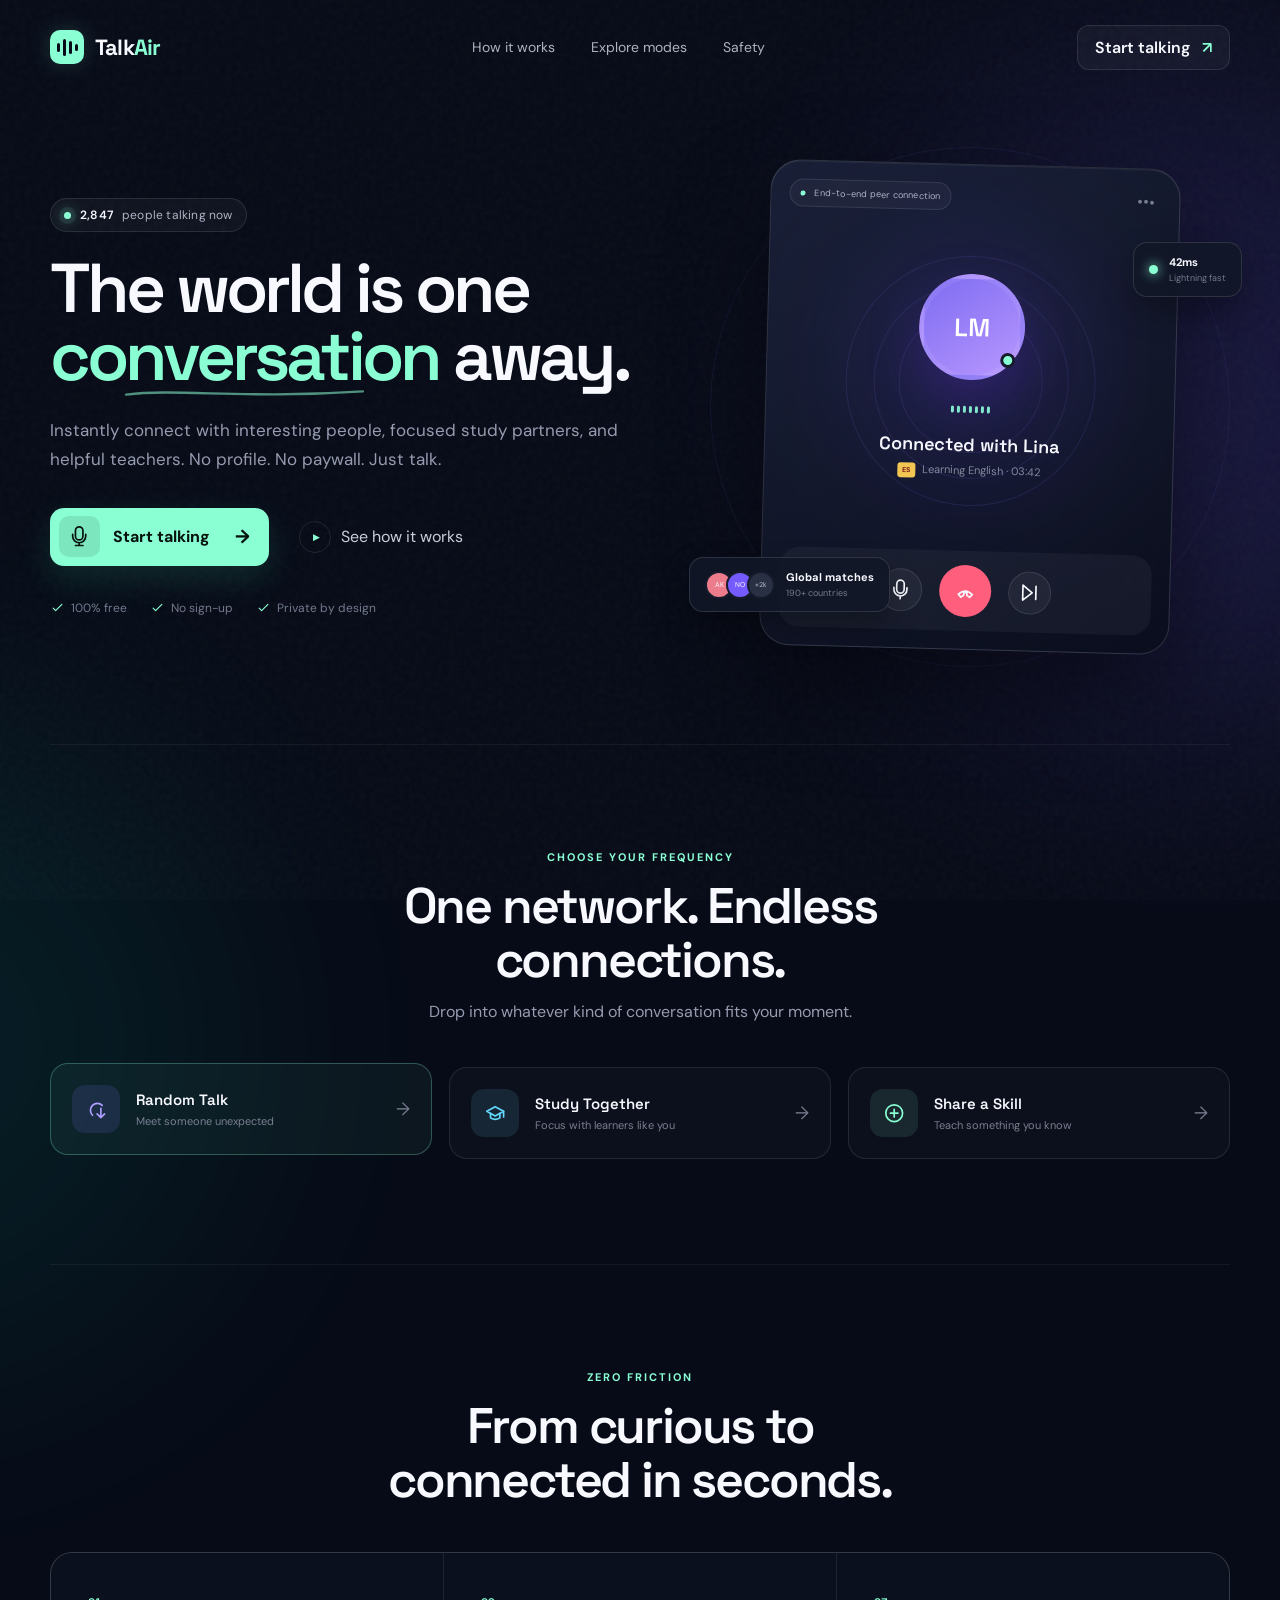
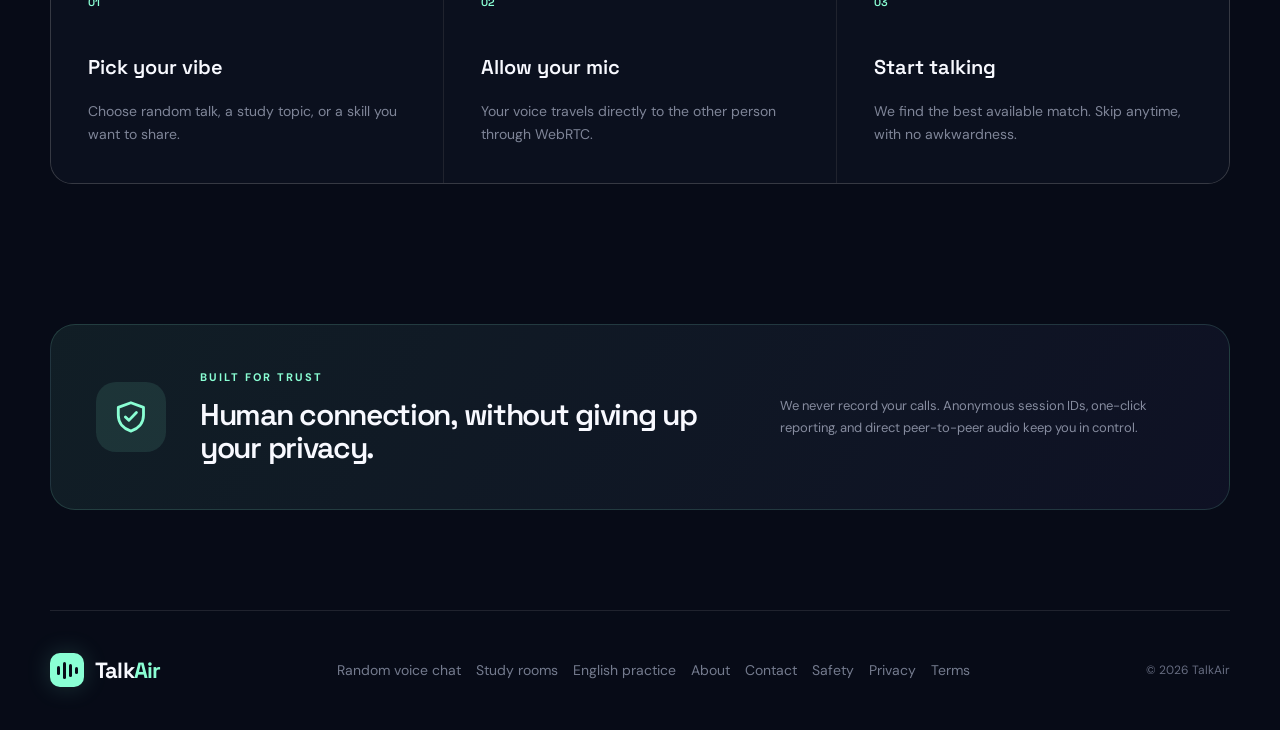
<file: index.html>
<!doctype html>
<html lang="en">
<head>
  <meta charset="UTF-8">
  <meta name="viewport" content="width=device-width, initial-scale=1.0">
  <meta name="theme-color" content="#070b17">
  <meta name="description" content="TalkAir is a free global voice network for random conversations, English speaking practice, online study partners and peer teaching.">
  <meta name="robots" content="index, follow, max-image-preview:large, max-snippet:-1, max-video-preview:-1">
  <meta property="og:type" content="website">
  <meta property="og:site_name" content="TalkAir">
  <meta property="og:title" content="TalkAir | Free Random Voice Chat & Study Partners">
  <meta property="og:description" content="Talk instantly and learn globally through free voice conversations, study matching and peer teaching.">
  <meta property="og:url" content="https://usmnashd1.github.io/TalkAir/">
  <meta property="og:image" content="https://usmnashd1.github.io/TalkAir/social-card.png">
  <meta property="og:image:width" content="1200">
  <meta property="og:image:height" content="630">
  <meta property="og:image:alt" content="TalkAir — Talk instantly. Learn globally.">
  <meta name="twitter:card" content="summary_large_image">
  <meta name="twitter:title" content="TalkAir | Free Random Voice Chat & Study Partners">
  <meta name="twitter:description" content="Free voice conversations, study partners and peer teaching without registration.">
  <meta name="twitter:image" content="https://usmnashd1.github.io/TalkAir/social-card.png">
  <link rel="canonical" href="https://usmnashd1.github.io/TalkAir/">
  <link rel="icon" href="favicon.svg" type="image/svg+xml">
  <link rel="manifest" href="site.webmanifest">
  <title>TalkAir | Free Random Voice Chat & Study Partners</title>
  <link rel="preconnect" href="https://fonts.googleapis.com">
  <link rel="preconnect" href="https://fonts.gstatic.com" crossorigin>
  <link href="https://fonts.googleapis.com/css2?family=DM+Sans:wght@400;500;600;700&family=Space+Grotesk:wght@500;600;700&display=swap" rel="stylesheet">
  <link rel="stylesheet" href="style.css">
  <script type="application/ld+json">
  {
    "@context": "https://schema.org",
    "@graph": [
      {"@type":"Organization","@id":"https://usmnashd1.github.io/TalkAir/#organization","name":"TalkAir","url":"https://usmnashd1.github.io/TalkAir/","logo":"https://usmnashd1.github.io/TalkAir/favicon.svg"},
      {"@type":"WebSite","@id":"https://usmnashd1.github.io/TalkAir/#website","url":"https://usmnashd1.github.io/TalkAir/","name":"TalkAir","description":"Free global voice conversations, study partners and skill sharing.","publisher":{"@id":"https://usmnashd1.github.io/TalkAir/#organization"},"inLanguage":"en"},
      {"@type":"WebPage","@id":"https://usmnashd1.github.io/TalkAir/#webpage","url":"https://usmnashd1.github.io/TalkAir/","name":"TalkAir | Free Random Voice Chat & Study Partners","isPartOf":{"@id":"https://usmnashd1.github.io/TalkAir/#website"},"about":{"@id":"https://usmnashd1.github.io/TalkAir/#organization"},"inLanguage":"en"}
    ]
  }
  </script>
</head>
<body>
  <div class="noise"></div>
  <div class="glow glow-one"></div>
  <div class="glow glow-two"></div>

  <header class="site-header">
    <a class="brand" href="#" aria-label="TalkAir home">
      <span class="brand-mark" aria-hidden="true">
        <i></i><i></i><i></i><i></i>
      </span>
      <span>Talk<span>Air</span></span>
    </a>
    <nav aria-label="Main navigation">
      <a href="#how-it-works">How it works</a>
      <a href="#modes">Explore modes</a>
      <a href="#safety">Safety</a>
    </nav>
    <button class="header-cta" data-start>Start talking <span>&nearr;</span></button>
  </header>

  <main>
    <section class="hero" aria-labelledby="hero-title">
      <div class="hero-copy">
        <div class="eyebrow"><span class="live-dot"></span><strong id="onlineCount">2,847</strong> people talking now</div>
        <h1 id="hero-title">The world is one <em>conversation</em> away.</h1>
        <p class="hero-lead">Instantly connect with interesting people, focused study partners, and helpful teachers. No profile. No paywall. Just talk.</p>
        <div class="hero-actions">
          <button class="primary-button" data-start>
            <span class="button-icon" aria-hidden="true">
              <svg viewBox="0 0 24 24"><path d="M12 2a4 4 0 0 0-4 4v6a4 4 0 0 0 8 0V6a4 4 0 0 0-4-4Z"/><path d="M5 10v2a7 7 0 0 0 14 0v-2M12 19v3M8 22h8"/></svg>
            </span>
            Start talking
            <span class="arrow">&rarr;</span>
          </button>
          <button class="text-button" id="exploreButton"><span class="play">&#9654;</span> See how it works</button>
        </div>
        <div class="trust-row">
          <span><svg viewBox="0 0 24 24"><path d="m5 13 4 4L19 7"/></svg> 100% free</span>
          <span><svg viewBox="0 0 24 24"><path d="m5 13 4 4L19 7"/></svg> No sign-up</span>
          <span><svg viewBox="0 0 24 24"><path d="m5 13 4 4L19 7"/></svg> Private by design</span>
        </div>
      </div>

      <div class="hero-visual" aria-label="TalkAir live conversation preview">
        <div class="orbit orbit-a"></div>
        <div class="orbit orbit-b"></div>
        <div class="preview-card">
          <div class="preview-head">
            <span class="secure-pill"><span></span> End-to-end peer connection</span>
            <button aria-label="More options">&bull;&bull;&bull;</button>
          </div>
          <div class="caller-stage">
            <div class="pulse-ring ring-three"></div>
            <div class="pulse-ring ring-two"></div>
            <div class="pulse-ring ring-one"></div>
            <div class="avatar avatar-main"><span>LM</span><i></i></div>
            <div class="sound-bars" aria-hidden="true">
              <i></i><i></i><i></i><i></i><i></i><i></i><i></i>
            </div>
            <h2>Connected with Lina</h2>
            <p><span class="flag">ES</span> Learning English &middot; 03:42</p>
          </div>
          <div class="preview-controls">
            <button aria-label="Mute microphone"><svg viewBox="0 0 24 24"><path d="M12 2a4 4 0 0 0-4 4v6a4 4 0 0 0 8 0V6a4 4 0 0 0-4-4Z"/><path d="M5 10v2a7 7 0 0 0 14 0v-2M12 19v3"/></svg></button>
            <button class="end-preview" aria-label="End call"><svg viewBox="0 0 24 24"><path d="M4.5 15.5c4.9-4.7 10.1-4.7 15 0l-2.8 3-3-2v-3h-3.4v3l-3 2-2.8-3Z"/></svg></button>
            <button aria-label="Next person"><svg viewBox="0 0 24 24"><path d="m5 4 10 8L5 20V4ZM19 5v14"/></svg></button>
          </div>
        </div>
        <div class="floating-card match-card">
          <div class="mini-avatars"><span>AK</span><span>NO</span><span>+2k</span></div>
          <div><strong>Global matches</strong><small>190+ countries</small></div>
        </div>
        <div class="floating-card latency-card"><i></i><div><strong>42ms</strong><small>Lightning fast</small></div></div>
      </div>
    </section>

    <section class="mode-section" id="modes">
      <div class="section-heading">
        <span class="kicker">Choose your frequency</span>
        <h2>One network. Endless connections.</h2>
        <p>Drop into whatever kind of conversation fits your moment.</p>
      </div>
      <div class="mode-grid">
        <button class="mode-card active" data-mode="random">
          <span class="mode-icon violet"><svg viewBox="0 0 24 24"><path d="M8 18.5A7 7 0 1 1 18.5 8M13 17l4 4 4-4M17 21V11"/></svg></span>
          <span class="mode-copy"><strong>Random Talk</strong><small>Meet someone unexpected</small></span>
          <span class="mode-arrow">&rarr;</span>
        </button>
        <button class="mode-card" data-mode="study">
          <span class="mode-icon cyan"><svg viewBox="0 0 24 24"><path d="m3 10 9-5 9 5-9 5-9-5Z"/><path d="M7 12.5V17c3 2 7 2 10 0v-4.5M21 10v6"/></svg></span>
          <span class="mode-copy"><strong>Study Together</strong><small>Focus with learners like you</small></span>
          <span class="mode-arrow">&rarr;</span>
        </button>
        <button class="mode-card" data-mode="teach">
          <span class="mode-icon green"><svg viewBox="0 0 24 24"><path d="M12 21a9 9 0 1 0 0-18 9 9 0 0 0 0 18Z"/><path d="M8 12h8M12 8v8"/></svg></span>
          <span class="mode-copy"><strong>Share a Skill</strong><small>Teach something you know</small></span>
          <span class="mode-arrow">&rarr;</span>
        </button>
      </div>
    </section>

    <section class="steps-section" id="how-it-works">
      <div class="section-heading compact">
        <span class="kicker">Zero friction</span>
        <h2>From curious to connected in seconds.</h2>
      </div>
      <div class="steps-grid">
        <article><span>01</span><h3>Pick your vibe</h3><p>Choose random talk, a study topic, or a skill you want to share.</p></article>
        <article><span>02</span><h3>Allow your mic</h3><p>Your voice travels directly to the other person through WebRTC.</p></article>
        <article><span>03</span><h3>Start talking</h3><p>We find the best available match. Skip anytime, with no awkwardness.</p></article>
      </div>
    </section>

    <section class="safety-banner" id="safety">
      <div class="shield"><svg viewBox="0 0 24 24"><path d="M12 3 20 6v5c0 5-3.4 8.6-8 10-4.6-1.4-8-5-8-10V6l8-3Z"/><path d="m8.5 12 2.2 2.2 4.8-5"/></svg></div>
      <div><span class="kicker">Built for trust</span><h2>Human connection, without giving up your privacy.</h2></div>
      <p>We never record your calls. Anonymous session IDs, one-click reporting, and direct peer-to-peer audio keep you in control.</p>
    </section>
  </main>

  <footer class="home-footer">
    <a class="brand" href="./"><span class="brand-mark"><i></i><i></i><i></i><i></i></span><span>Talk<span>Air</span></span></a>
    <nav class="home-footer-links" aria-label="Footer navigation"><a href="random-voice-chat/">Random voice chat</a><a href="study-room-online/">Study rooms</a><a href="learn-english-speaking/">English practice</a><a href="about/">About</a><a href="contact/">Contact</a><a href="safety/">Safety</a><a href="privacy/">Privacy</a><a href="terms/">Terms</a></nav>
    <span>&copy; 2026 TalkAir</span>
  </footer>

  <div class="app-overlay" id="appOverlay" aria-hidden="true">
    <div class="call-app">
      <header class="app-header">
        <a class="brand" href="#"><span class="brand-mark"><i></i><i></i><i></i><i></i></span><span>Talk<span>Air</span></span></a>
        <div class="connection-pill"><i id="connectionDot"></i><span id="connectionLabel">Getting ready</span></div>
        <button class="close-app" id="closeApp" aria-label="Close TalkAir">&times;</button>
      </header>

      <section class="setup-view" id="setupView">
        <div class="setup-copy">
          <span class="kicker">Your next conversation</span>
          <h2>What are you here for?</h2>
          <p>Choose a mode and we’ll tune your match.</p>
        </div>
        <div class="setup-modes" role="radiogroup" aria-label="Conversation mode">
          <button class="setup-mode selected" data-setup-mode="random"><span>01</span><strong>Random talk</strong><small>Surprise me</small></button>
          <button class="setup-mode" data-setup-mode="study"><span>02</span><strong>Study</strong><small>Find a focus partner</small></button>
          <button class="setup-mode" data-setup-mode="teach"><span>03</span><strong>Teach</strong><small>Share what you know</small></button>
        </div>
        <div class="topic-picker" id="topicPicker" hidden>
          <label for="topicSelect">Choose a topic</label>
          <select id="topicSelect">
            <option value="English">English speaking</option>
            <option value="IELTS">IELTS prep</option>
            <option value="Coding">Coding</option>
            <option value="Mathematics">Mathematics</option>
            <option value="Science">Science</option>
            <option value="Career">Career advice</option>
          </select>
        </div>
        <button class="primary-button setup-start" id="joinButton"><span class="button-icon"><svg viewBox="0 0 24 24"><path d="M12 2a4 4 0 0 0-4 4v6a4 4 0 0 0 8 0V6a4 4 0 0 0-4-4Z"/><path d="M5 10v2a7 7 0 0 0 14 0v-2M12 19v3M8 22h8"/></svg></span><span id="joinLabel">Allow mic &amp; find a match</span><span class="arrow">&rarr;</span></button>
        <p class="permission-note"><svg viewBox="0 0 24 24"><path d="M7 11V8a5 5 0 0 1 10 0v3M5 11h14v10H5V11Z"/></svg> Your calls are never recorded.</p>
      </section>

      <section class="call-view" id="callView" hidden>
        <div class="call-main">
          <div class="call-status"><span id="callMode">Random talk</span><i></i><time id="callTimer">00:00</time></div>
          <div class="call-person">
            <div class="search-radar" id="searchRadar"><i></i><i></i><i></i></div>
            <div class="avatar call-avatar" id="callAvatar"><span id="avatarText">?</span><i></i></div>
            <div class="live-wave" id="liveWave"><i></i><i></i><i></i><i></i><i></i><i></i><i></i><i></i><i></i></div>
            <h2 id="peerName">Searching the airwaves...</h2>
            <p id="peerMeta">Finding someone available right now</p>
            <button class="enable-audio" id="enableAudio" hidden>Enable call audio</button>
          </div>
          <div class="call-controls">
            <button id="muteButton"><span><svg viewBox="0 0 24 24"><path d="M12 2a4 4 0 0 0-4 4v6a4 4 0 0 0 8 0V6a4 4 0 0 0-4-4Z"/><path d="M5 10v2a7 7 0 0 0 14 0v-2M12 19v3M8 22h8"/></svg></span><small>Mute</small></button>
            <button class="next-button" id="nextButton"><span><svg viewBox="0 0 24 24"><path d="m5 4 10 8L5 20V4ZM19 5v14"/></svg></span><small>Next</small></button>
            <button id="reportButton"><span><svg viewBox="0 0 24 24"><path d="M5 21V4M5 5h11l-2 4 2 4H5"/></svg></span><small>Report</small></button>
          </div>
        </div>
        <aside class="chat-panel">
          <div class="chat-head"><div><strong>Live chat</strong><span>Text is cleared after the call</span></div><button id="toggleChat" aria-label="Close chat">&times;</button></div>
          <div class="messages" id="messages"><div class="system-message">You’re anonymous. Be kind and don’t share personal information.</div></div>
          <form class="message-form" id="messageForm"><input id="messageInput" maxlength="280" placeholder="Type a message..." autocomplete="off"><button aria-label="Send message"><svg viewBox="0 0 24 24"><path d="m4 4 17 8-17 8 3-8-3-8Zm3 8h14"/></svg></button></form>
        </aside>
        <button class="mobile-chat-button" id="mobileChatButton" aria-label="Open chat"><svg viewBox="0 0 24 24"><path d="M21 15a4 4 0 0 1-4 4H8l-5 3V7a4 4 0 0 1 4-4h10a4 4 0 0 1 4 4v8Z"/></svg><span id="unreadBadge" hidden>0</span></button>
      </section>
    </div>
  </div>

  <div class="toast" id="toast" role="status"></div>
  <audio id="remoteAudio" autoplay></audio>
  <script src="config.js"></script>
  <script src="analytics.js"></script>
  <script src="app.js"></script>
</body>
</html>
</file>
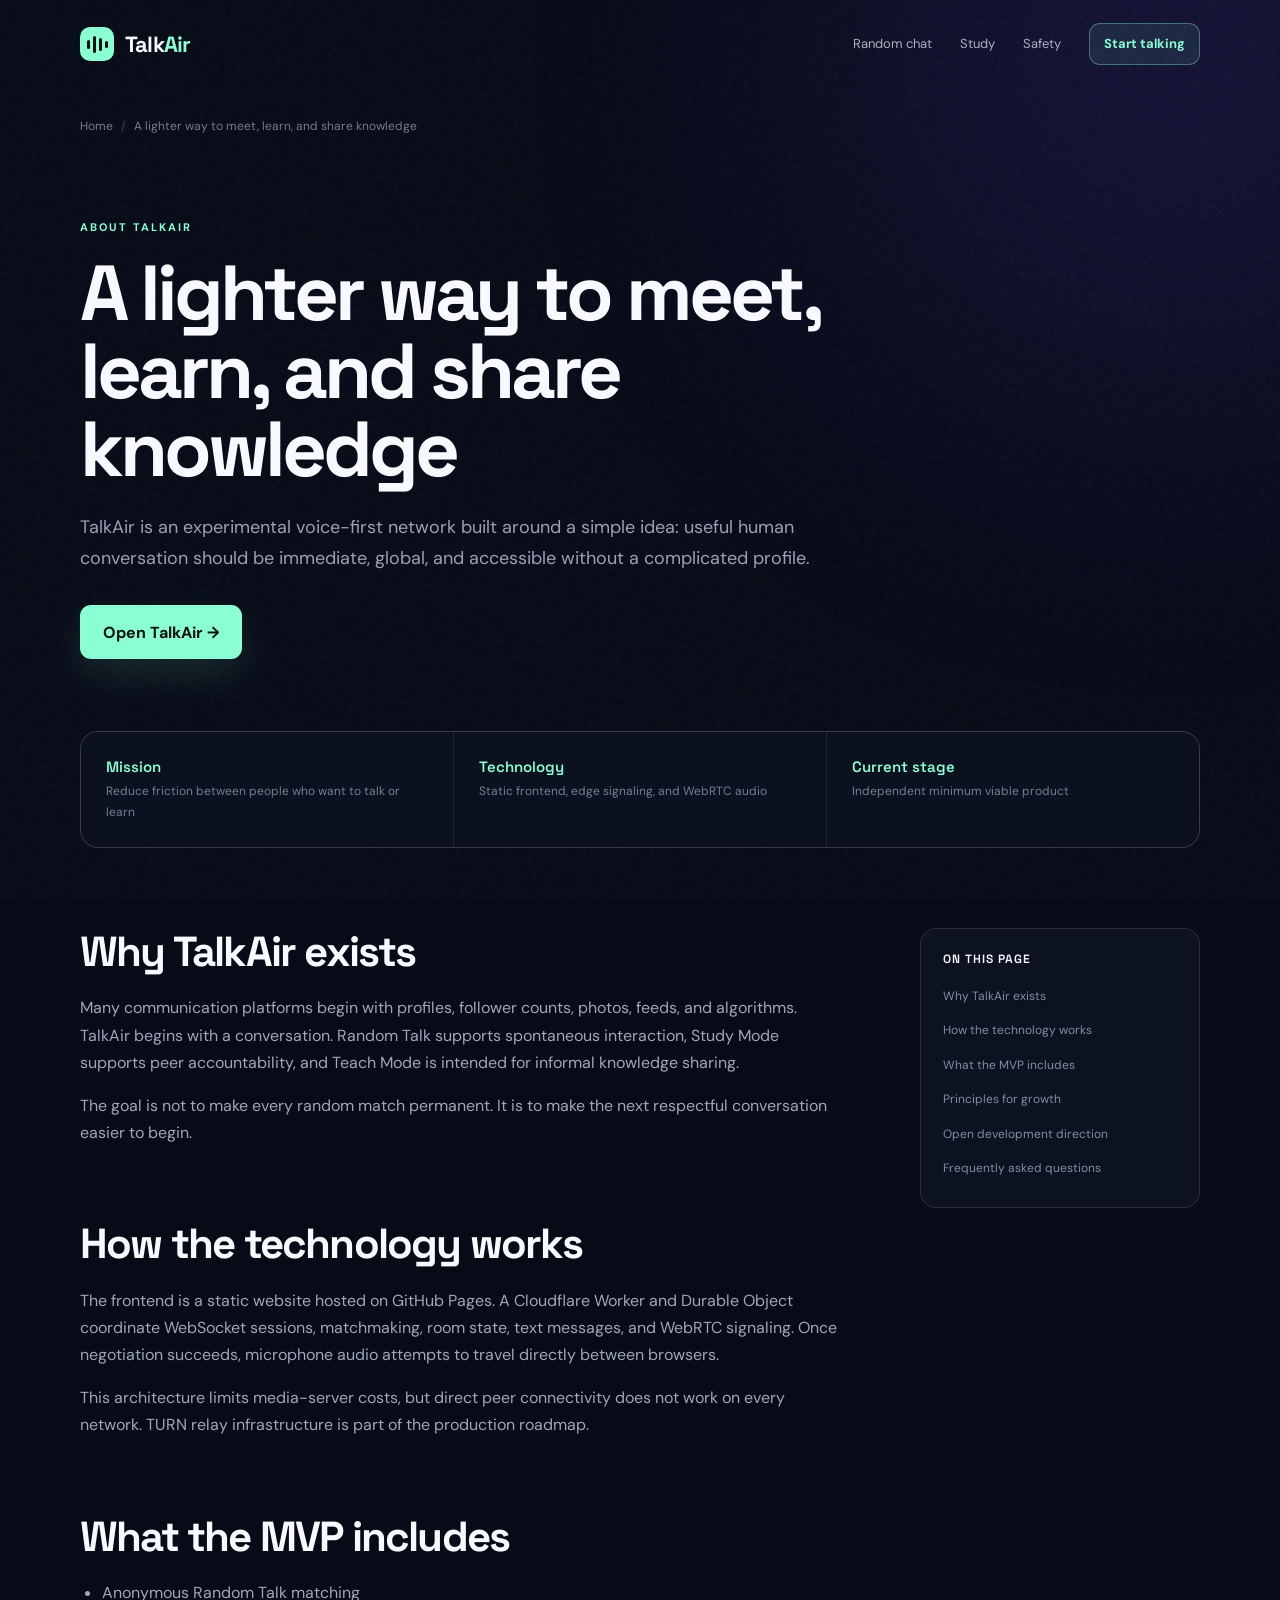
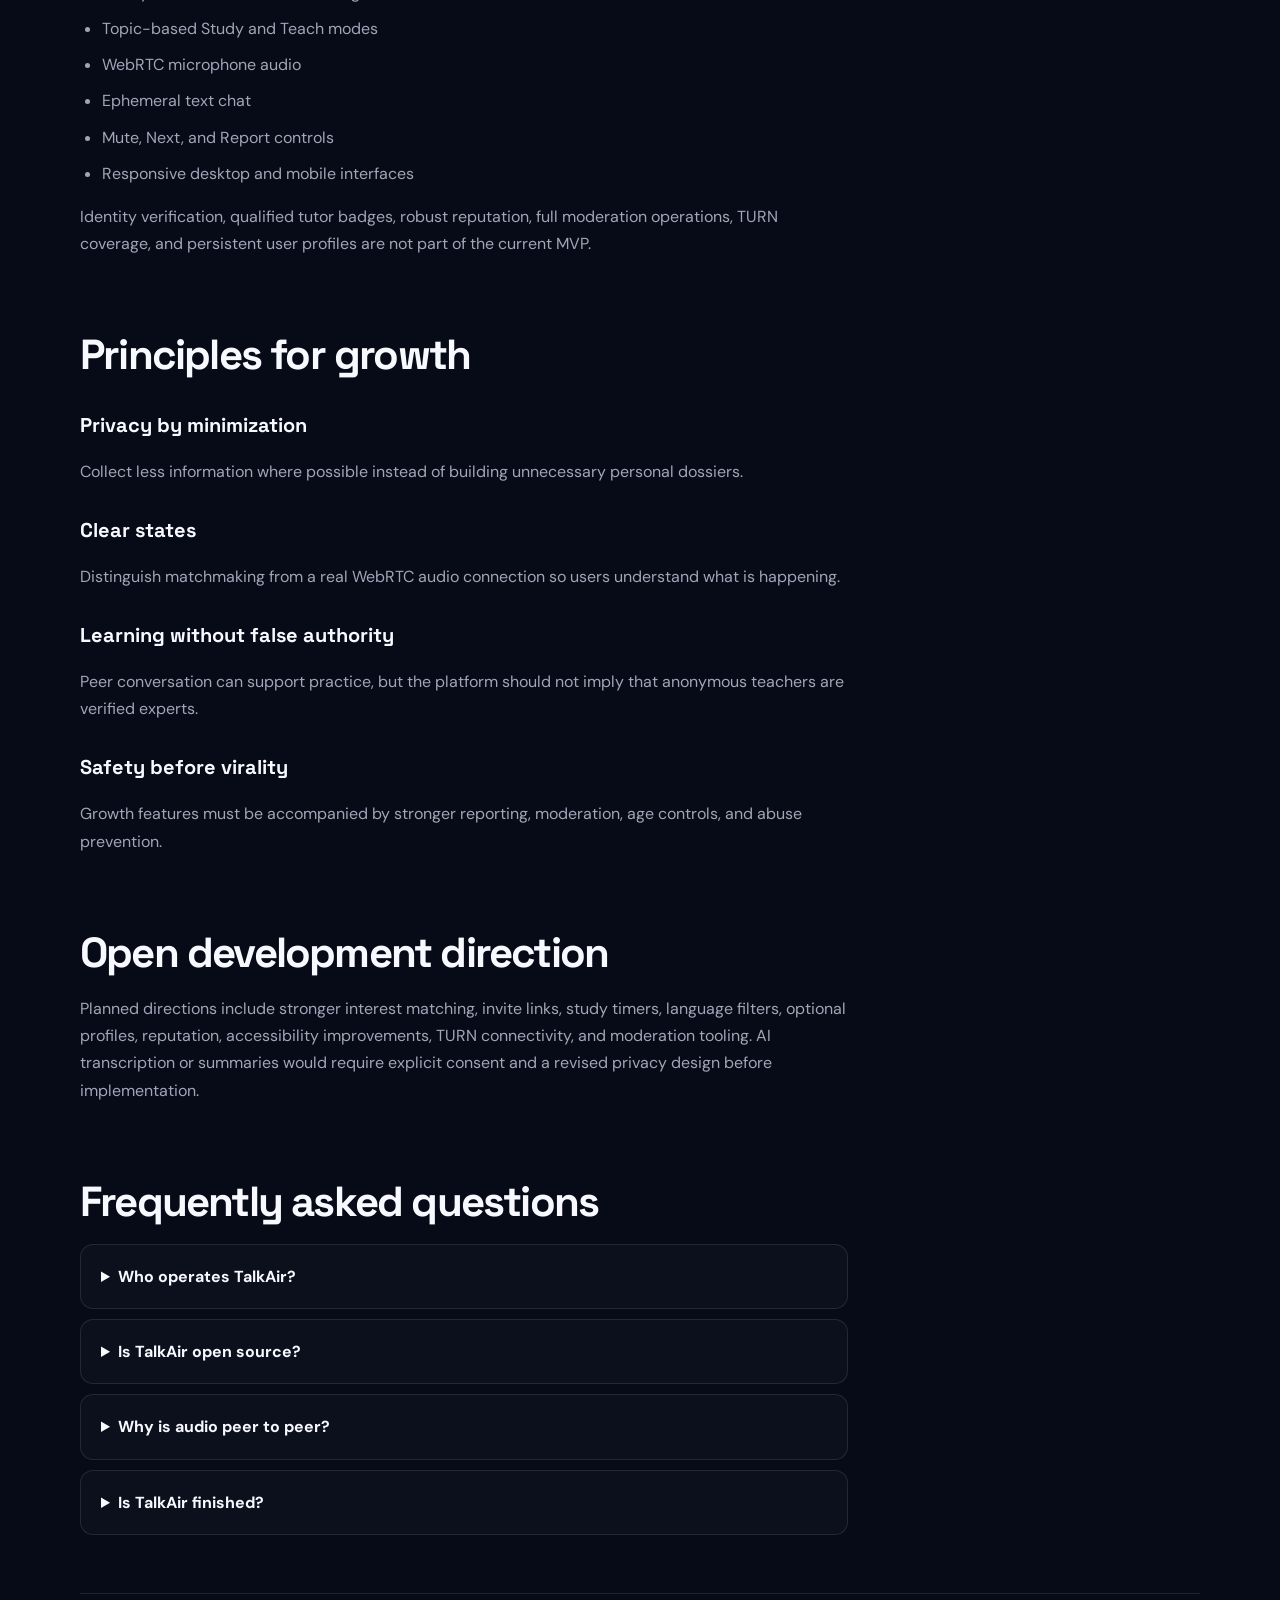
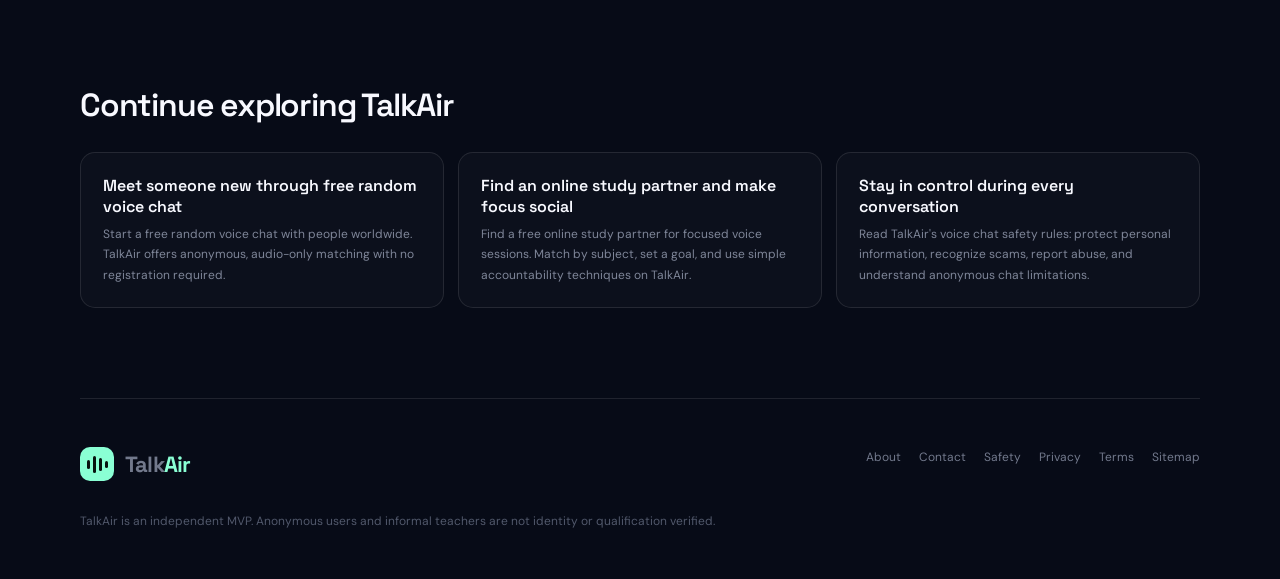
<file: about/index.html>
<!doctype html>
<html lang="en">
<head>
  <meta charset="UTF-8">
  <meta name="viewport" content="width=device-width, initial-scale=1.0">
  <meta name="theme-color" content="#070b17">
  <meta name="description" content="Learn why TalkAir combines anonymous voice chat, study partners and peer teaching in a free WebRTC-powered global network.">
  <meta name="robots" content="index, follow, max-image-preview:large, max-snippet:-1, max-video-preview:-1">
  <meta property="og:type" content="website">
  <meta property="og:site_name" content="TalkAir">
  <meta property="og:title" content="About TalkAir | Free Global Voice & Learning Network">
  <meta property="og:description" content="Learn why TalkAir combines anonymous voice chat, study partners and peer teaching in a free WebRTC-powered global network.">
  <meta property="og:url" content="https://usmnashd1.github.io/TalkAir/about/">
  <meta property="og:image" content="https://usmnashd1.github.io/TalkAir/social-card.png">
  <meta property="og:image:width" content="1200">
  <meta property="og:image:height" content="630">
  <meta property="og:image:alt" content="TalkAir — Talk instantly. Learn globally.">
  <meta name="twitter:card" content="summary_large_image">
  <meta name="twitter:title" content="About TalkAir | Free Global Voice & Learning Network">
  <meta name="twitter:description" content="Learn why TalkAir combines anonymous voice chat, study partners and peer teaching in a free WebRTC-powered global network.">
  <meta name="twitter:image" content="https://usmnashd1.github.io/TalkAir/social-card.png">
  <link rel="canonical" href="https://usmnashd1.github.io/TalkAir/about/">
  <link rel="icon" href="../favicon.svg" type="image/svg+xml">
  <link rel="manifest" href="../site.webmanifest">
  <link rel="preconnect" href="https://fonts.googleapis.com">
  <link rel="preconnect" href="https://fonts.gstatic.com" crossorigin>
  <link href="https://fonts.googleapis.com/css2?family=DM+Sans:wght@400;500;600;700&family=Space+Grotesk:wght@500;600;700&display=swap" rel="stylesheet">
  <link rel="stylesheet" href="../seo.css">
  <title>About TalkAir | Free Global Voice & Learning Network</title>
  <script type="application/ld+json">{"@context":"https://schema.org","@graph":[{"@type":"WebPage","@id":"https://usmnashd1.github.io/TalkAir/about/#webpage","url":"https://usmnashd1.github.io/TalkAir/about/","name":"About TalkAir | Free Global Voice & Learning Network","description":"Learn why TalkAir combines anonymous voice chat, study partners and peer teaching in a free WebRTC-powered global network.","isPartOf":{"@id":"https://usmnashd1.github.io/TalkAir/#website"},"inLanguage":"en"},{"@type":"BreadcrumbList","itemListElement":[{"@type":"ListItem","position":1,"name":"Home","item":"https://usmnashd1.github.io/TalkAir/"},{"@type":"ListItem","position":2,"name":"A lighter way to meet, learn, and share knowledge","item":"https://usmnashd1.github.io/TalkAir/about/"}]},{"@type":"FAQPage","mainEntity":[{"@type":"Question","name":"Who operates TalkAir?","acceptedAnswer":{"@type":"Answer","text":"TalkAir is currently an independent MVP. Formal operator details must be published before a broad commercial launch."}},{"@type":"Question","name":"Is TalkAir open source?","acceptedAnswer":{"@type":"Answer","text":"The current deployment is hosted from a GitHub repository, but licensing terms should be checked in that repository before reuse."}},{"@type":"Question","name":"Why is audio peer to peer?","acceptedAnswer":{"@type":"Answer","text":"Direct WebRTC audio reduces central media bandwidth and can improve latency, though some networks require a TURN relay."}},{"@type":"Question","name":"Is TalkAir finished?","acceptedAnswer":{"@type":"Answer","text":"No. It is an MVP and still requires stronger moderation, legal review, TURN coverage, and production operations."}}]}]}</script>
</head>
<body>
  <div class="noise"></div><div class="page-glow"></div>
  <header class="site-header">
    <a class="brand" href="../" aria-label="TalkAir home"><span class="brand-mark" aria-hidden="true"><i></i><i></i><i></i><i></i></span><span>Talk<strong>Air</strong></span></a>
    <nav class="site-nav" aria-label="Primary navigation"><a href="../random-voice-chat/">Random chat</a><a href="../study-room-online/">Study</a><a href="../safety/">Safety</a><a class="nav-cta" href="../">Start talking</a></nav>
  </header>
  <main>
    <nav class="breadcrumbs" aria-label="Breadcrumb"><ol><li><a href="../">Home</a></li><li aria-current="page">A lighter way to meet, learn, and share knowledge</li></ol></nav>
    <article>
      <header class="article-hero"><span class="kicker">About TalkAir</span><h1>A lighter way to meet, learn, and share knowledge</h1><p>TalkAir is an experimental voice-first network built around a simple idea: useful human conversation should be immediate, global, and accessible without a complicated profile.</p><a class="primary-cta" href="../">Open TalkAir &rarr;</a></header>
      <div class="quick-facts"><div><strong>Mission</strong><span>Reduce friction between people who want to talk or learn</span></div><div><strong>Technology</strong><span>Static frontend, edge signaling, and WebRTC audio</span></div><div><strong>Current stage</strong><span>Independent minimum viable product</span></div></div>
      <div class="content-layout"><div class="article-content"><section id="section-1"><h2>Why TalkAir exists</h2><p>Many communication platforms begin with profiles, follower counts, photos, feeds, and algorithms. TalkAir begins with a conversation. Random Talk supports spontaneous interaction, Study Mode supports peer accountability, and Teach Mode is intended for informal knowledge sharing.</p><p>The goal is not to make every random match permanent. It is to make the next respectful conversation easier to begin.</p></section>
<section id="section-2"><h2>How the technology works</h2><p>The frontend is a static website hosted on GitHub Pages. A Cloudflare Worker and Durable Object coordinate WebSocket sessions, matchmaking, room state, text messages, and WebRTC signaling. Once negotiation succeeds, microphone audio attempts to travel directly between browsers.</p><p>This architecture limits media-server costs, but direct peer connectivity does not work on every network. TURN relay infrastructure is part of the production roadmap.</p></section>
<section id="section-3"><h2>What the MVP includes</h2><ul><li>Anonymous Random Talk matching</li><li>Topic-based Study and Teach modes</li><li>WebRTC microphone audio</li><li>Ephemeral text chat</li><li>Mute, Next, and Report controls</li><li>Responsive desktop and mobile interfaces</li></ul><p>Identity verification, qualified tutor badges, robust reputation, full moderation operations, TURN coverage, and persistent user profiles are not part of the current MVP.</p></section>
<section id="section-4"><h2>Principles for growth</h2><h3>Privacy by minimization</h3><p>Collect less information where possible instead of building unnecessary personal dossiers.</p><h3>Clear states</h3><p>Distinguish matchmaking from a real WebRTC audio connection so users understand what is happening.</p><h3>Learning without false authority</h3><p>Peer conversation can support practice, but the platform should not imply that anonymous teachers are verified experts.</p><h3>Safety before virality</h3><p>Growth features must be accompanied by stronger reporting, moderation, age controls, and abuse prevention.</p></section>
<section id="section-5"><h2>Open development direction</h2><p>Planned directions include stronger interest matching, invite links, study timers, language filters, optional profiles, reputation, accessibility improvements, TURN connectivity, and moderation tooling. AI transcription or summaries would require explicit consent and a revised privacy design before implementation.</p></section><section id="faq"><h2>Frequently asked questions</h2><div class="faq-list"><details><summary>Who operates TalkAir?</summary><p>TalkAir is currently an independent MVP. Formal operator details must be published before a broad commercial launch.</p></details>
<details><summary>Is TalkAir open source?</summary><p>The current deployment is hosted from a GitHub repository, but licensing terms should be checked in that repository before reuse.</p></details>
<details><summary>Why is audio peer to peer?</summary><p>Direct WebRTC audio reduces central media bandwidth and can improve latency, though some networks require a TURN relay.</p></details>
<details><summary>Is TalkAir finished?</summary><p>No. It is an MVP and still requires stronger moderation, legal review, TURN coverage, and production operations.</p></details></div></section></div><aside class="page-toc" aria-label="On this page"><strong>On this page</strong><a href="#section-1">Why TalkAir exists</a>
<a href="#section-2">How the technology works</a>
<a href="#section-3">What the MVP includes</a>
<a href="#section-4">Principles for growth</a>
<a href="#section-5">Open development direction</a><a href="#faq">Frequently asked questions</a></aside></div>
    </article>
    <section class="related" aria-labelledby="related-title"><h2 id="related-title">Continue exploring TalkAir</h2><div class="related-grid"><a class="related-card" href="../random-voice-chat/"><strong>Meet someone new through free random voice chat</strong><span>Start a free random voice chat with people worldwide. TalkAir offers anonymous, audio-only matching with no registration required.</span></a>
<a class="related-card" href="../study-room-online/"><strong>Find an online study partner and make focus social</strong><span>Find a free online study partner for focused voice sessions. Match by subject, set a goal, and use simple accountability techniques on TalkAir.</span></a>
<a class="related-card" href="../safety/"><strong>Stay in control during every conversation</strong><span>Read TalkAir's voice chat safety rules: protect personal information, recognize scams, report abuse, and understand anonymous chat limitations.</span></a></div></section>
  </main>
  <footer class="site-footer"><a class="brand" href="../"><span class="brand-mark" aria-hidden="true"><i></i><i></i><i></i><i></i></span><span>Talk<strong>Air</strong></span></a><nav class="footer-links" aria-label="Footer navigation"><a href="../about/">About</a><a href="../contact/">Contact</a><a href="../safety/">Safety</a><a href="../privacy/">Privacy</a><a href="../terms/">Terms</a><a href="../sitemap.xml">Sitemap</a></nav><p class="footer-note">TalkAir is an independent MVP. Anonymous users and informal teachers are not identity or qualification verified.</p></footer>
  <script src="../config.js"></script>
  <script src="../analytics.js"></script>
</body>
</html>
</file>
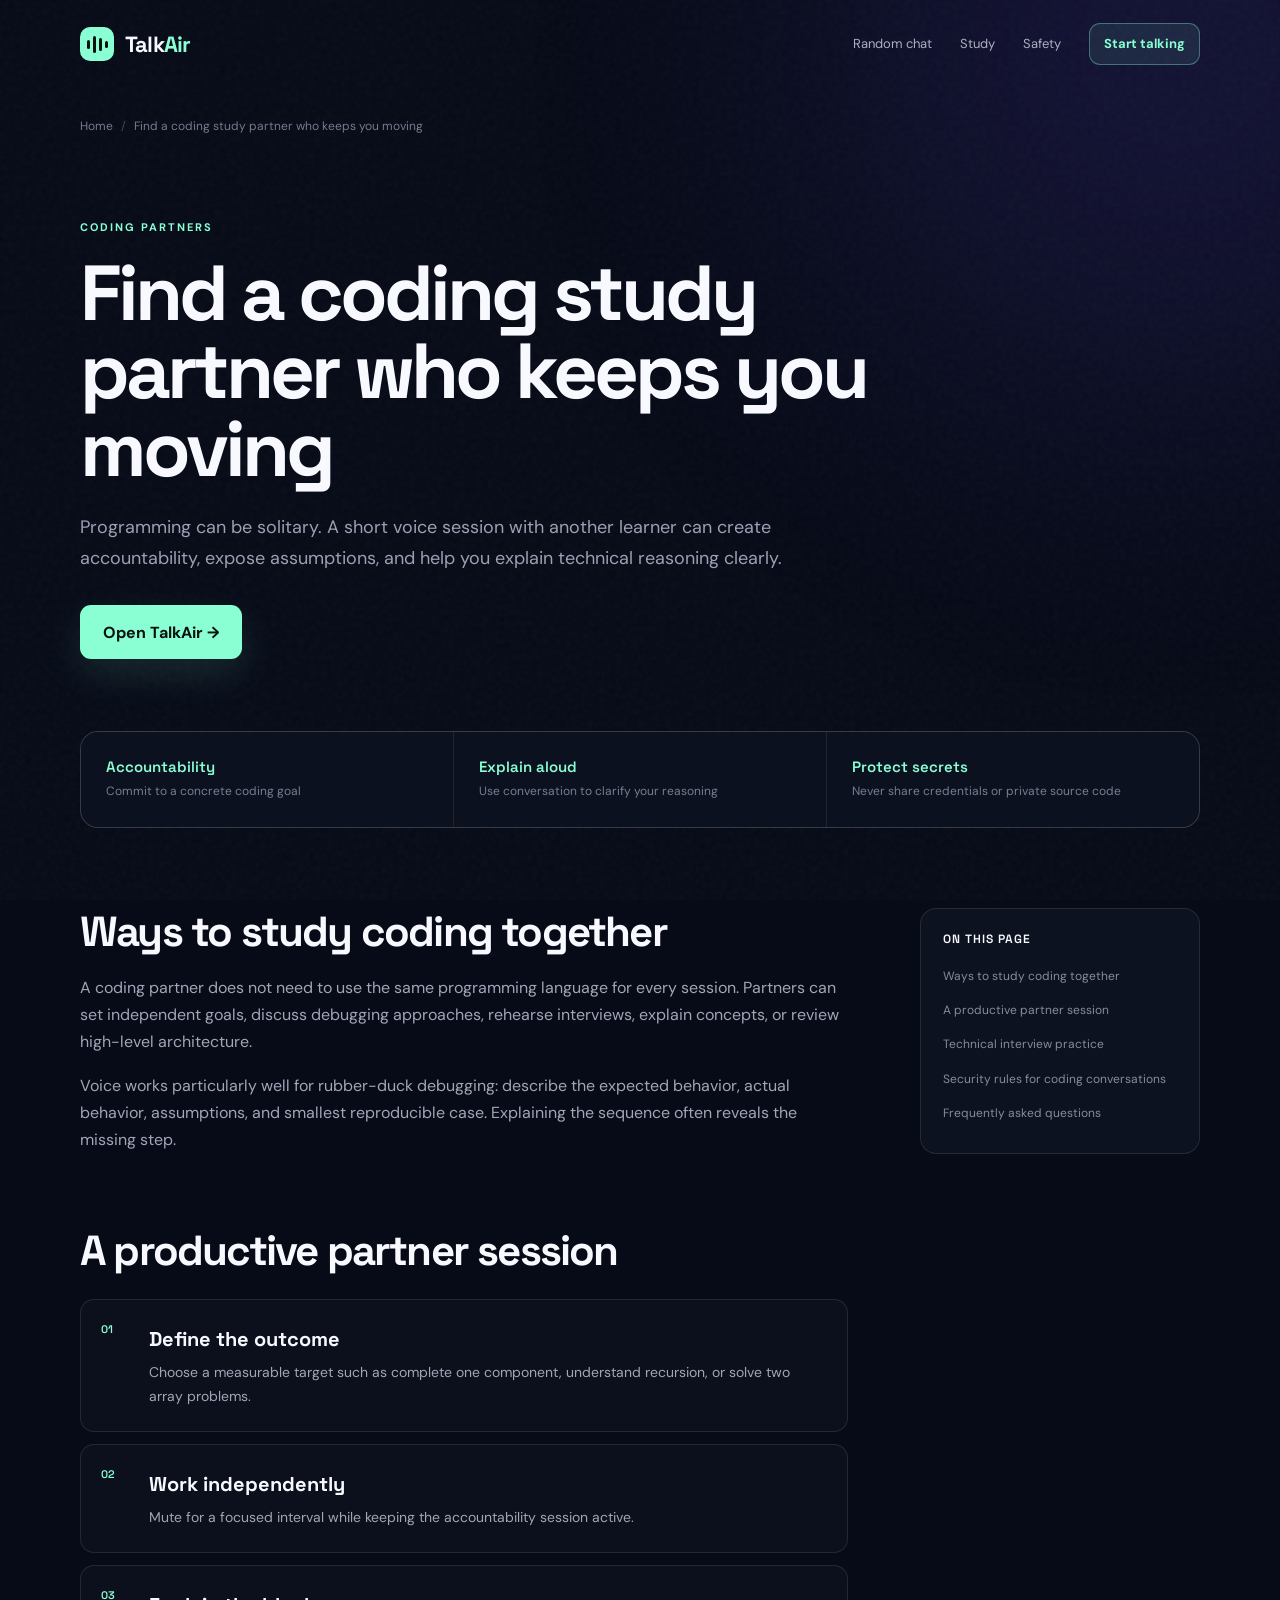
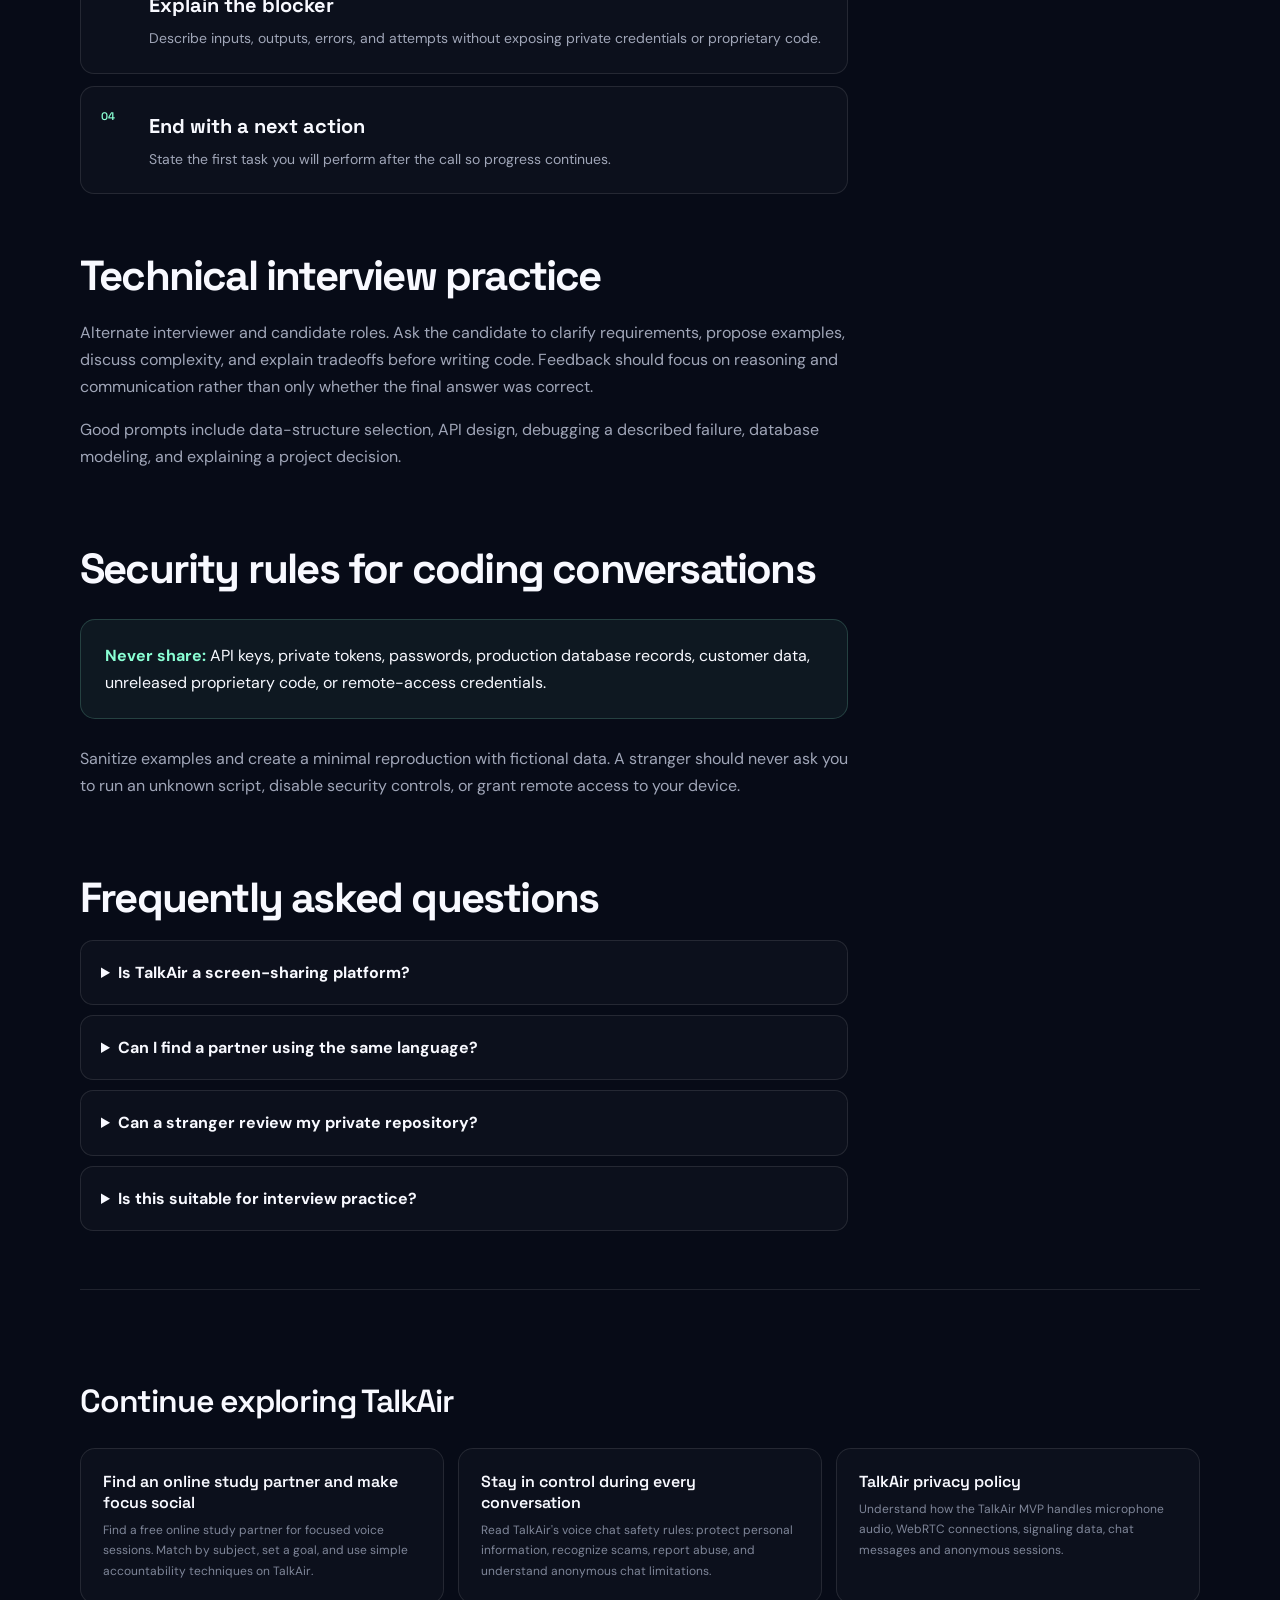
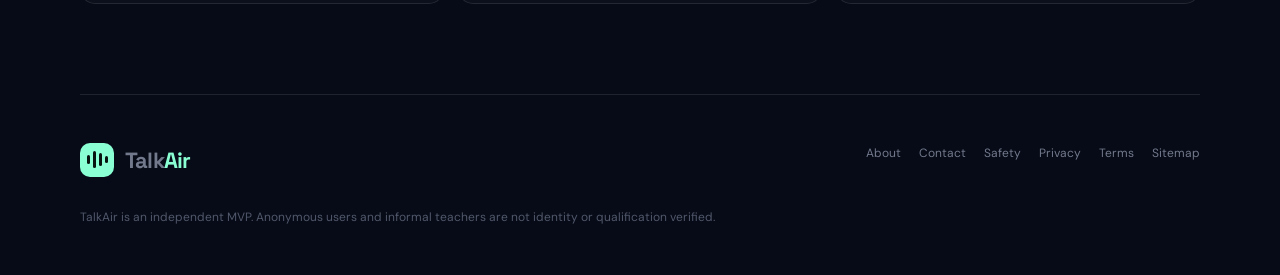
<file: coding-study-partner/index.html>
<!doctype html>
<html lang="en">
<head>
  <meta charset="UTF-8">
  <meta name="viewport" content="width=device-width, initial-scale=1.0">
  <meta name="theme-color" content="#070b17">
  <meta name="description" content="Find a free coding study partner for accountability, debugging discussion and technical interview practice through TalkAir voice matching.">
  <meta name="robots" content="index, follow, max-image-preview:large, max-snippet:-1, max-video-preview:-1">
  <meta property="og:type" content="website">
  <meta property="og:site_name" content="TalkAir">
  <meta property="og:title" content="Find a Coding Study Partner Online Free | TalkAir">
  <meta property="og:description" content="Find a free coding study partner for accountability, debugging discussion and technical interview practice through TalkAir voice matching.">
  <meta property="og:url" content="https://usmnashd1.github.io/TalkAir/coding-study-partner/">
  <meta property="og:image" content="https://usmnashd1.github.io/TalkAir/social-card.png">
  <meta property="og:image:width" content="1200">
  <meta property="og:image:height" content="630">
  <meta property="og:image:alt" content="TalkAir — Talk instantly. Learn globally.">
  <meta name="twitter:card" content="summary_large_image">
  <meta name="twitter:title" content="Find a Coding Study Partner Online Free | TalkAir">
  <meta name="twitter:description" content="Find a free coding study partner for accountability, debugging discussion and technical interview practice through TalkAir voice matching.">
  <meta name="twitter:image" content="https://usmnashd1.github.io/TalkAir/social-card.png">
  <link rel="canonical" href="https://usmnashd1.github.io/TalkAir/coding-study-partner/">
  <link rel="icon" href="../favicon.svg" type="image/svg+xml">
  <link rel="manifest" href="../site.webmanifest">
  <link rel="preconnect" href="https://fonts.googleapis.com">
  <link rel="preconnect" href="https://fonts.gstatic.com" crossorigin>
  <link href="https://fonts.googleapis.com/css2?family=DM+Sans:wght@400;500;600;700&family=Space+Grotesk:wght@500;600;700&display=swap" rel="stylesheet">
  <link rel="stylesheet" href="../seo.css">
  <title>Find a Coding Study Partner Online Free | TalkAir</title>
  <script type="application/ld+json">{"@context":"https://schema.org","@graph":[{"@type":"WebPage","@id":"https://usmnashd1.github.io/TalkAir/coding-study-partner/#webpage","url":"https://usmnashd1.github.io/TalkAir/coding-study-partner/","name":"Find a Coding Study Partner Online Free | TalkAir","description":"Find a free coding study partner for accountability, debugging discussion and technical interview practice through TalkAir voice matching.","isPartOf":{"@id":"https://usmnashd1.github.io/TalkAir/#website"},"inLanguage":"en"},{"@type":"BreadcrumbList","itemListElement":[{"@type":"ListItem","position":1,"name":"Home","item":"https://usmnashd1.github.io/TalkAir/"},{"@type":"ListItem","position":2,"name":"Find a coding study partner who keeps you moving","item":"https://usmnashd1.github.io/TalkAir/coding-study-partner/"}]},{"@type":"FAQPage","mainEntity":[{"@type":"Question","name":"Is TalkAir a screen-sharing platform?","acceptedAnswer":{"@type":"Answer","text":"No. The current MVP is voice and text only."}},{"@type":"Question","name":"Can I find a partner using the same language?","acceptedAnswer":{"@type":"Answer","text":"The current topic is Coding broadly. More detailed language and framework filters are planned."}},{"@type":"Question","name":"Can a stranger review my private repository?","acceptedAnswer":{"@type":"Answer","text":"Do not provide access to private or proprietary code. Use sanitized examples and public snippets you are allowed to share."}},{"@type":"Question","name":"Is this suitable for interview practice?","acceptedAnswer":{"@type":"Answer","text":"Yes, partners can rehearse technical explanations and mock questions, but TalkAir does not verify interviewer expertise."}}]}]}</script>
</head>
<body>
  <div class="noise"></div><div class="page-glow"></div>
  <header class="site-header">
    <a class="brand" href="../" aria-label="TalkAir home"><span class="brand-mark" aria-hidden="true"><i></i><i></i><i></i><i></i></span><span>Talk<strong>Air</strong></span></a>
    <nav class="site-nav" aria-label="Primary navigation"><a href="../random-voice-chat/">Random chat</a><a href="../study-room-online/">Study</a><a href="../safety/">Safety</a><a class="nav-cta" href="../">Start talking</a></nav>
  </header>
  <main>
    <nav class="breadcrumbs" aria-label="Breadcrumb"><ol><li><a href="../">Home</a></li><li aria-current="page">Find a coding study partner who keeps you moving</li></ol></nav>
    <article>
      <header class="article-hero"><span class="kicker">Coding partners</span><h1>Find a coding study partner who keeps you moving</h1><p>Programming can be solitary. A short voice session with another learner can create accountability, expose assumptions, and help you explain technical reasoning clearly.</p><a class="primary-cta" href="../">Open TalkAir &rarr;</a></header>
      <div class="quick-facts"><div><strong>Accountability</strong><span>Commit to a concrete coding goal</span></div><div><strong>Explain aloud</strong><span>Use conversation to clarify your reasoning</span></div><div><strong>Protect secrets</strong><span>Never share credentials or private source code</span></div></div>
      <div class="content-layout"><div class="article-content"><section id="section-1"><h2>Ways to study coding together</h2><p>A coding partner does not need to use the same programming language for every session. Partners can set independent goals, discuss debugging approaches, rehearse interviews, explain concepts, or review high-level architecture.</p><p>Voice works particularly well for rubber-duck debugging: describe the expected behavior, actual behavior, assumptions, and smallest reproducible case. Explaining the sequence often reveals the missing step.</p></section>
<section id="section-2"><h2>A productive partner session</h2><div class="steps"><div class="step"><h3>Define the outcome</h3><p>Choose a measurable target such as complete one component, understand recursion, or solve two array problems.</p></div><div class="step"><h3>Work independently</h3><p>Mute for a focused interval while keeping the accountability session active.</p></div><div class="step"><h3>Explain the blocker</h3><p>Describe inputs, outputs, errors, and attempts without exposing private credentials or proprietary code.</p></div><div class="step"><h3>End with a next action</h3><p>State the first task you will perform after the call so progress continues.</p></div></div></section>
<section id="section-3"><h2>Technical interview practice</h2><p>Alternate interviewer and candidate roles. Ask the candidate to clarify requirements, propose examples, discuss complexity, and explain tradeoffs before writing code. Feedback should focus on reasoning and communication rather than only whether the final answer was correct.</p><p>Good prompts include data-structure selection, API design, debugging a described failure, database modeling, and explaining a project decision.</p></section>
<section id="section-4"><h2>Security rules for coding conversations</h2><div class="info-box"><strong>Never share:</strong> API keys, private tokens, passwords, production database records, customer data, unreleased proprietary code, or remote-access credentials.</div><p>Sanitize examples and create a minimal reproduction with fictional data. A stranger should never ask you to run an unknown script, disable security controls, or grant remote access to your device.</p></section><section id="faq"><h2>Frequently asked questions</h2><div class="faq-list"><details><summary>Is TalkAir a screen-sharing platform?</summary><p>No. The current MVP is voice and text only.</p></details>
<details><summary>Can I find a partner using the same language?</summary><p>The current topic is Coding broadly. More detailed language and framework filters are planned.</p></details>
<details><summary>Can a stranger review my private repository?</summary><p>Do not provide access to private or proprietary code. Use sanitized examples and public snippets you are allowed to share.</p></details>
<details><summary>Is this suitable for interview practice?</summary><p>Yes, partners can rehearse technical explanations and mock questions, but TalkAir does not verify interviewer expertise.</p></details></div></section></div><aside class="page-toc" aria-label="On this page"><strong>On this page</strong><a href="#section-1">Ways to study coding together</a>
<a href="#section-2">A productive partner session</a>
<a href="#section-3">Technical interview practice</a>
<a href="#section-4">Security rules for coding conversations</a><a href="#faq">Frequently asked questions</a></aside></div>
    </article>
    <section class="related" aria-labelledby="related-title"><h2 id="related-title">Continue exploring TalkAir</h2><div class="related-grid"><a class="related-card" href="../study-room-online/"><strong>Find an online study partner and make focus social</strong><span>Find a free online study partner for focused voice sessions. Match by subject, set a goal, and use simple accountability techniques on TalkAir.</span></a>
<a class="related-card" href="../safety/"><strong>Stay in control during every conversation</strong><span>Read TalkAir's voice chat safety rules: protect personal information, recognize scams, report abuse, and understand anonymous chat limitations.</span></a>
<a class="related-card" href="../privacy/"><strong>TalkAir privacy policy</strong><span>Understand how the TalkAir MVP handles microphone audio, WebRTC connections, signaling data, chat messages and anonymous sessions.</span></a></div></section>
  </main>
  <footer class="site-footer"><a class="brand" href="../"><span class="brand-mark" aria-hidden="true"><i></i><i></i><i></i><i></i></span><span>Talk<strong>Air</strong></span></a><nav class="footer-links" aria-label="Footer navigation"><a href="../about/">About</a><a href="../contact/">Contact</a><a href="../safety/">Safety</a><a href="../privacy/">Privacy</a><a href="../terms/">Terms</a><a href="../sitemap.xml">Sitemap</a></nav><p class="footer-note">TalkAir is an independent MVP. Anonymous users and informal teachers are not identity or qualification verified.</p></footer>
  <script src="../config.js"></script>
  <script src="../analytics.js"></script>
</body>
</html>
</file>
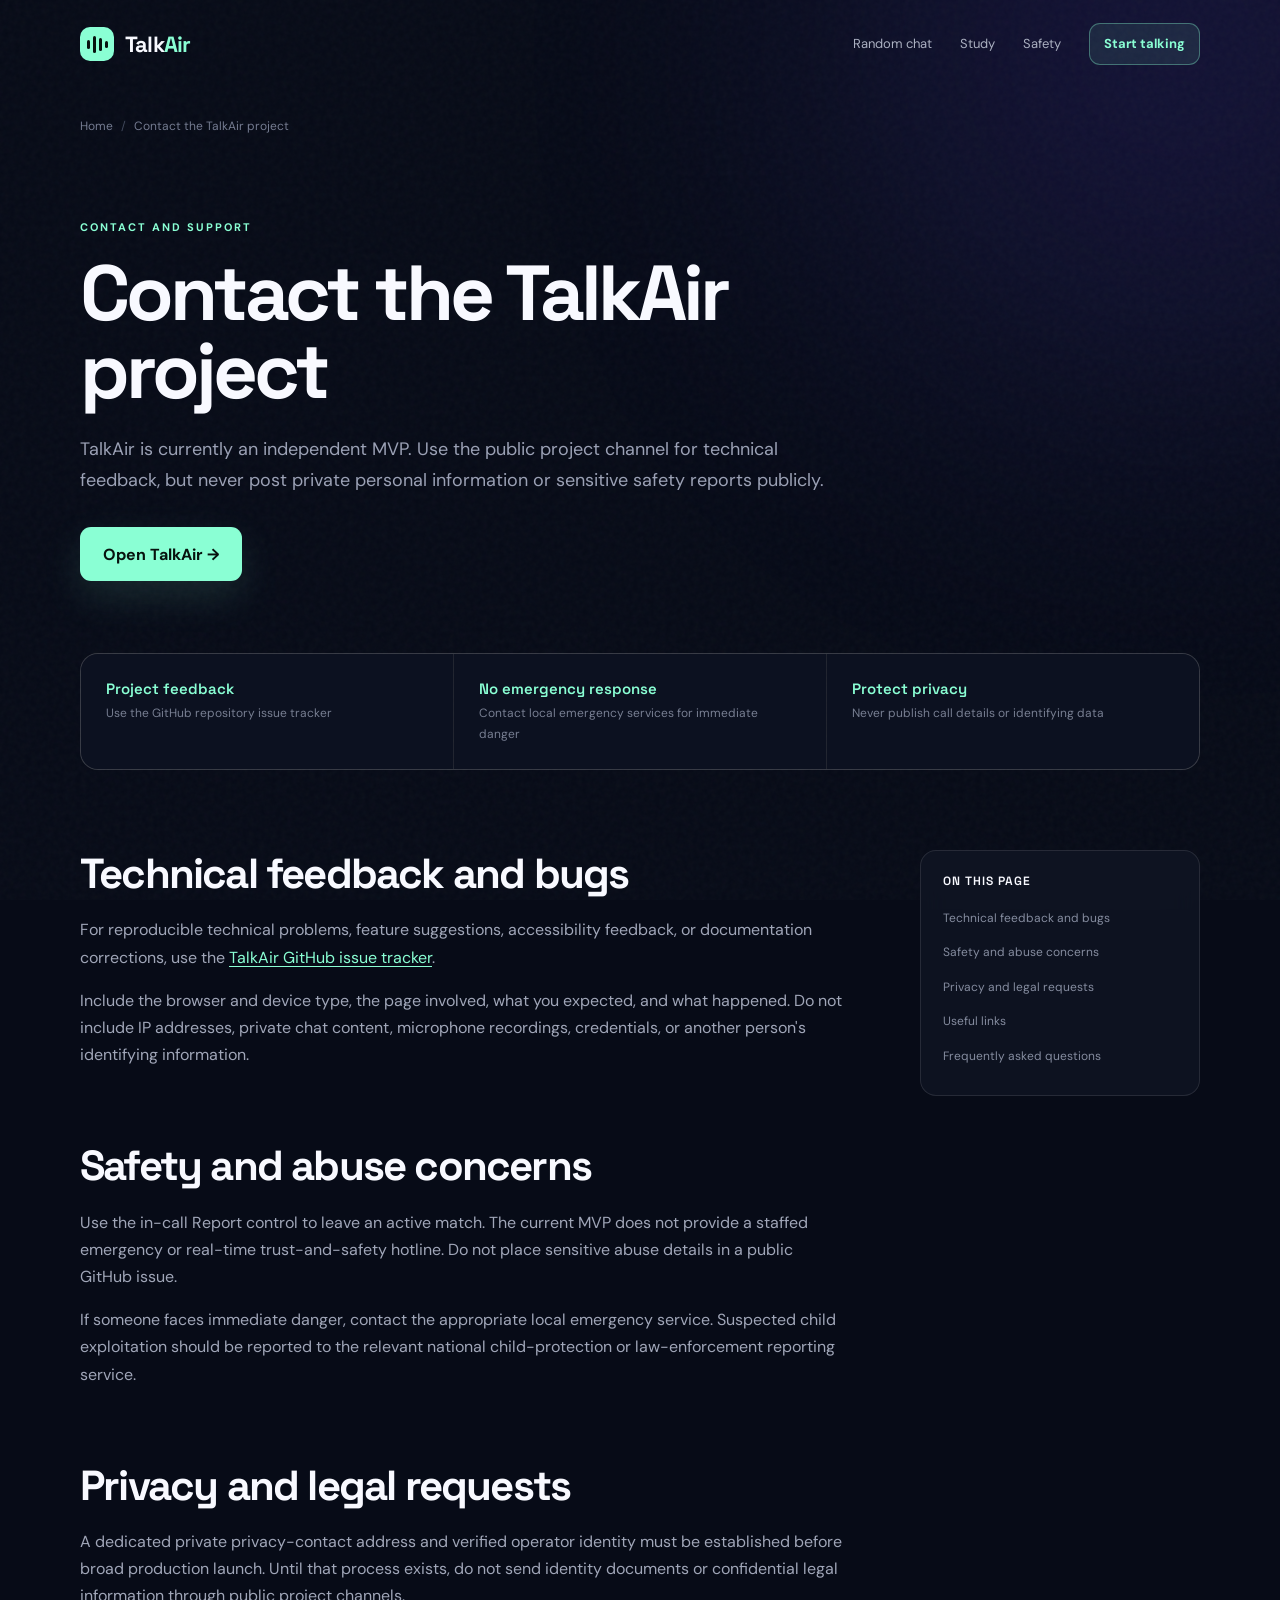
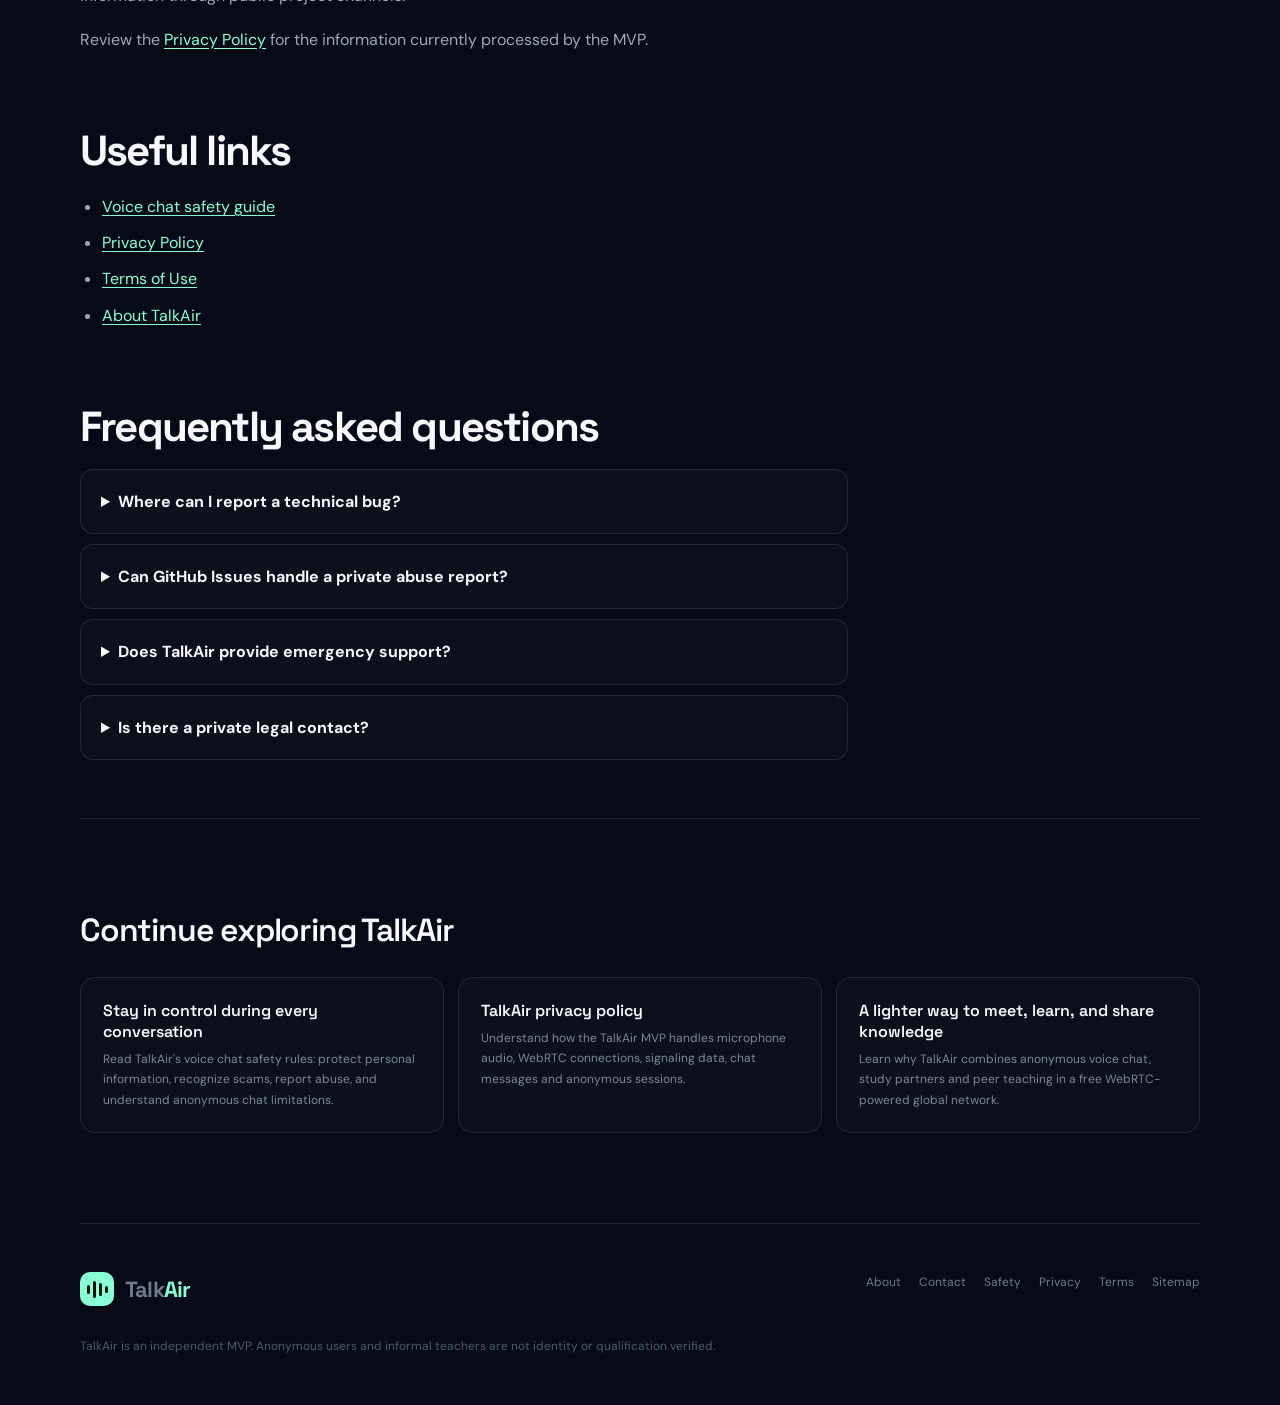
<file: contact/index.html>
<!doctype html>
<html lang="en">
<head>
  <meta charset="UTF-8">
  <meta name="viewport" content="width=device-width, initial-scale=1.0">
  <meta name="theme-color" content="#070b17">
  <meta name="description" content="Contact TalkAir for technical feedback, safety concerns and project questions. Learn where to report urgent threats and privacy-sensitive issues.">
  <meta name="robots" content="index, follow, max-image-preview:large, max-snippet:-1, max-video-preview:-1">
  <meta property="og:type" content="website">
  <meta property="og:site_name" content="TalkAir">
  <meta property="og:title" content="Contact TalkAir | Support, Safety & Feedback">
  <meta property="og:description" content="Contact TalkAir for technical feedback, safety concerns and project questions. Learn where to report urgent threats and privacy-sensitive issues.">
  <meta property="og:url" content="https://usmnashd1.github.io/TalkAir/contact/">
  <meta property="og:image" content="https://usmnashd1.github.io/TalkAir/social-card.png">
  <meta property="og:image:width" content="1200">
  <meta property="og:image:height" content="630">
  <meta property="og:image:alt" content="TalkAir — Talk instantly. Learn globally.">
  <meta name="twitter:card" content="summary_large_image">
  <meta name="twitter:title" content="Contact TalkAir | Support, Safety & Feedback">
  <meta name="twitter:description" content="Contact TalkAir for technical feedback, safety concerns and project questions. Learn where to report urgent threats and privacy-sensitive issues.">
  <meta name="twitter:image" content="https://usmnashd1.github.io/TalkAir/social-card.png">
  <link rel="canonical" href="https://usmnashd1.github.io/TalkAir/contact/">
  <link rel="icon" href="../favicon.svg" type="image/svg+xml">
  <link rel="manifest" href="../site.webmanifest">
  <link rel="preconnect" href="https://fonts.googleapis.com">
  <link rel="preconnect" href="https://fonts.gstatic.com" crossorigin>
  <link href="https://fonts.googleapis.com/css2?family=DM+Sans:wght@400;500;600;700&family=Space+Grotesk:wght@500;600;700&display=swap" rel="stylesheet">
  <link rel="stylesheet" href="../seo.css">
  <title>Contact TalkAir | Support, Safety & Feedback</title>
  <script type="application/ld+json">{"@context":"https://schema.org","@graph":[{"@type":"WebPage","@id":"https://usmnashd1.github.io/TalkAir/contact/#webpage","url":"https://usmnashd1.github.io/TalkAir/contact/","name":"Contact TalkAir | Support, Safety & Feedback","description":"Contact TalkAir for technical feedback, safety concerns and project questions. Learn where to report urgent threats and privacy-sensitive issues.","isPartOf":{"@id":"https://usmnashd1.github.io/TalkAir/#website"},"inLanguage":"en"},{"@type":"BreadcrumbList","itemListElement":[{"@type":"ListItem","position":1,"name":"Home","item":"https://usmnashd1.github.io/TalkAir/"},{"@type":"ListItem","position":2,"name":"Contact the TalkAir project","item":"https://usmnashd1.github.io/TalkAir/contact/"}]},{"@type":"FAQPage","mainEntity":[{"@type":"Question","name":"Where can I report a technical bug?","acceptedAnswer":{"@type":"Answer","text":"Use the public TalkAir GitHub issue tracker and provide non-sensitive reproduction details."}},{"@type":"Question","name":"Can GitHub Issues handle a private abuse report?","acceptedAnswer":{"@type":"Answer","text":"No. GitHub Issues are public and should not contain sensitive safety reports or personal information."}},{"@type":"Question","name":"Does TalkAir provide emergency support?","acceptedAnswer":{"@type":"Answer","text":"No. Contact local emergency services for an immediate threat."}},{"@type":"Question","name":"Is there a private legal contact?","acceptedAnswer":{"@type":"Answer","text":"A dedicated private contact process has not yet been established for the MVP and is required before broad production launch."}}]}]}</script>
</head>
<body>
  <div class="noise"></div><div class="page-glow"></div>
  <header class="site-header">
    <a class="brand" href="../" aria-label="TalkAir home"><span class="brand-mark" aria-hidden="true"><i></i><i></i><i></i><i></i></span><span>Talk<strong>Air</strong></span></a>
    <nav class="site-nav" aria-label="Primary navigation"><a href="../random-voice-chat/">Random chat</a><a href="../study-room-online/">Study</a><a href="../safety/">Safety</a><a class="nav-cta" href="../">Start talking</a></nav>
  </header>
  <main>
    <nav class="breadcrumbs" aria-label="Breadcrumb"><ol><li><a href="../">Home</a></li><li aria-current="page">Contact the TalkAir project</li></ol></nav>
    <article>
      <header class="article-hero"><span class="kicker">Contact and support</span><h1>Contact the TalkAir project</h1><p>TalkAir is currently an independent MVP. Use the public project channel for technical feedback, but never post private personal information or sensitive safety reports publicly.</p><a class="primary-cta" href="../">Open TalkAir &rarr;</a></header>
      <div class="quick-facts"><div><strong>Project feedback</strong><span>Use the GitHub repository issue tracker</span></div><div><strong>No emergency response</strong><span>Contact local emergency services for immediate danger</span></div><div><strong>Protect privacy</strong><span>Never publish call details or identifying data</span></div></div>
      <div class="content-layout"><div class="article-content"><section id="section-1"><h2>Technical feedback and bugs</h2><p>For reproducible technical problems, feature suggestions, accessibility feedback, or documentation corrections, use the <a href="https://github.com/usmnashd1/TalkAir/issues" rel="noopener noreferrer">TalkAir GitHub issue tracker</a>.</p><p>Include the browser and device type, the page involved, what you expected, and what happened. Do not include IP addresses, private chat content, microphone recordings, credentials, or another person's identifying information.</p></section>
<section id="section-2"><h2>Safety and abuse concerns</h2><p>Use the in-call Report control to leave an active match. The current MVP does not provide a staffed emergency or real-time trust-and-safety hotline. Do not place sensitive abuse details in a public GitHub issue.</p><p>If someone faces immediate danger, contact the appropriate local emergency service. Suspected child exploitation should be reported to the relevant national child-protection or law-enforcement reporting service.</p></section>
<section id="section-3"><h2>Privacy and legal requests</h2><p>A dedicated private privacy-contact address and verified operator identity must be established before broad production launch. Until that process exists, do not send identity documents or confidential legal information through public project channels.</p><p>Review the <a href="../privacy/">Privacy Policy</a> for the information currently processed by the MVP.</p></section>
<section id="section-4"><h2>Useful links</h2><ul><li><a href="../safety/">Voice chat safety guide</a></li><li><a href="../privacy/">Privacy Policy</a></li><li><a href="../terms/">Terms of Use</a></li><li><a href="../about/">About TalkAir</a></li></ul></section><section id="faq"><h2>Frequently asked questions</h2><div class="faq-list"><details><summary>Where can I report a technical bug?</summary><p>Use the public TalkAir GitHub issue tracker and provide non-sensitive reproduction details.</p></details>
<details><summary>Can GitHub Issues handle a private abuse report?</summary><p>No. GitHub Issues are public and should not contain sensitive safety reports or personal information.</p></details>
<details><summary>Does TalkAir provide emergency support?</summary><p>No. Contact local emergency services for an immediate threat.</p></details>
<details><summary>Is there a private legal contact?</summary><p>A dedicated private contact process has not yet been established for the MVP and is required before broad production launch.</p></details></div></section></div><aside class="page-toc" aria-label="On this page"><strong>On this page</strong><a href="#section-1">Technical feedback and bugs</a>
<a href="#section-2">Safety and abuse concerns</a>
<a href="#section-3">Privacy and legal requests</a>
<a href="#section-4">Useful links</a><a href="#faq">Frequently asked questions</a></aside></div>
    </article>
    <section class="related" aria-labelledby="related-title"><h2 id="related-title">Continue exploring TalkAir</h2><div class="related-grid"><a class="related-card" href="../safety/"><strong>Stay in control during every conversation</strong><span>Read TalkAir's voice chat safety rules: protect personal information, recognize scams, report abuse, and understand anonymous chat limitations.</span></a>
<a class="related-card" href="../privacy/"><strong>TalkAir privacy policy</strong><span>Understand how the TalkAir MVP handles microphone audio, WebRTC connections, signaling data, chat messages and anonymous sessions.</span></a>
<a class="related-card" href="../about/"><strong>A lighter way to meet, learn, and share knowledge</strong><span>Learn why TalkAir combines anonymous voice chat, study partners and peer teaching in a free WebRTC-powered global network.</span></a></div></section>
  </main>
  <footer class="site-footer"><a class="brand" href="../"><span class="brand-mark" aria-hidden="true"><i></i><i></i><i></i><i></i></span><span>Talk<strong>Air</strong></span></a><nav class="footer-links" aria-label="Footer navigation"><a href="../about/">About</a><a href="../contact/">Contact</a><a href="../safety/">Safety</a><a href="../privacy/">Privacy</a><a href="../terms/">Terms</a><a href="../sitemap.xml">Sitemap</a></nav><p class="footer-note">TalkAir is an independent MVP. Anonymous users and informal teachers are not identity or qualification verified.</p></footer>
  <script src="../config.js"></script>
  <script src="../analytics.js"></script>
</body>
</html>
</file>
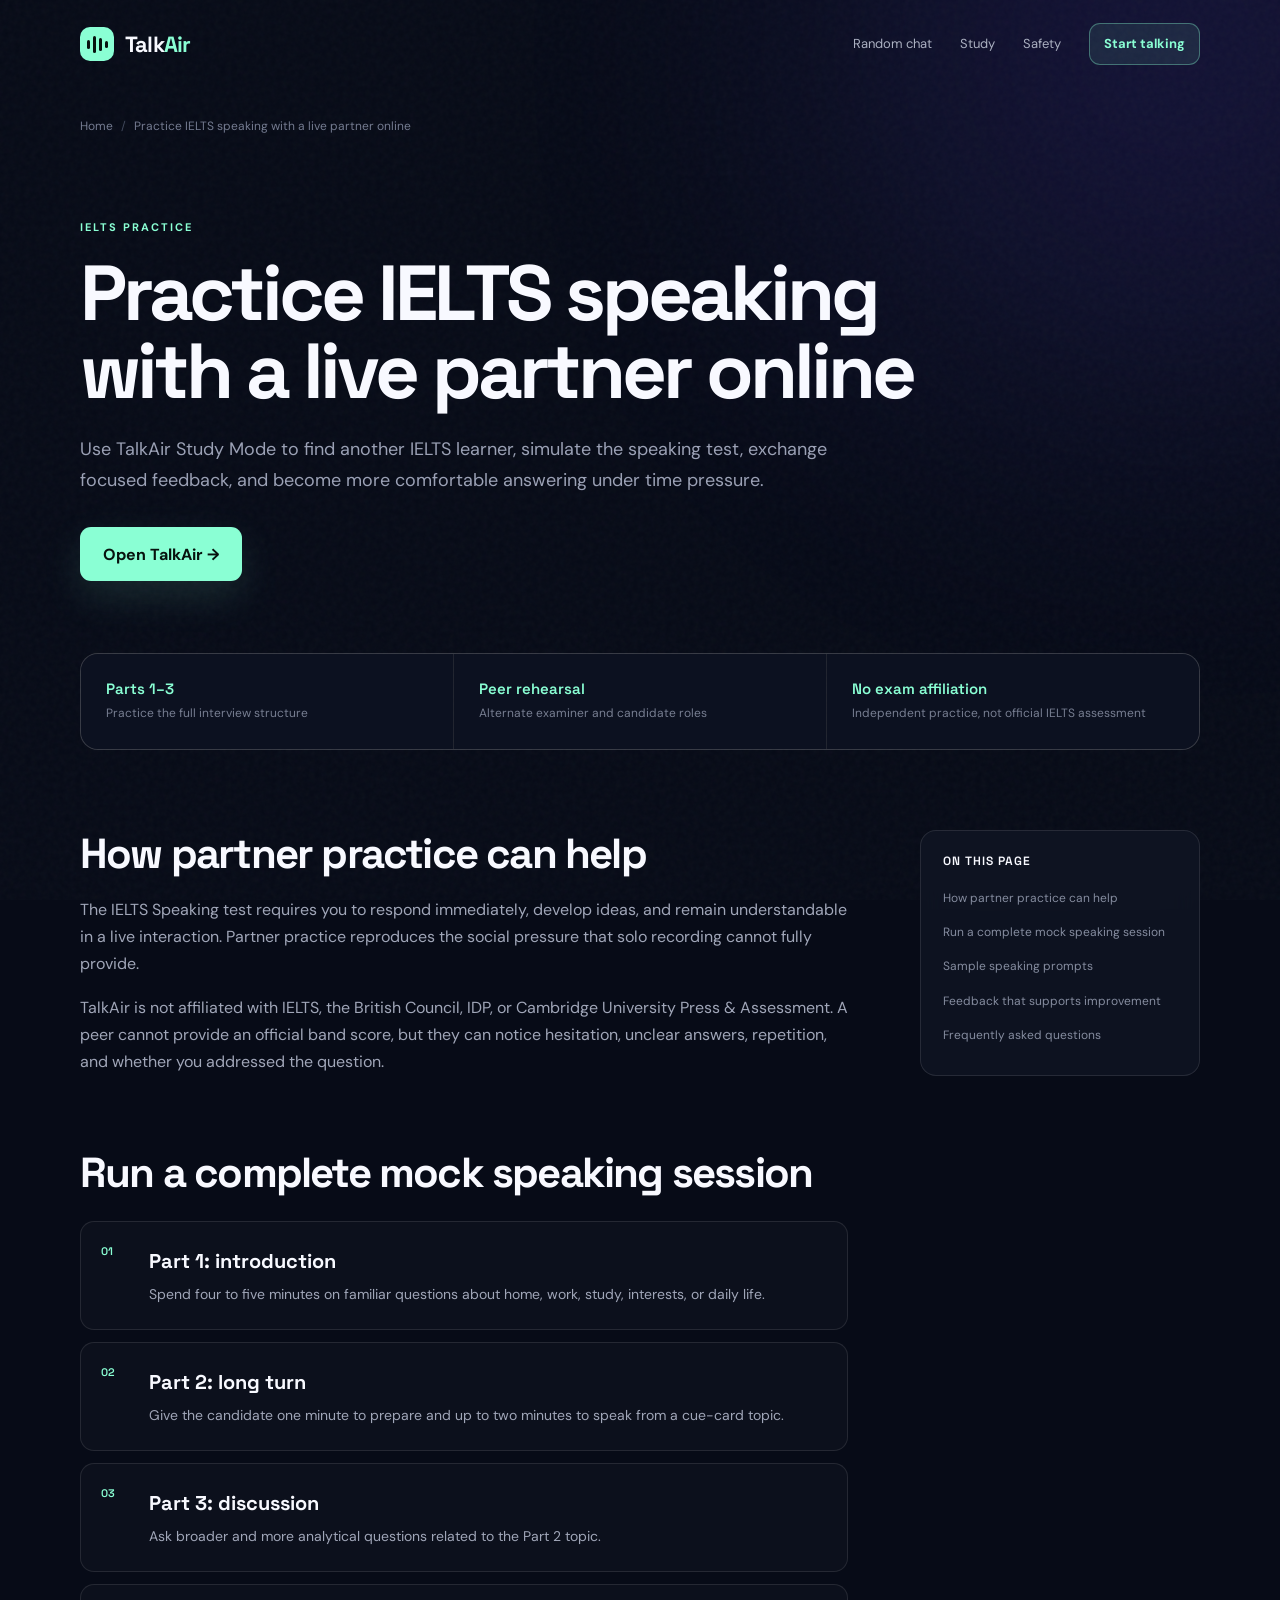
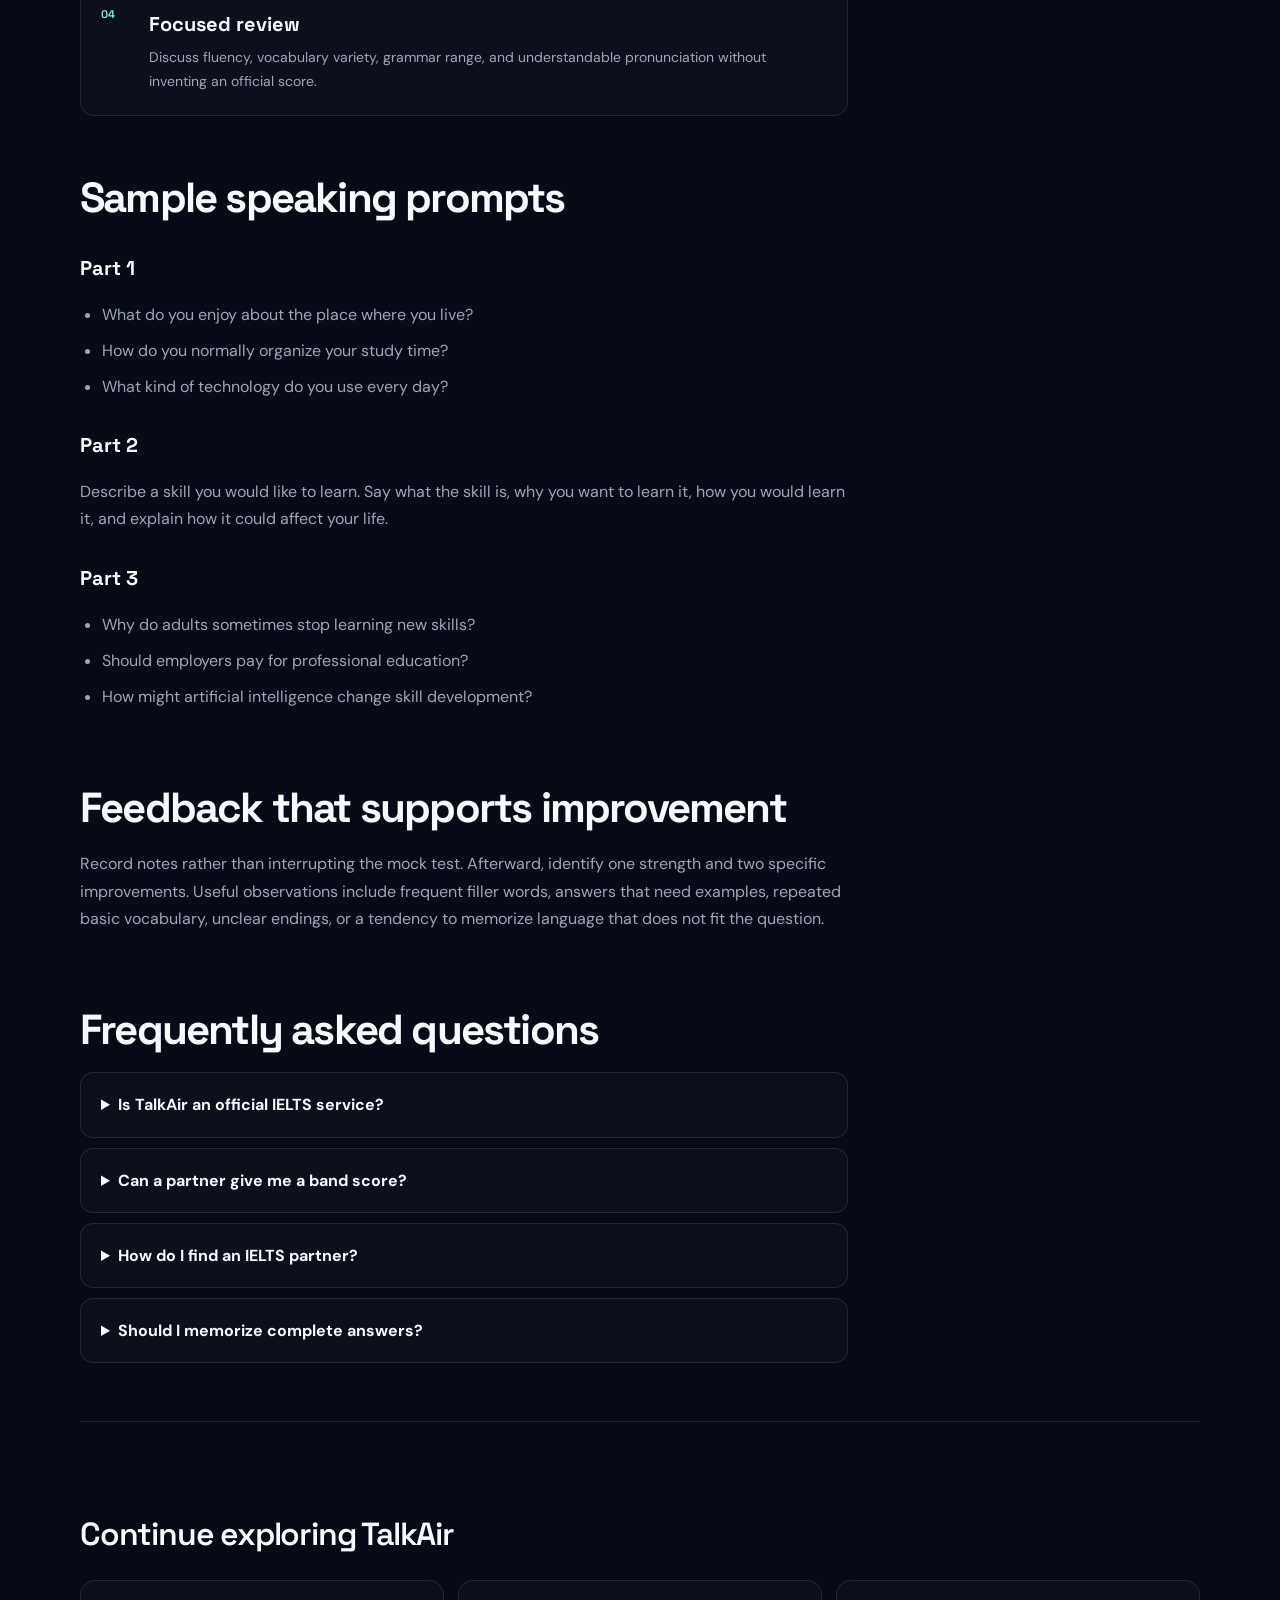
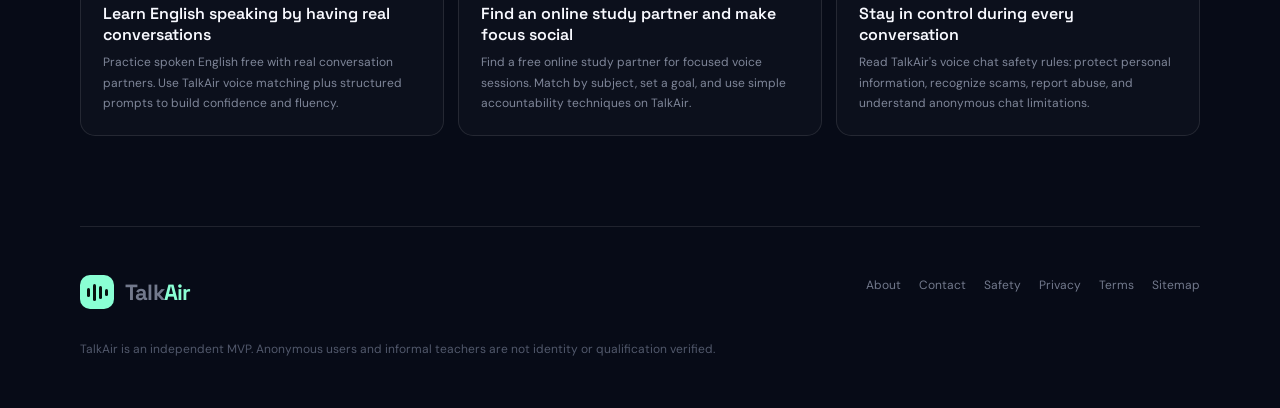
<file: ielts-speaking-practice/index.html>
<!doctype html>
<html lang="en">
<head>
  <meta charset="UTF-8">
  <meta name="viewport" content="width=device-width, initial-scale=1.0">
  <meta name="theme-color" content="#070b17">
  <meta name="description" content="Find a free IELTS speaking practice partner online. Follow structured Part 1, 2 and 3 prompts and improve fluency through live voice practice.">
  <meta name="robots" content="index, follow, max-image-preview:large, max-snippet:-1, max-video-preview:-1">
  <meta property="og:type" content="website">
  <meta property="og:site_name" content="TalkAir">
  <meta property="og:title" content="Free IELTS Speaking Practice Partner Online | TalkAir">
  <meta property="og:description" content="Find a free IELTS speaking practice partner online. Follow structured Part 1, 2 and 3 prompts and improve fluency through live voice practice.">
  <meta property="og:url" content="https://usmnashd1.github.io/TalkAir/ielts-speaking-practice/">
  <meta property="og:image" content="https://usmnashd1.github.io/TalkAir/social-card.png">
  <meta property="og:image:width" content="1200">
  <meta property="og:image:height" content="630">
  <meta property="og:image:alt" content="TalkAir — Talk instantly. Learn globally.">
  <meta name="twitter:card" content="summary_large_image">
  <meta name="twitter:title" content="Free IELTS Speaking Practice Partner Online | TalkAir">
  <meta name="twitter:description" content="Find a free IELTS speaking practice partner online. Follow structured Part 1, 2 and 3 prompts and improve fluency through live voice practice.">
  <meta name="twitter:image" content="https://usmnashd1.github.io/TalkAir/social-card.png">
  <link rel="canonical" href="https://usmnashd1.github.io/TalkAir/ielts-speaking-practice/">
  <link rel="icon" href="../favicon.svg" type="image/svg+xml">
  <link rel="manifest" href="../site.webmanifest">
  <link rel="preconnect" href="https://fonts.googleapis.com">
  <link rel="preconnect" href="https://fonts.gstatic.com" crossorigin>
  <link href="https://fonts.googleapis.com/css2?family=DM+Sans:wght@400;500;600;700&family=Space+Grotesk:wght@500;600;700&display=swap" rel="stylesheet">
  <link rel="stylesheet" href="../seo.css">
  <title>Free IELTS Speaking Practice Partner Online | TalkAir</title>
  <script type="application/ld+json">{"@context":"https://schema.org","@graph":[{"@type":"WebPage","@id":"https://usmnashd1.github.io/TalkAir/ielts-speaking-practice/#webpage","url":"https://usmnashd1.github.io/TalkAir/ielts-speaking-practice/","name":"Free IELTS Speaking Practice Partner Online | TalkAir","description":"Find a free IELTS speaking practice partner online. Follow structured Part 1, 2 and 3 prompts and improve fluency through live voice practice.","isPartOf":{"@id":"https://usmnashd1.github.io/TalkAir/#website"},"inLanguage":"en"},{"@type":"BreadcrumbList","itemListElement":[{"@type":"ListItem","position":1,"name":"Home","item":"https://usmnashd1.github.io/TalkAir/"},{"@type":"ListItem","position":2,"name":"Practice IELTS speaking with a live partner online","item":"https://usmnashd1.github.io/TalkAir/ielts-speaking-practice/"}]},{"@type":"FAQPage","mainEntity":[{"@type":"Question","name":"Is TalkAir an official IELTS service?","acceptedAnswer":{"@type":"Answer","text":"No. TalkAir is an independent conversation platform and is not endorsed by or affiliated with IELTS organizations."}},{"@type":"Question","name":"Can a partner give me a band score?","acceptedAnswer":{"@type":"Answer","text":"A peer may offer an opinion, but only qualified exam processes produce an official IELTS score."}},{"@type":"Question","name":"How do I find an IELTS partner?","acceptedAnswer":{"@type":"Answer","text":"Choose Study Mode, select IELTS, and enter matchmaking while another user has selected the same options."}},{"@type":"Question","name":"Should I memorize complete answers?","acceptedAnswer":{"@type":"Answer","text":"Memorized answers can sound unnatural and may not address the exact question. Practice organizing fresh ideas and supporting them with reasons or examples."}}]}]}</script>
</head>
<body>
  <div class="noise"></div><div class="page-glow"></div>
  <header class="site-header">
    <a class="brand" href="../" aria-label="TalkAir home"><span class="brand-mark" aria-hidden="true"><i></i><i></i><i></i><i></i></span><span>Talk<strong>Air</strong></span></a>
    <nav class="site-nav" aria-label="Primary navigation"><a href="../random-voice-chat/">Random chat</a><a href="../study-room-online/">Study</a><a href="../safety/">Safety</a><a class="nav-cta" href="../">Start talking</a></nav>
  </header>
  <main>
    <nav class="breadcrumbs" aria-label="Breadcrumb"><ol><li><a href="../">Home</a></li><li aria-current="page">Practice IELTS speaking with a live partner online</li></ol></nav>
    <article>
      <header class="article-hero"><span class="kicker">IELTS practice</span><h1>Practice IELTS speaking with a live partner online</h1><p>Use TalkAir Study Mode to find another IELTS learner, simulate the speaking test, exchange focused feedback, and become more comfortable answering under time pressure.</p><a class="primary-cta" href="../">Open TalkAir &rarr;</a></header>
      <div class="quick-facts"><div><strong>Parts 1–3</strong><span>Practice the full interview structure</span></div><div><strong>Peer rehearsal</strong><span>Alternate examiner and candidate roles</span></div><div><strong>No exam affiliation</strong><span>Independent practice, not official IELTS assessment</span></div></div>
      <div class="content-layout"><div class="article-content"><section id="section-1"><h2>How partner practice can help</h2><p>The IELTS Speaking test requires you to respond immediately, develop ideas, and remain understandable in a live interaction. Partner practice reproduces the social pressure that solo recording cannot fully provide.</p><p>TalkAir is not affiliated with IELTS, the British Council, IDP, or Cambridge University Press & Assessment. A peer cannot provide an official band score, but they can notice hesitation, unclear answers, repetition, and whether you addressed the question.</p></section>
<section id="section-2"><h2>Run a complete mock speaking session</h2><div class="steps"><div class="step"><h3>Part 1: introduction</h3><p>Spend four to five minutes on familiar questions about home, work, study, interests, or daily life.</p></div><div class="step"><h3>Part 2: long turn</h3><p>Give the candidate one minute to prepare and up to two minutes to speak from a cue-card topic.</p></div><div class="step"><h3>Part 3: discussion</h3><p>Ask broader and more analytical questions related to the Part 2 topic.</p></div><div class="step"><h3>Focused review</h3><p>Discuss fluency, vocabulary variety, grammar range, and understandable pronunciation without inventing an official score.</p></div></div></section>
<section id="section-3"><h2>Sample speaking prompts</h2><h3>Part 1</h3><ul><li>What do you enjoy about the place where you live?</li><li>How do you normally organize your study time?</li><li>What kind of technology do you use every day?</li></ul><h3>Part 2</h3><p>Describe a skill you would like to learn. Say what the skill is, why you want to learn it, how you would learn it, and explain how it could affect your life.</p><h3>Part 3</h3><ul><li>Why do adults sometimes stop learning new skills?</li><li>Should employers pay for professional education?</li><li>How might artificial intelligence change skill development?</li></ul></section>
<section id="section-4"><h2>Feedback that supports improvement</h2><p>Record notes rather than interrupting the mock test. Afterward, identify one strength and two specific improvements. Useful observations include frequent filler words, answers that need examples, repeated basic vocabulary, unclear endings, or a tendency to memorize language that does not fit the question.</p></section><section id="faq"><h2>Frequently asked questions</h2><div class="faq-list"><details><summary>Is TalkAir an official IELTS service?</summary><p>No. TalkAir is an independent conversation platform and is not endorsed by or affiliated with IELTS organizations.</p></details>
<details><summary>Can a partner give me a band score?</summary><p>A peer may offer an opinion, but only qualified exam processes produce an official IELTS score.</p></details>
<details><summary>How do I find an IELTS partner?</summary><p>Choose Study Mode, select IELTS, and enter matchmaking while another user has selected the same options.</p></details>
<details><summary>Should I memorize complete answers?</summary><p>Memorized answers can sound unnatural and may not address the exact question. Practice organizing fresh ideas and supporting them with reasons or examples.</p></details></div></section></div><aside class="page-toc" aria-label="On this page"><strong>On this page</strong><a href="#section-1">How partner practice can help</a>
<a href="#section-2">Run a complete mock speaking session</a>
<a href="#section-3">Sample speaking prompts</a>
<a href="#section-4">Feedback that supports improvement</a><a href="#faq">Frequently asked questions</a></aside></div>
    </article>
    <section class="related" aria-labelledby="related-title"><h2 id="related-title">Continue exploring TalkAir</h2><div class="related-grid"><a class="related-card" href="../learn-english-speaking/"><strong>Learn English speaking by having real conversations</strong><span>Practice spoken English free with real conversation partners. Use TalkAir voice matching plus structured prompts to build confidence and fluency.</span></a>
<a class="related-card" href="../study-room-online/"><strong>Find an online study partner and make focus social</strong><span>Find a free online study partner for focused voice sessions. Match by subject, set a goal, and use simple accountability techniques on TalkAir.</span></a>
<a class="related-card" href="../safety/"><strong>Stay in control during every conversation</strong><span>Read TalkAir's voice chat safety rules: protect personal information, recognize scams, report abuse, and understand anonymous chat limitations.</span></a></div></section>
  </main>
  <footer class="site-footer"><a class="brand" href="../"><span class="brand-mark" aria-hidden="true"><i></i><i></i><i></i><i></i></span><span>Talk<strong>Air</strong></span></a><nav class="footer-links" aria-label="Footer navigation"><a href="../about/">About</a><a href="../contact/">Contact</a><a href="../safety/">Safety</a><a href="../privacy/">Privacy</a><a href="../terms/">Terms</a><a href="../sitemap.xml">Sitemap</a></nav><p class="footer-note">TalkAir is an independent MVP. Anonymous users and informal teachers are not identity or qualification verified.</p></footer>
  <script src="../config.js"></script>
  <script src="../analytics.js"></script>
</body>
</html>
</file>
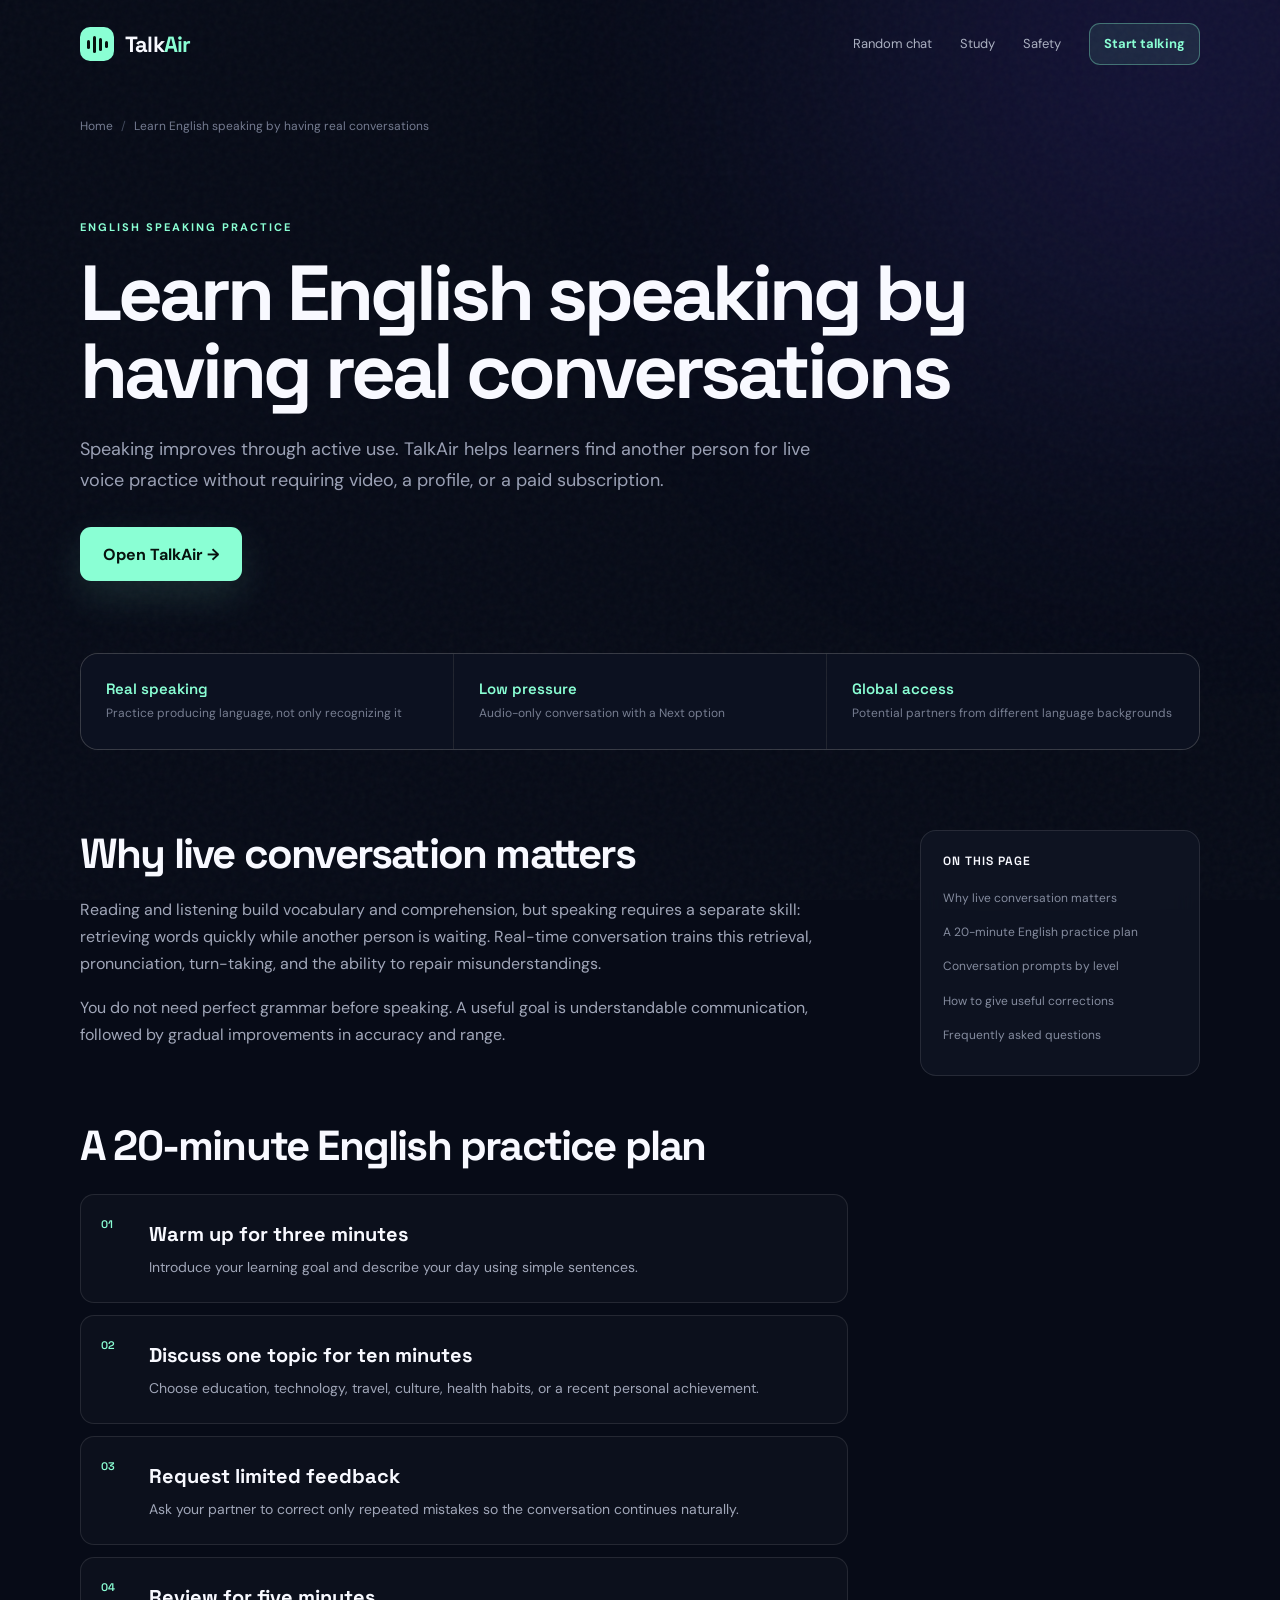
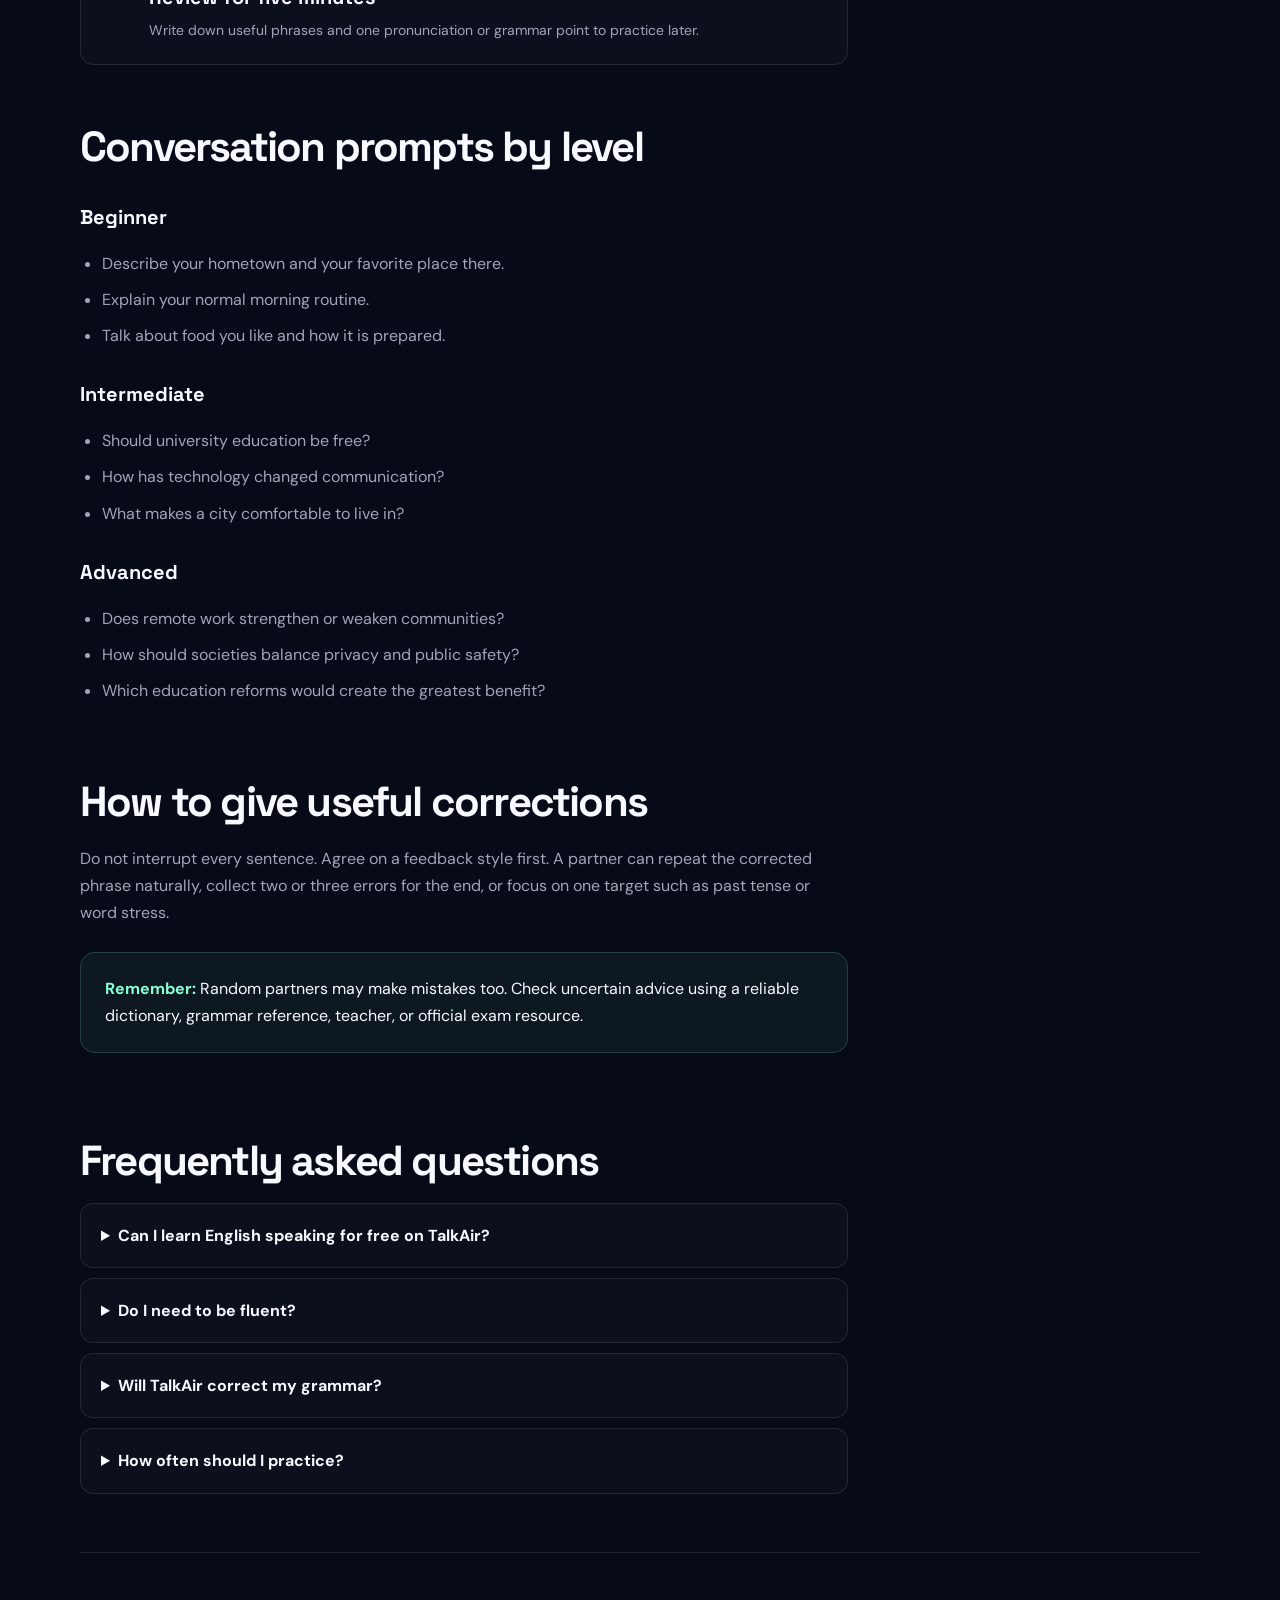
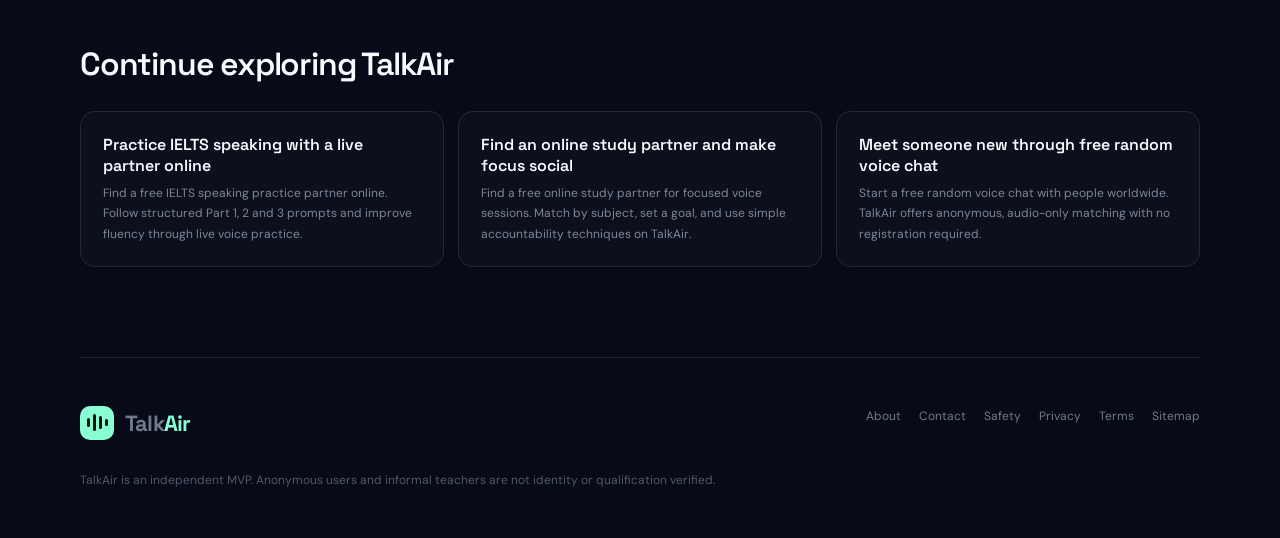
<file: learn-english-speaking/index.html>
<!doctype html>
<html lang="en">
<head>
  <meta charset="UTF-8">
  <meta name="viewport" content="width=device-width, initial-scale=1.0">
  <meta name="theme-color" content="#070b17">
  <meta name="description" content="Practice spoken English free with real conversation partners. Use TalkAir voice matching plus structured prompts to build confidence and fluency.">
  <meta name="robots" content="index, follow, max-image-preview:large, max-snippet:-1, max-video-preview:-1">
  <meta property="og:type" content="website">
  <meta property="og:site_name" content="TalkAir">
  <meta property="og:title" content="Learn English Speaking Free with Voice Practice | TalkAir">
  <meta property="og:description" content="Practice spoken English free with real conversation partners. Use TalkAir voice matching plus structured prompts to build confidence and fluency.">
  <meta property="og:url" content="https://usmnashd1.github.io/TalkAir/learn-english-speaking/">
  <meta property="og:image" content="https://usmnashd1.github.io/TalkAir/social-card.png">
  <meta property="og:image:width" content="1200">
  <meta property="og:image:height" content="630">
  <meta property="og:image:alt" content="TalkAir — Talk instantly. Learn globally.">
  <meta name="twitter:card" content="summary_large_image">
  <meta name="twitter:title" content="Learn English Speaking Free with Voice Practice | TalkAir">
  <meta name="twitter:description" content="Practice spoken English free with real conversation partners. Use TalkAir voice matching plus structured prompts to build confidence and fluency.">
  <meta name="twitter:image" content="https://usmnashd1.github.io/TalkAir/social-card.png">
  <link rel="canonical" href="https://usmnashd1.github.io/TalkAir/learn-english-speaking/">
  <link rel="icon" href="../favicon.svg" type="image/svg+xml">
  <link rel="manifest" href="../site.webmanifest">
  <link rel="preconnect" href="https://fonts.googleapis.com">
  <link rel="preconnect" href="https://fonts.gstatic.com" crossorigin>
  <link href="https://fonts.googleapis.com/css2?family=DM+Sans:wght@400;500;600;700&family=Space+Grotesk:wght@500;600;700&display=swap" rel="stylesheet">
  <link rel="stylesheet" href="../seo.css">
  <title>Learn English Speaking Free with Voice Practice | TalkAir</title>
  <script type="application/ld+json">{"@context":"https://schema.org","@graph":[{"@type":"WebPage","@id":"https://usmnashd1.github.io/TalkAir/learn-english-speaking/#webpage","url":"https://usmnashd1.github.io/TalkAir/learn-english-speaking/","name":"Learn English Speaking Free with Voice Practice | TalkAir","description":"Practice spoken English free with real conversation partners. Use TalkAir voice matching plus structured prompts to build confidence and fluency.","isPartOf":{"@id":"https://usmnashd1.github.io/TalkAir/#website"},"inLanguage":"en"},{"@type":"BreadcrumbList","itemListElement":[{"@type":"ListItem","position":1,"name":"Home","item":"https://usmnashd1.github.io/TalkAir/"},{"@type":"ListItem","position":2,"name":"Learn English speaking by having real conversations","item":"https://usmnashd1.github.io/TalkAir/learn-english-speaking/"}]},{"@type":"FAQPage","mainEntity":[{"@type":"Question","name":"Can I learn English speaking for free on TalkAir?","acceptedAnswer":{"@type":"Answer","text":"TalkAir provides free voice matching for practice. It is a practice tool rather than a complete language course."}},{"@type":"Question","name":"Do I need to be fluent?","acceptedAnswer":{"@type":"Answer","text":"No. Tell your partner your approximate level and ask them to speak at a comfortable speed."}},{"@type":"Question","name":"Will TalkAir correct my grammar?","acceptedAnswer":{"@type":"Answer","text":"The current MVP does not provide automated correction. Your partner may offer feedback, but important guidance should be verified."}},{"@type":"Question","name":"How often should I practice?","acceptedAnswer":{"@type":"Answer","text":"Short, frequent sessions are usually easier to sustain than rare long sessions. Even 15 to 20 minutes several times a week can provide useful speaking practice."}}]}]}</script>
</head>
<body>
  <div class="noise"></div><div class="page-glow"></div>
  <header class="site-header">
    <a class="brand" href="../" aria-label="TalkAir home"><span class="brand-mark" aria-hidden="true"><i></i><i></i><i></i><i></i></span><span>Talk<strong>Air</strong></span></a>
    <nav class="site-nav" aria-label="Primary navigation"><a href="../random-voice-chat/">Random chat</a><a href="../study-room-online/">Study</a><a href="../safety/">Safety</a><a class="nav-cta" href="../">Start talking</a></nav>
  </header>
  <main>
    <nav class="breadcrumbs" aria-label="Breadcrumb"><ol><li><a href="../">Home</a></li><li aria-current="page">Learn English speaking by having real conversations</li></ol></nav>
    <article>
      <header class="article-hero"><span class="kicker">English speaking practice</span><h1>Learn English speaking by having real conversations</h1><p>Speaking improves through active use. TalkAir helps learners find another person for live voice practice without requiring video, a profile, or a paid subscription.</p><a class="primary-cta" href="../">Open TalkAir &rarr;</a></header>
      <div class="quick-facts"><div><strong>Real speaking</strong><span>Practice producing language, not only recognizing it</span></div><div><strong>Low pressure</strong><span>Audio-only conversation with a Next option</span></div><div><strong>Global access</strong><span>Potential partners from different language backgrounds</span></div></div>
      <div class="content-layout"><div class="article-content"><section id="section-1"><h2>Why live conversation matters</h2><p>Reading and listening build vocabulary and comprehension, but speaking requires a separate skill: retrieving words quickly while another person is waiting. Real-time conversation trains this retrieval, pronunciation, turn-taking, and the ability to repair misunderstandings.</p><p>You do not need perfect grammar before speaking. A useful goal is understandable communication, followed by gradual improvements in accuracy and range.</p></section>
<section id="section-2"><h2>A 20-minute English practice plan</h2><div class="steps"><div class="step"><h3>Warm up for three minutes</h3><p>Introduce your learning goal and describe your day using simple sentences.</p></div><div class="step"><h3>Discuss one topic for ten minutes</h3><p>Choose education, technology, travel, culture, health habits, or a recent personal achievement.</p></div><div class="step"><h3>Request limited feedback</h3><p>Ask your partner to correct only repeated mistakes so the conversation continues naturally.</p></div><div class="step"><h3>Review for five minutes</h3><p>Write down useful phrases and one pronunciation or grammar point to practice later.</p></div></div></section>
<section id="section-3"><h2>Conversation prompts by level</h2><h3>Beginner</h3><ul><li>Describe your hometown and your favorite place there.</li><li>Explain your normal morning routine.</li><li>Talk about food you like and how it is prepared.</li></ul><h3>Intermediate</h3><ul><li>Should university education be free?</li><li>How has technology changed communication?</li><li>What makes a city comfortable to live in?</li></ul><h3>Advanced</h3><ul><li>Does remote work strengthen or weaken communities?</li><li>How should societies balance privacy and public safety?</li><li>Which education reforms would create the greatest benefit?</li></ul></section>
<section id="section-4"><h2>How to give useful corrections</h2><p>Do not interrupt every sentence. Agree on a feedback style first. A partner can repeat the corrected phrase naturally, collect two or three errors for the end, or focus on one target such as past tense or word stress.</p><div class="info-box"><strong>Remember:</strong> Random partners may make mistakes too. Check uncertain advice using a reliable dictionary, grammar reference, teacher, or official exam resource.</div></section><section id="faq"><h2>Frequently asked questions</h2><div class="faq-list"><details><summary>Can I learn English speaking for free on TalkAir?</summary><p>TalkAir provides free voice matching for practice. It is a practice tool rather than a complete language course.</p></details>
<details><summary>Do I need to be fluent?</summary><p>No. Tell your partner your approximate level and ask them to speak at a comfortable speed.</p></details>
<details><summary>Will TalkAir correct my grammar?</summary><p>The current MVP does not provide automated correction. Your partner may offer feedback, but important guidance should be verified.</p></details>
<details><summary>How often should I practice?</summary><p>Short, frequent sessions are usually easier to sustain than rare long sessions. Even 15 to 20 minutes several times a week can provide useful speaking practice.</p></details></div></section></div><aside class="page-toc" aria-label="On this page"><strong>On this page</strong><a href="#section-1">Why live conversation matters</a>
<a href="#section-2">A 20-minute English practice plan</a>
<a href="#section-3">Conversation prompts by level</a>
<a href="#section-4">How to give useful corrections</a><a href="#faq">Frequently asked questions</a></aside></div>
    </article>
    <section class="related" aria-labelledby="related-title"><h2 id="related-title">Continue exploring TalkAir</h2><div class="related-grid"><a class="related-card" href="../ielts-speaking-practice/"><strong>Practice IELTS speaking with a live partner online</strong><span>Find a free IELTS speaking practice partner online. Follow structured Part 1, 2 and 3 prompts and improve fluency through live voice practice.</span></a>
<a class="related-card" href="../study-room-online/"><strong>Find an online study partner and make focus social</strong><span>Find a free online study partner for focused voice sessions. Match by subject, set a goal, and use simple accountability techniques on TalkAir.</span></a>
<a class="related-card" href="../random-voice-chat/"><strong>Meet someone new through free random voice chat</strong><span>Start a free random voice chat with people worldwide. TalkAir offers anonymous, audio-only matching with no registration required.</span></a></div></section>
  </main>
  <footer class="site-footer"><a class="brand" href="../"><span class="brand-mark" aria-hidden="true"><i></i><i></i><i></i><i></i></span><span>Talk<strong>Air</strong></span></a><nav class="footer-links" aria-label="Footer navigation"><a href="../about/">About</a><a href="../contact/">Contact</a><a href="../safety/">Safety</a><a href="../privacy/">Privacy</a><a href="../terms/">Terms</a><a href="../sitemap.xml">Sitemap</a></nav><p class="footer-note">TalkAir is an independent MVP. Anonymous users and informal teachers are not identity or qualification verified.</p></footer>
  <script src="../config.js"></script>
  <script src="../analytics.js"></script>
</body>
</html>
</file>
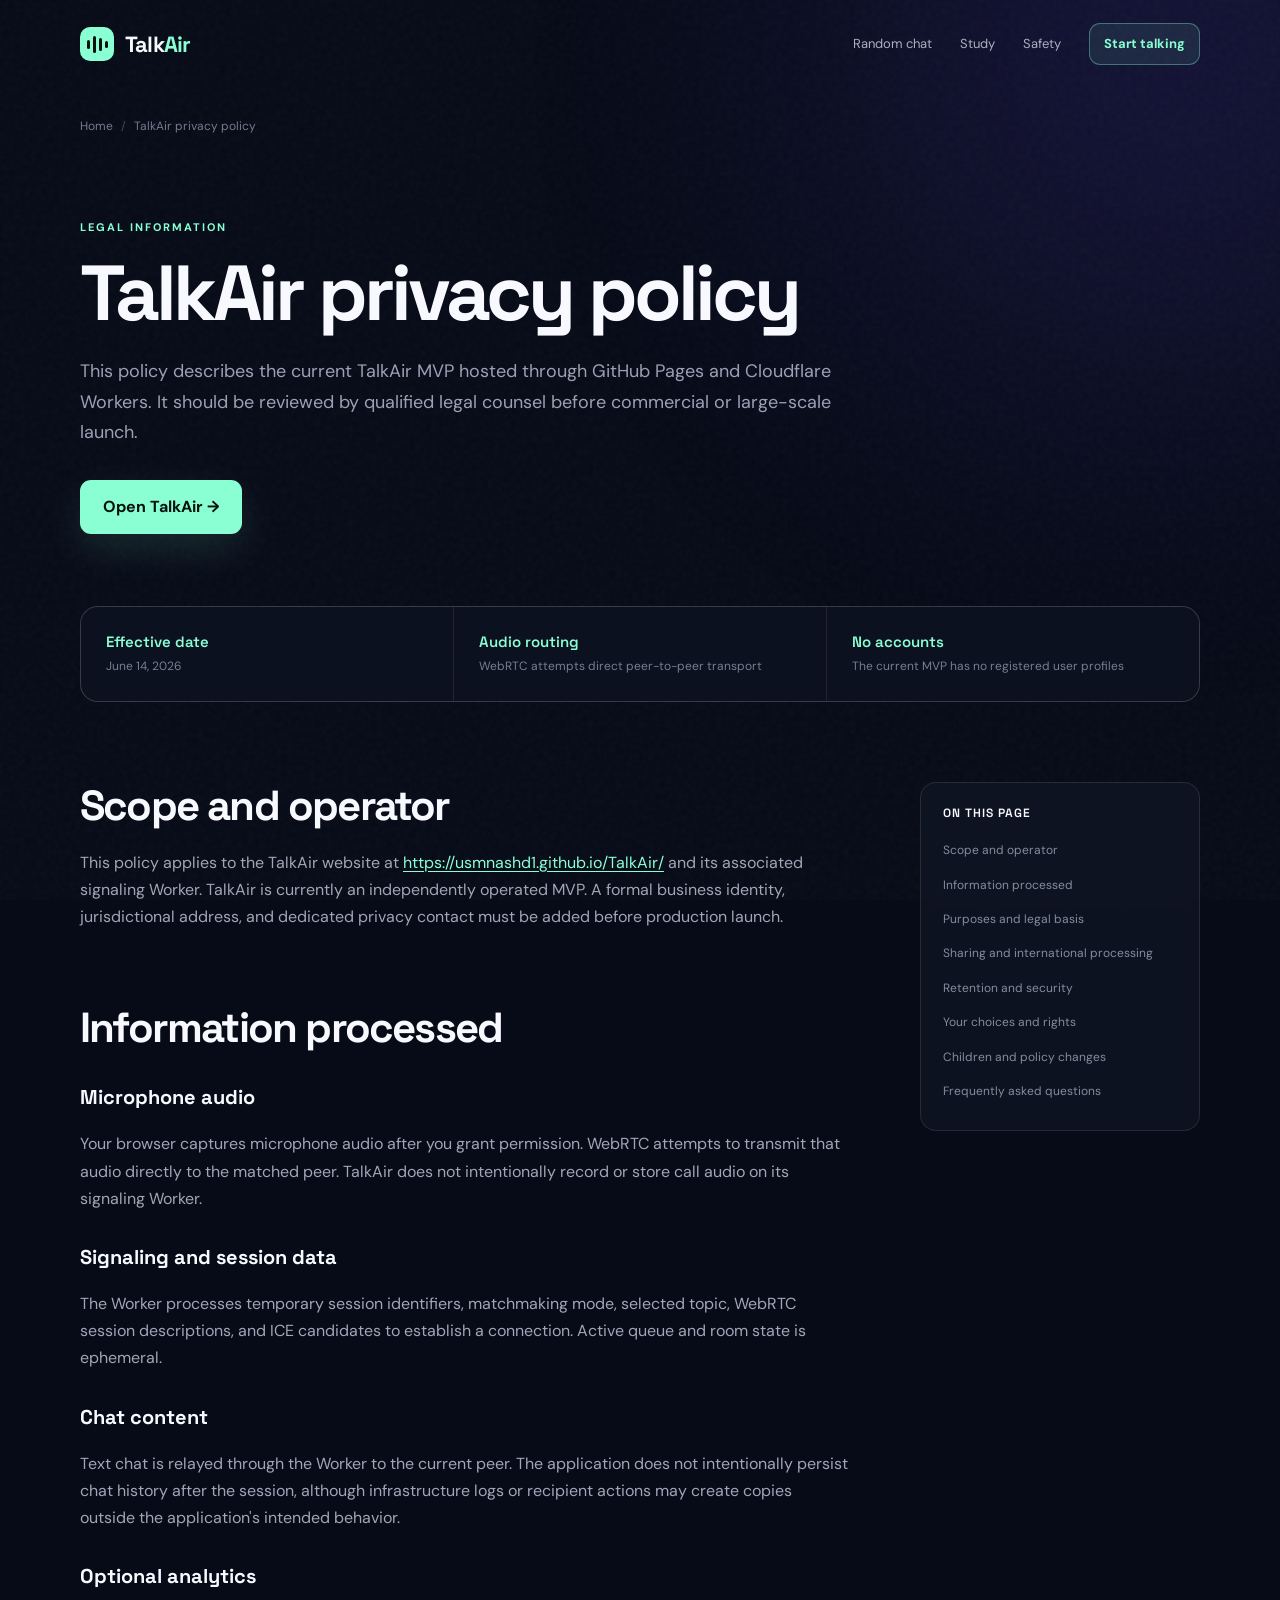
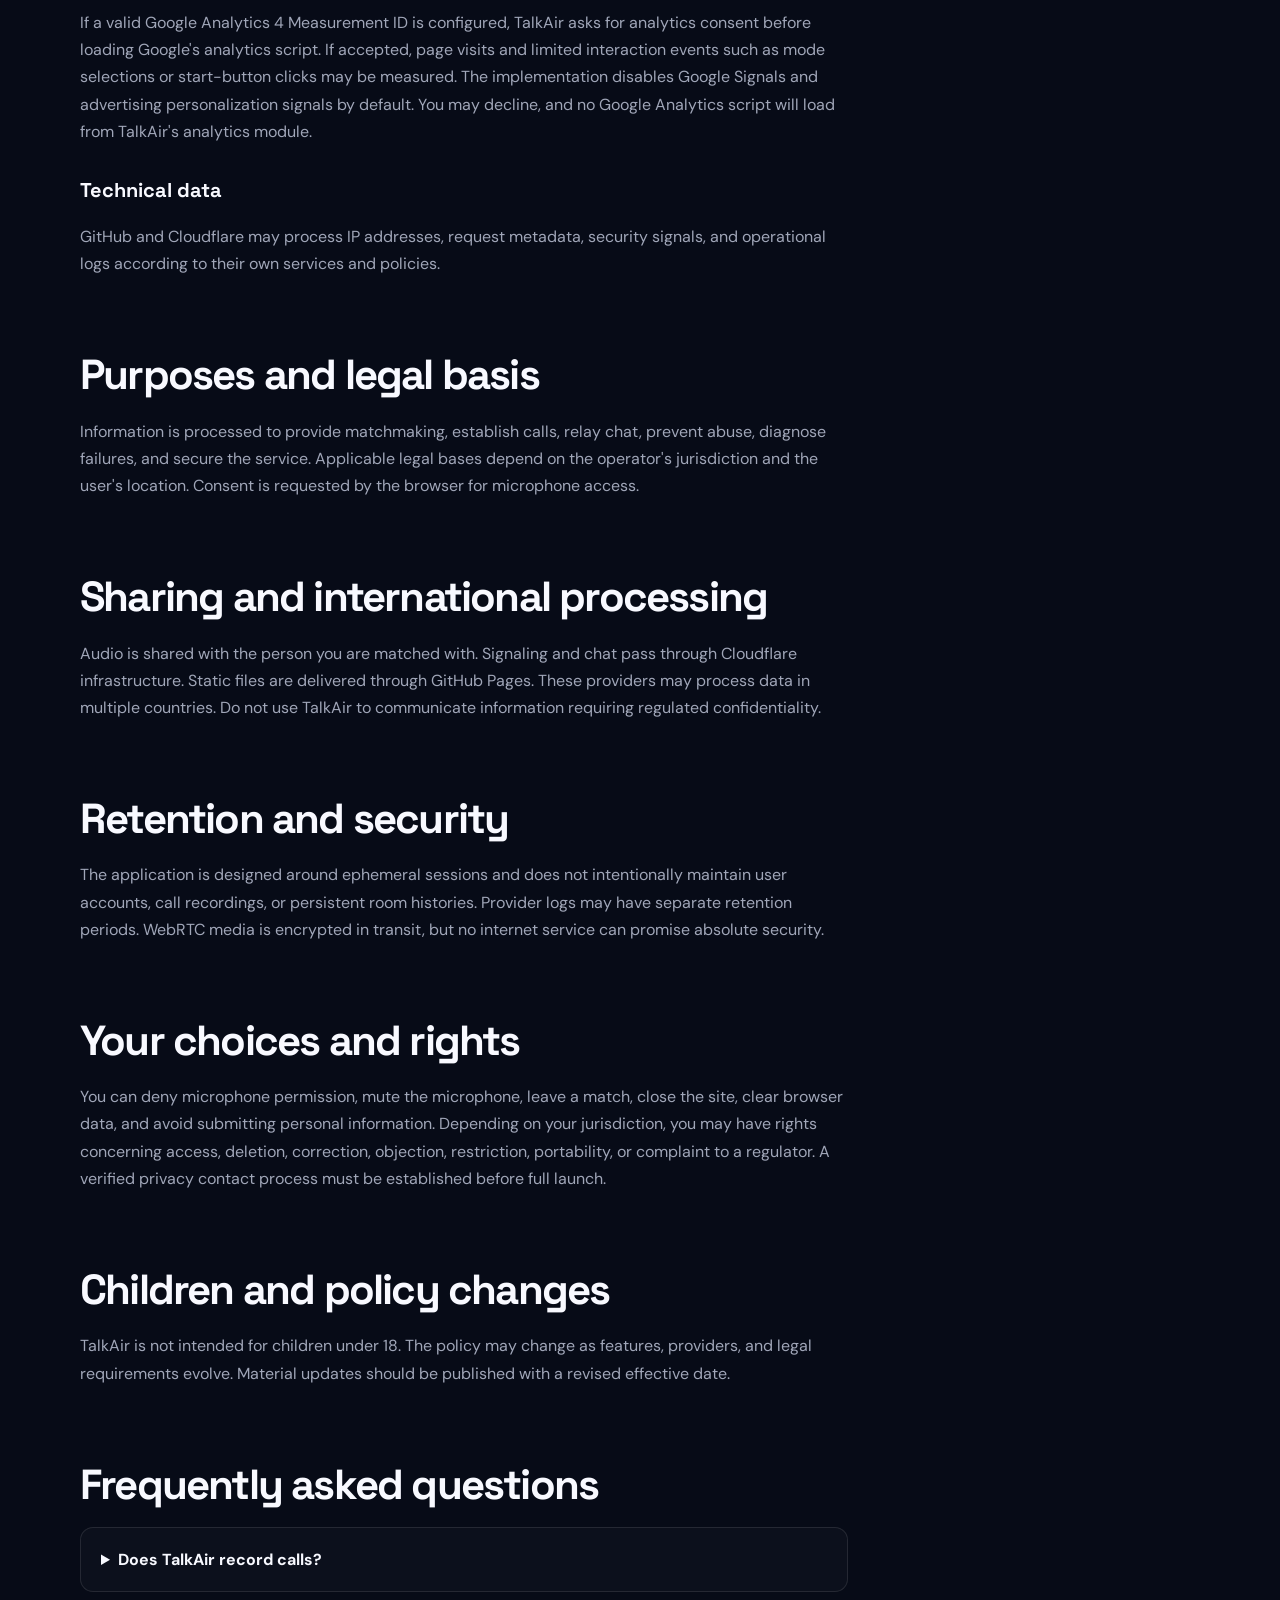
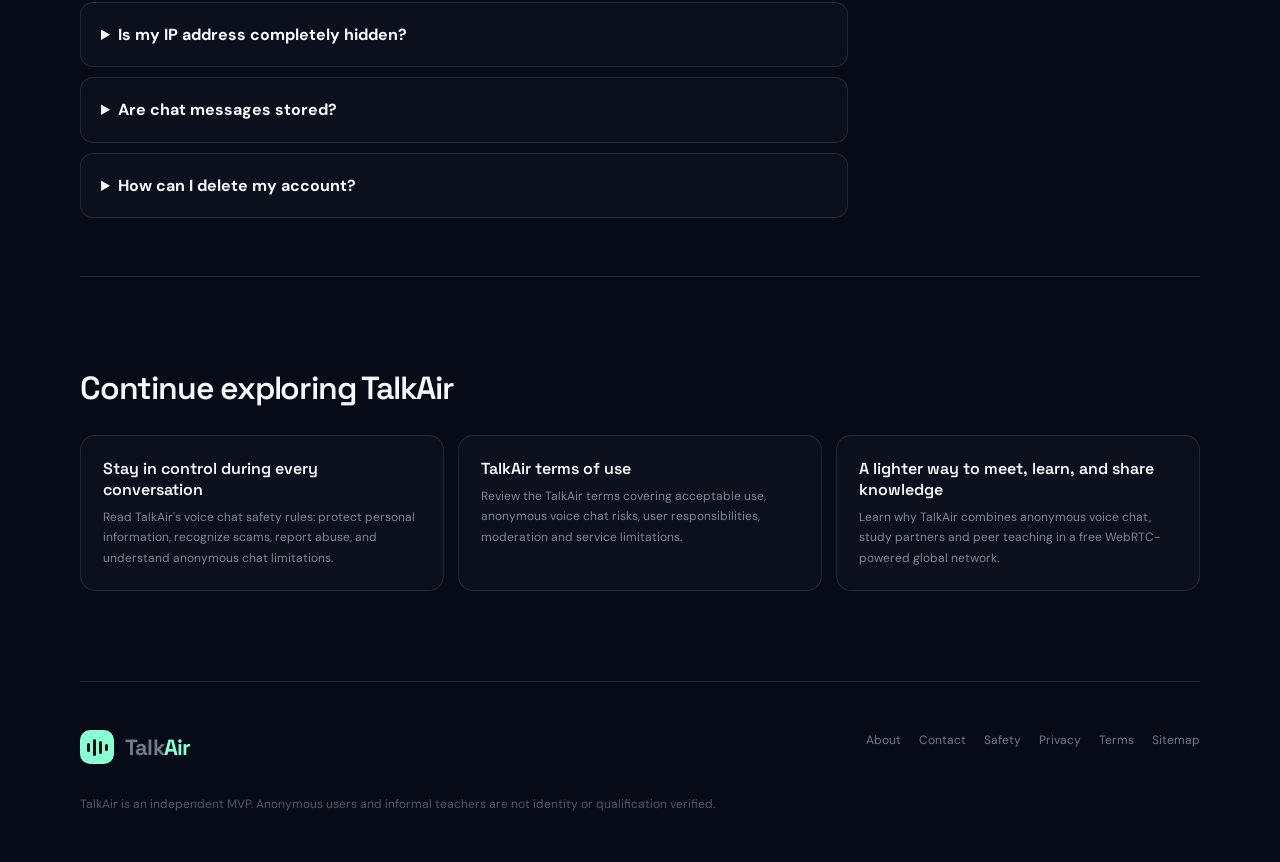
<file: privacy/index.html>
<!doctype html>
<html lang="en">
<head>
  <meta charset="UTF-8">
  <meta name="viewport" content="width=device-width, initial-scale=1.0">
  <meta name="theme-color" content="#070b17">
  <meta name="description" content="Understand how the TalkAir MVP handles microphone audio, WebRTC connections, signaling data, chat messages and anonymous sessions.">
  <meta name="robots" content="index, follow, max-image-preview:large, max-snippet:-1, max-video-preview:-1">
  <meta property="og:type" content="website">
  <meta property="og:site_name" content="TalkAir">
  <meta property="og:title" content="Privacy Policy | TalkAir">
  <meta property="og:description" content="Understand how the TalkAir MVP handles microphone audio, WebRTC connections, signaling data, chat messages and anonymous sessions.">
  <meta property="og:url" content="https://usmnashd1.github.io/TalkAir/privacy/">
  <meta property="og:image" content="https://usmnashd1.github.io/TalkAir/social-card.png">
  <meta property="og:image:width" content="1200">
  <meta property="og:image:height" content="630">
  <meta property="og:image:alt" content="TalkAir — Talk instantly. Learn globally.">
  <meta name="twitter:card" content="summary_large_image">
  <meta name="twitter:title" content="Privacy Policy | TalkAir">
  <meta name="twitter:description" content="Understand how the TalkAir MVP handles microphone audio, WebRTC connections, signaling data, chat messages and anonymous sessions.">
  <meta name="twitter:image" content="https://usmnashd1.github.io/TalkAir/social-card.png">
  <link rel="canonical" href="https://usmnashd1.github.io/TalkAir/privacy/">
  <link rel="icon" href="../favicon.svg" type="image/svg+xml">
  <link rel="manifest" href="../site.webmanifest">
  <link rel="preconnect" href="https://fonts.googleapis.com">
  <link rel="preconnect" href="https://fonts.gstatic.com" crossorigin>
  <link href="https://fonts.googleapis.com/css2?family=DM+Sans:wght@400;500;600;700&family=Space+Grotesk:wght@500;600;700&display=swap" rel="stylesheet">
  <link rel="stylesheet" href="../seo.css">
  <title>Privacy Policy | TalkAir</title>
  <script type="application/ld+json">{"@context":"https://schema.org","@graph":[{"@type":"WebPage","@id":"https://usmnashd1.github.io/TalkAir/privacy/#webpage","url":"https://usmnashd1.github.io/TalkAir/privacy/","name":"Privacy Policy | TalkAir","description":"Understand how the TalkAir MVP handles microphone audio, WebRTC connections, signaling data, chat messages and anonymous sessions.","isPartOf":{"@id":"https://usmnashd1.github.io/TalkAir/#website"},"inLanguage":"en"},{"@type":"BreadcrumbList","itemListElement":[{"@type":"ListItem","position":1,"name":"Home","item":"https://usmnashd1.github.io/TalkAir/"},{"@type":"ListItem","position":2,"name":"TalkAir privacy policy","item":"https://usmnashd1.github.io/TalkAir/privacy/"}]},{"@type":"FAQPage","mainEntity":[{"@type":"Question","name":"Does TalkAir record calls?","acceptedAnswer":{"@type":"Answer","text":"The current application does not intentionally record call audio."}},{"@type":"Question","name":"Is my IP address completely hidden?","acceptedAnswer":{"@type":"Answer","text":"No guarantee is made. Hosting providers process network addresses, and some WebRTC configurations may expose network-related information needed for connectivity."}},{"@type":"Question","name":"Are chat messages stored?","acceptedAnswer":{"@type":"Answer","text":"The app is designed to relay chat ephemerally rather than maintain chat history, but infrastructure logs and recipients may create copies."}},{"@type":"Question","name":"How can I delete my account?","acceptedAnswer":{"@type":"Answer","text":"The current MVP has no registered accounts. You can close the site and clear local browser permissions or data."}}]}]}</script>
</head>
<body>
  <div class="noise"></div><div class="page-glow"></div>
  <header class="site-header">
    <a class="brand" href="../" aria-label="TalkAir home"><span class="brand-mark" aria-hidden="true"><i></i><i></i><i></i><i></i></span><span>Talk<strong>Air</strong></span></a>
    <nav class="site-nav" aria-label="Primary navigation"><a href="../random-voice-chat/">Random chat</a><a href="../study-room-online/">Study</a><a href="../safety/">Safety</a><a class="nav-cta" href="../">Start talking</a></nav>
  </header>
  <main>
    <nav class="breadcrumbs" aria-label="Breadcrumb"><ol><li><a href="../">Home</a></li><li aria-current="page">TalkAir privacy policy</li></ol></nav>
    <article>
      <header class="article-hero"><span class="kicker">Legal information</span><h1>TalkAir privacy policy</h1><p>This policy describes the current TalkAir MVP hosted through GitHub Pages and Cloudflare Workers. It should be reviewed by qualified legal counsel before commercial or large-scale launch.</p><a class="primary-cta" href="../">Open TalkAir &rarr;</a></header>
      <div class="quick-facts"><div><strong>Effective date</strong><span>June 14, 2026</span></div><div><strong>Audio routing</strong><span>WebRTC attempts direct peer-to-peer transport</span></div><div><strong>No accounts</strong><span>The current MVP has no registered user profiles</span></div></div>
      <div class="content-layout"><div class="article-content"><section id="section-1"><h2>Scope and operator</h2><p>This policy applies to the TalkAir website at <a href="https://usmnashd1.github.io/TalkAir/">https://usmnashd1.github.io/TalkAir/</a> and its associated signaling Worker. TalkAir is currently an independently operated MVP. A formal business identity, jurisdictional address, and dedicated privacy contact must be added before production launch.</p></section>
<section id="section-2"><h2>Information processed</h2><h3>Microphone audio</h3><p>Your browser captures microphone audio after you grant permission. WebRTC attempts to transmit that audio directly to the matched peer. TalkAir does not intentionally record or store call audio on its signaling Worker.</p><h3>Signaling and session data</h3><p>The Worker processes temporary session identifiers, matchmaking mode, selected topic, WebRTC session descriptions, and ICE candidates to establish a connection. Active queue and room state is ephemeral.</p><h3>Chat content</h3><p>Text chat is relayed through the Worker to the current peer. The application does not intentionally persist chat history after the session, although infrastructure logs or recipient actions may create copies outside the application's intended behavior.</p><h3>Optional analytics</h3><p>If a valid Google Analytics 4 Measurement ID is configured, TalkAir asks for analytics consent before loading Google's analytics script. If accepted, page visits and limited interaction events such as mode selections or start-button clicks may be measured. The implementation disables Google Signals and advertising personalization signals by default. You may decline, and no Google Analytics script will load from TalkAir's analytics module.</p><h3>Technical data</h3><p>GitHub and Cloudflare may process IP addresses, request metadata, security signals, and operational logs according to their own services and policies.</p></section>
<section id="section-3"><h2>Purposes and legal basis</h2><p>Information is processed to provide matchmaking, establish calls, relay chat, prevent abuse, diagnose failures, and secure the service. Applicable legal bases depend on the operator's jurisdiction and the user's location. Consent is requested by the browser for microphone access.</p></section>
<section id="section-4"><h2>Sharing and international processing</h2><p>Audio is shared with the person you are matched with. Signaling and chat pass through Cloudflare infrastructure. Static files are delivered through GitHub Pages. These providers may process data in multiple countries. Do not use TalkAir to communicate information requiring regulated confidentiality.</p></section>
<section id="section-5"><h2>Retention and security</h2><p>The application is designed around ephemeral sessions and does not intentionally maintain user accounts, call recordings, or persistent room histories. Provider logs may have separate retention periods. WebRTC media is encrypted in transit, but no internet service can promise absolute security.</p></section>
<section id="section-6"><h2>Your choices and rights</h2><p>You can deny microphone permission, mute the microphone, leave a match, close the site, clear browser data, and avoid submitting personal information. Depending on your jurisdiction, you may have rights concerning access, deletion, correction, objection, restriction, portability, or complaint to a regulator. A verified privacy contact process must be established before full launch.</p></section>
<section id="section-7"><h2>Children and policy changes</h2><p>TalkAir is not intended for children under 18. The policy may change as features, providers, and legal requirements evolve. Material updates should be published with a revised effective date.</p></section><section id="faq"><h2>Frequently asked questions</h2><div class="faq-list"><details><summary>Does TalkAir record calls?</summary><p>The current application does not intentionally record call audio.</p></details>
<details><summary>Is my IP address completely hidden?</summary><p>No guarantee is made. Hosting providers process network addresses, and some WebRTC configurations may expose network-related information needed for connectivity.</p></details>
<details><summary>Are chat messages stored?</summary><p>The app is designed to relay chat ephemerally rather than maintain chat history, but infrastructure logs and recipients may create copies.</p></details>
<details><summary>How can I delete my account?</summary><p>The current MVP has no registered accounts. You can close the site and clear local browser permissions or data.</p></details></div></section></div><aside class="page-toc" aria-label="On this page"><strong>On this page</strong><a href="#section-1">Scope and operator</a>
<a href="#section-2">Information processed</a>
<a href="#section-3">Purposes and legal basis</a>
<a href="#section-4">Sharing and international processing</a>
<a href="#section-5">Retention and security</a>
<a href="#section-6">Your choices and rights</a>
<a href="#section-7">Children and policy changes</a><a href="#faq">Frequently asked questions</a></aside></div>
    </article>
    <section class="related" aria-labelledby="related-title"><h2 id="related-title">Continue exploring TalkAir</h2><div class="related-grid"><a class="related-card" href="../safety/"><strong>Stay in control during every conversation</strong><span>Read TalkAir's voice chat safety rules: protect personal information, recognize scams, report abuse, and understand anonymous chat limitations.</span></a>
<a class="related-card" href="../terms/"><strong>TalkAir terms of use</strong><span>Review the TalkAir terms covering acceptable use, anonymous voice chat risks, user responsibilities, moderation and service limitations.</span></a>
<a class="related-card" href="../about/"><strong>A lighter way to meet, learn, and share knowledge</strong><span>Learn why TalkAir combines anonymous voice chat, study partners and peer teaching in a free WebRTC-powered global network.</span></a></div></section>
  </main>
  <footer class="site-footer"><a class="brand" href="../"><span class="brand-mark" aria-hidden="true"><i></i><i></i><i></i><i></i></span><span>Talk<strong>Air</strong></span></a><nav class="footer-links" aria-label="Footer navigation"><a href="../about/">About</a><a href="../contact/">Contact</a><a href="../safety/">Safety</a><a href="../privacy/">Privacy</a><a href="../terms/">Terms</a><a href="../sitemap.xml">Sitemap</a></nav><p class="footer-note">TalkAir is an independent MVP. Anonymous users and informal teachers are not identity or qualification verified.</p></footer>
  <script src="../config.js"></script>
  <script src="../analytics.js"></script>
</body>
</html>
</file>
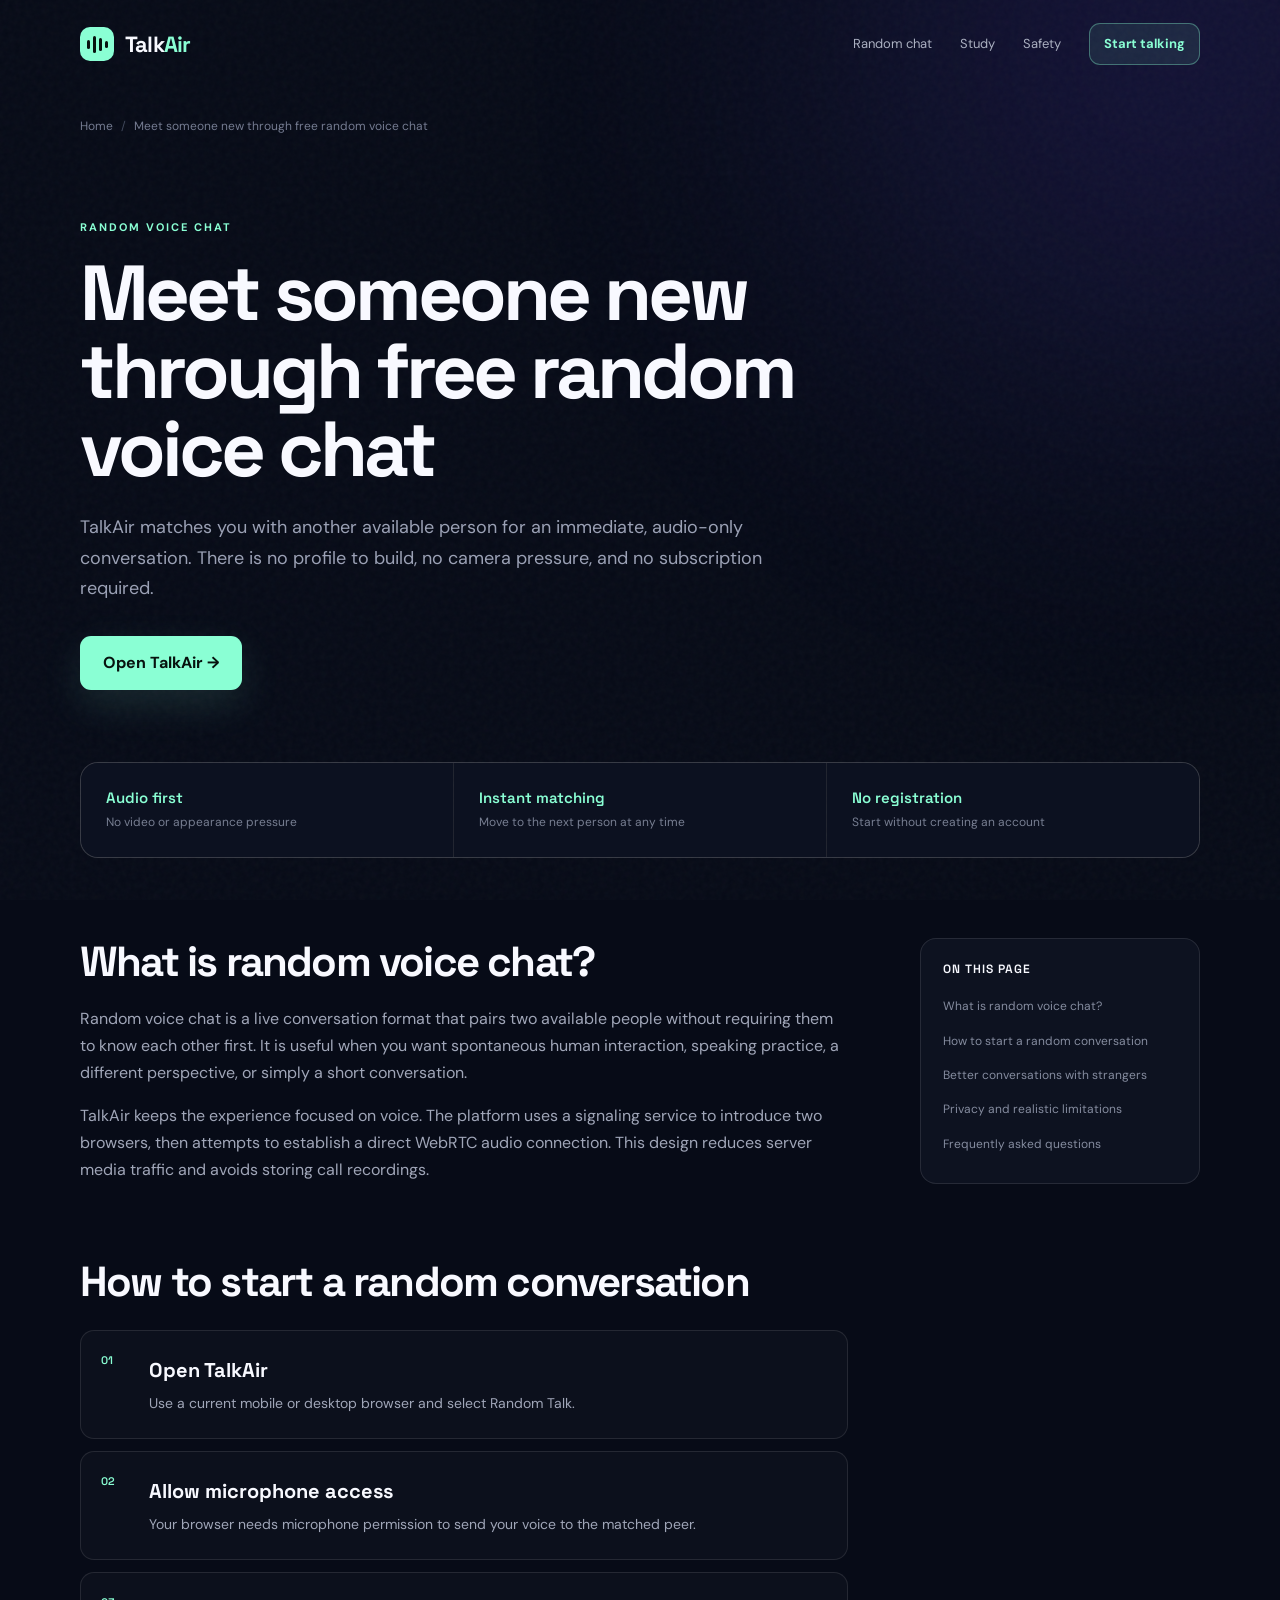
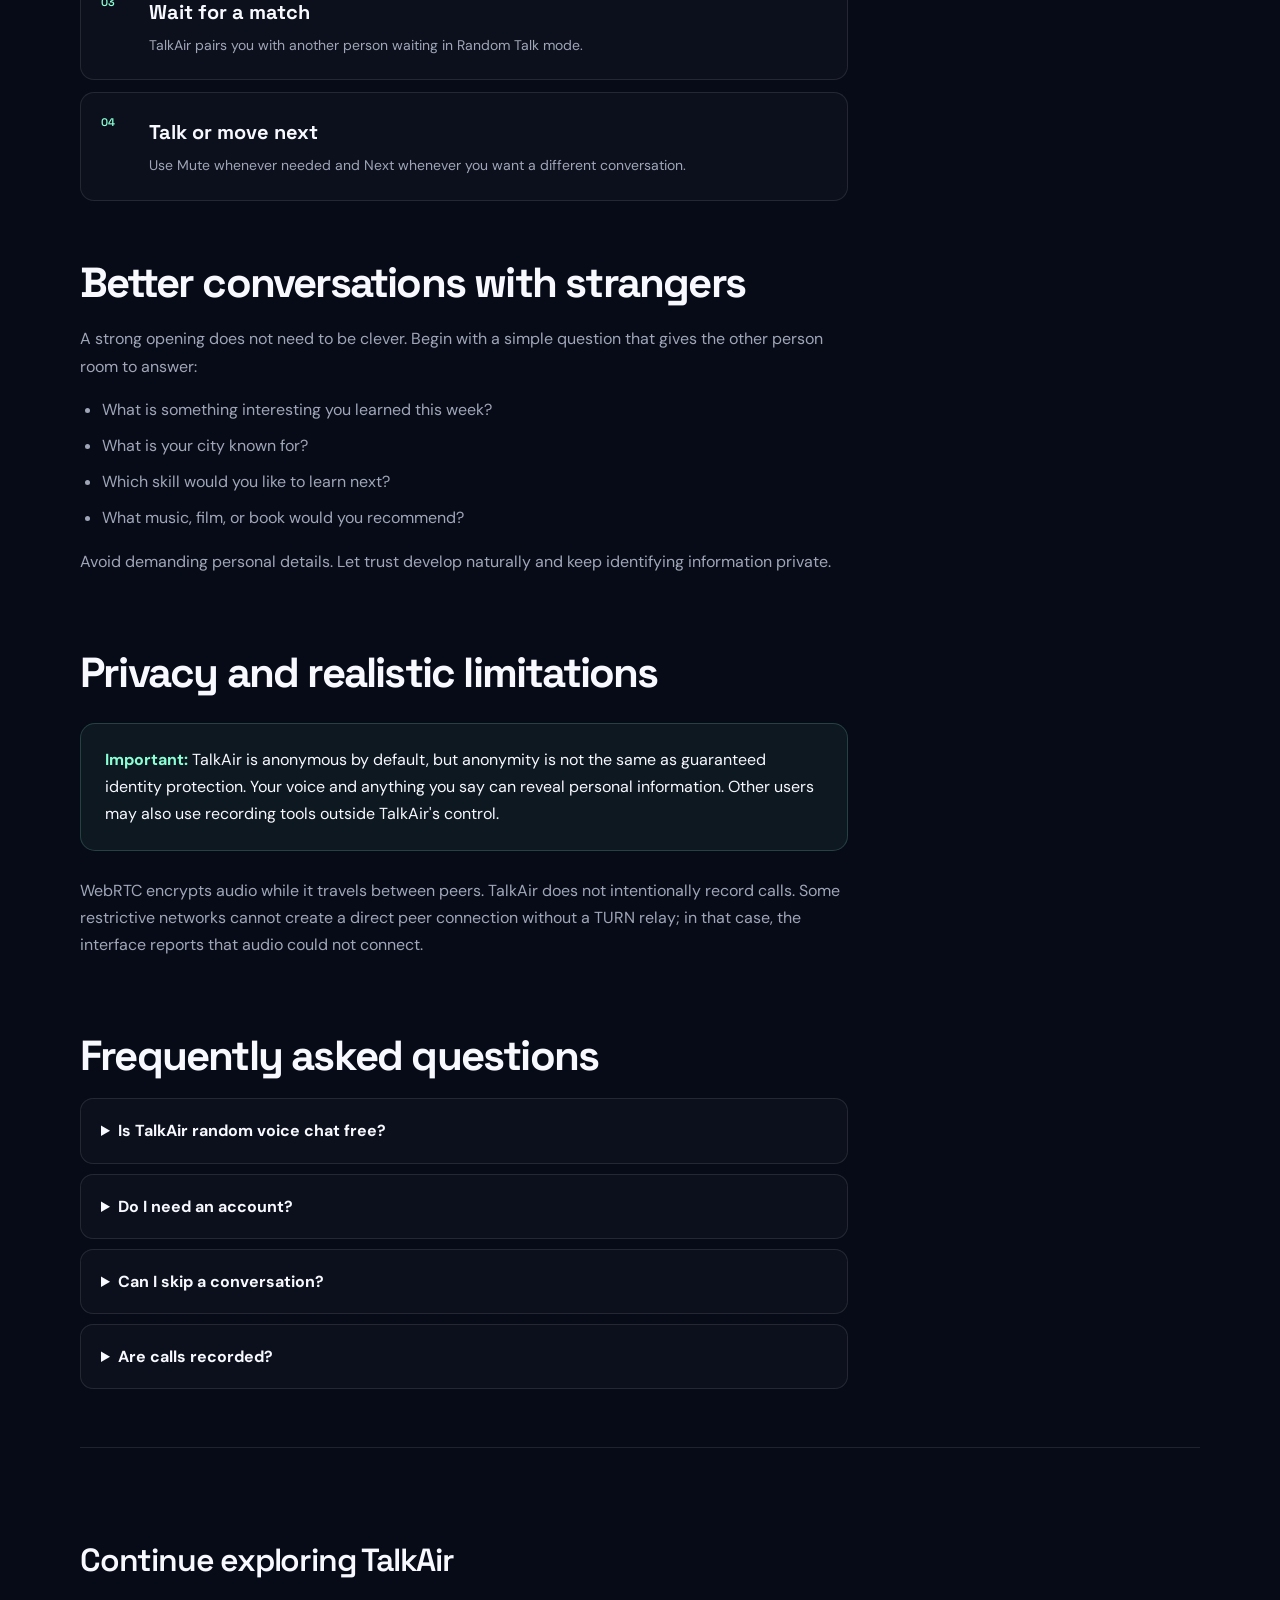
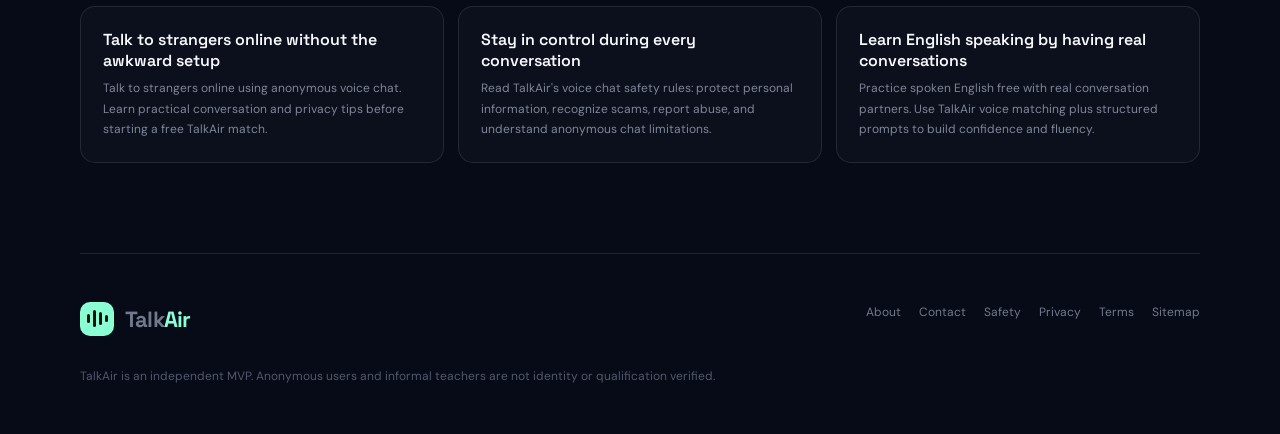
<file: random-voice-chat/index.html>
<!doctype html>
<html lang="en">
<head>
  <meta charset="UTF-8">
  <meta name="viewport" content="width=device-width, initial-scale=1.0">
  <meta name="theme-color" content="#070b17">
  <meta name="description" content="Start a free random voice chat with people worldwide. TalkAir offers anonymous, audio-only matching with no registration required.">
  <meta name="robots" content="index, follow, max-image-preview:large, max-snippet:-1, max-video-preview:-1">
  <meta property="og:type" content="website">
  <meta property="og:site_name" content="TalkAir">
  <meta property="og:title" content="Free Random Voice Chat Online | TalkAir">
  <meta property="og:description" content="Start a free random voice chat with people worldwide. TalkAir offers anonymous, audio-only matching with no registration required.">
  <meta property="og:url" content="https://usmnashd1.github.io/TalkAir/random-voice-chat/">
  <meta property="og:image" content="https://usmnashd1.github.io/TalkAir/social-card.png">
  <meta property="og:image:width" content="1200">
  <meta property="og:image:height" content="630">
  <meta property="og:image:alt" content="TalkAir — Talk instantly. Learn globally.">
  <meta name="twitter:card" content="summary_large_image">
  <meta name="twitter:title" content="Free Random Voice Chat Online | TalkAir">
  <meta name="twitter:description" content="Start a free random voice chat with people worldwide. TalkAir offers anonymous, audio-only matching with no registration required.">
  <meta name="twitter:image" content="https://usmnashd1.github.io/TalkAir/social-card.png">
  <link rel="canonical" href="https://usmnashd1.github.io/TalkAir/random-voice-chat/">
  <link rel="icon" href="../favicon.svg" type="image/svg+xml">
  <link rel="manifest" href="../site.webmanifest">
  <link rel="preconnect" href="https://fonts.googleapis.com">
  <link rel="preconnect" href="https://fonts.gstatic.com" crossorigin>
  <link href="https://fonts.googleapis.com/css2?family=DM+Sans:wght@400;500;600;700&family=Space+Grotesk:wght@500;600;700&display=swap" rel="stylesheet">
  <link rel="stylesheet" href="../seo.css">
  <title>Free Random Voice Chat Online | TalkAir</title>
  <script type="application/ld+json">{"@context":"https://schema.org","@graph":[{"@type":"WebPage","@id":"https://usmnashd1.github.io/TalkAir/random-voice-chat/#webpage","url":"https://usmnashd1.github.io/TalkAir/random-voice-chat/","name":"Free Random Voice Chat Online | TalkAir","description":"Start a free random voice chat with people worldwide. TalkAir offers anonymous, audio-only matching with no registration required.","isPartOf":{"@id":"https://usmnashd1.github.io/TalkAir/#website"},"inLanguage":"en"},{"@type":"BreadcrumbList","itemListElement":[{"@type":"ListItem","position":1,"name":"Home","item":"https://usmnashd1.github.io/TalkAir/"},{"@type":"ListItem","position":2,"name":"Meet someone new through free random voice chat","item":"https://usmnashd1.github.io/TalkAir/random-voice-chat/"}]},{"@type":"FAQPage","mainEntity":[{"@type":"Question","name":"Is TalkAir random voice chat free?","acceptedAnswer":{"@type":"Answer","text":"Yes. The current TalkAir experience does not charge users to enter Random Talk."}},{"@type":"Question","name":"Do I need an account?","acceptedAnswer":{"@type":"Answer","text":"No. You can request a match without creating a profile."}},{"@type":"Question","name":"Can I skip a conversation?","acceptedAnswer":{"@type":"Answer","text":"Yes. Select Next to leave the current match and return to matchmaking."}},{"@type":"Question","name":"Are calls recorded?","acceptedAnswer":{"@type":"Answer","text":"TalkAir does not intentionally record call audio. A person on the other side could still use external recording tools, so do not share sensitive information."}}]}]}</script>
</head>
<body>
  <div class="noise"></div><div class="page-glow"></div>
  <header class="site-header">
    <a class="brand" href="../" aria-label="TalkAir home"><span class="brand-mark" aria-hidden="true"><i></i><i></i><i></i><i></i></span><span>Talk<strong>Air</strong></span></a>
    <nav class="site-nav" aria-label="Primary navigation"><a href="../random-voice-chat/">Random chat</a><a href="../study-room-online/">Study</a><a href="../safety/">Safety</a><a class="nav-cta" href="../">Start talking</a></nav>
  </header>
  <main>
    <nav class="breadcrumbs" aria-label="Breadcrumb"><ol><li><a href="../">Home</a></li><li aria-current="page">Meet someone new through free random voice chat</li></ol></nav>
    <article>
      <header class="article-hero"><span class="kicker">Random voice chat</span><h1>Meet someone new through free random voice chat</h1><p>TalkAir matches you with another available person for an immediate, audio-only conversation. There is no profile to build, no camera pressure, and no subscription required.</p><a class="primary-cta" href="../">Open TalkAir &rarr;</a></header>
      <div class="quick-facts"><div><strong>Audio first</strong><span>No video or appearance pressure</span></div><div><strong>Instant matching</strong><span>Move to the next person at any time</span></div><div><strong>No registration</strong><span>Start without creating an account</span></div></div>
      <div class="content-layout"><div class="article-content"><section id="section-1"><h2>What is random voice chat?</h2><p>Random voice chat is a live conversation format that pairs two available people without requiring them to know each other first. It is useful when you want spontaneous human interaction, speaking practice, a different perspective, or simply a short conversation.</p><p>TalkAir keeps the experience focused on voice. The platform uses a signaling service to introduce two browsers, then attempts to establish a direct WebRTC audio connection. This design reduces server media traffic and avoids storing call recordings.</p></section>
<section id="section-2"><h2>How to start a random conversation</h2><div class="steps"><div class="step"><h3>Open TalkAir</h3><p>Use a current mobile or desktop browser and select Random Talk.</p></div><div class="step"><h3>Allow microphone access</h3><p>Your browser needs microphone permission to send your voice to the matched peer.</p></div><div class="step"><h3>Wait for a match</h3><p>TalkAir pairs you with another person waiting in Random Talk mode.</p></div><div class="step"><h3>Talk or move next</h3><p>Use Mute whenever needed and Next whenever you want a different conversation.</p></div></div></section>
<section id="section-3"><h2>Better conversations with strangers</h2><p>A strong opening does not need to be clever. Begin with a simple question that gives the other person room to answer:</p><ul><li>What is something interesting you learned this week?</li><li>What is your city known for?</li><li>Which skill would you like to learn next?</li><li>What music, film, or book would you recommend?</li></ul><p>Avoid demanding personal details. Let trust develop naturally and keep identifying information private.</p></section>
<section id="section-4"><h2>Privacy and realistic limitations</h2><div class="info-box"><strong>Important:</strong> TalkAir is anonymous by default, but anonymity is not the same as guaranteed identity protection. Your voice and anything you say can reveal personal information. Other users may also use recording tools outside TalkAir's control.</div><p>WebRTC encrypts audio while it travels between peers. TalkAir does not intentionally record calls. Some restrictive networks cannot create a direct peer connection without a TURN relay; in that case, the interface reports that audio could not connect.</p></section><section id="faq"><h2>Frequently asked questions</h2><div class="faq-list"><details><summary>Is TalkAir random voice chat free?</summary><p>Yes. The current TalkAir experience does not charge users to enter Random Talk.</p></details>
<details><summary>Do I need an account?</summary><p>No. You can request a match without creating a profile.</p></details>
<details><summary>Can I skip a conversation?</summary><p>Yes. Select Next to leave the current match and return to matchmaking.</p></details>
<details><summary>Are calls recorded?</summary><p>TalkAir does not intentionally record call audio. A person on the other side could still use external recording tools, so do not share sensitive information.</p></details></div></section></div><aside class="page-toc" aria-label="On this page"><strong>On this page</strong><a href="#section-1">What is random voice chat?</a>
<a href="#section-2">How to start a random conversation</a>
<a href="#section-3">Better conversations with strangers</a>
<a href="#section-4">Privacy and realistic limitations</a><a href="#faq">Frequently asked questions</a></aside></div>
    </article>
    <section class="related" aria-labelledby="related-title"><h2 id="related-title">Continue exploring TalkAir</h2><div class="related-grid"><a class="related-card" href="../talk-to-strangers/"><strong>Talk to strangers online without the awkward setup</strong><span>Talk to strangers online using anonymous voice chat. Learn practical conversation and privacy tips before starting a free TalkAir match.</span></a>
<a class="related-card" href="../safety/"><strong>Stay in control during every conversation</strong><span>Read TalkAir's voice chat safety rules: protect personal information, recognize scams, report abuse, and understand anonymous chat limitations.</span></a>
<a class="related-card" href="../learn-english-speaking/"><strong>Learn English speaking by having real conversations</strong><span>Practice spoken English free with real conversation partners. Use TalkAir voice matching plus structured prompts to build confidence and fluency.</span></a></div></section>
  </main>
  <footer class="site-footer"><a class="brand" href="../"><span class="brand-mark" aria-hidden="true"><i></i><i></i><i></i><i></i></span><span>Talk<strong>Air</strong></span></a><nav class="footer-links" aria-label="Footer navigation"><a href="../about/">About</a><a href="../contact/">Contact</a><a href="../safety/">Safety</a><a href="../privacy/">Privacy</a><a href="../terms/">Terms</a><a href="../sitemap.xml">Sitemap</a></nav><p class="footer-note">TalkAir is an independent MVP. Anonymous users and informal teachers are not identity or qualification verified.</p></footer>
  <script src="../config.js"></script>
  <script src="../analytics.js"></script>
</body>
</html>
</file>
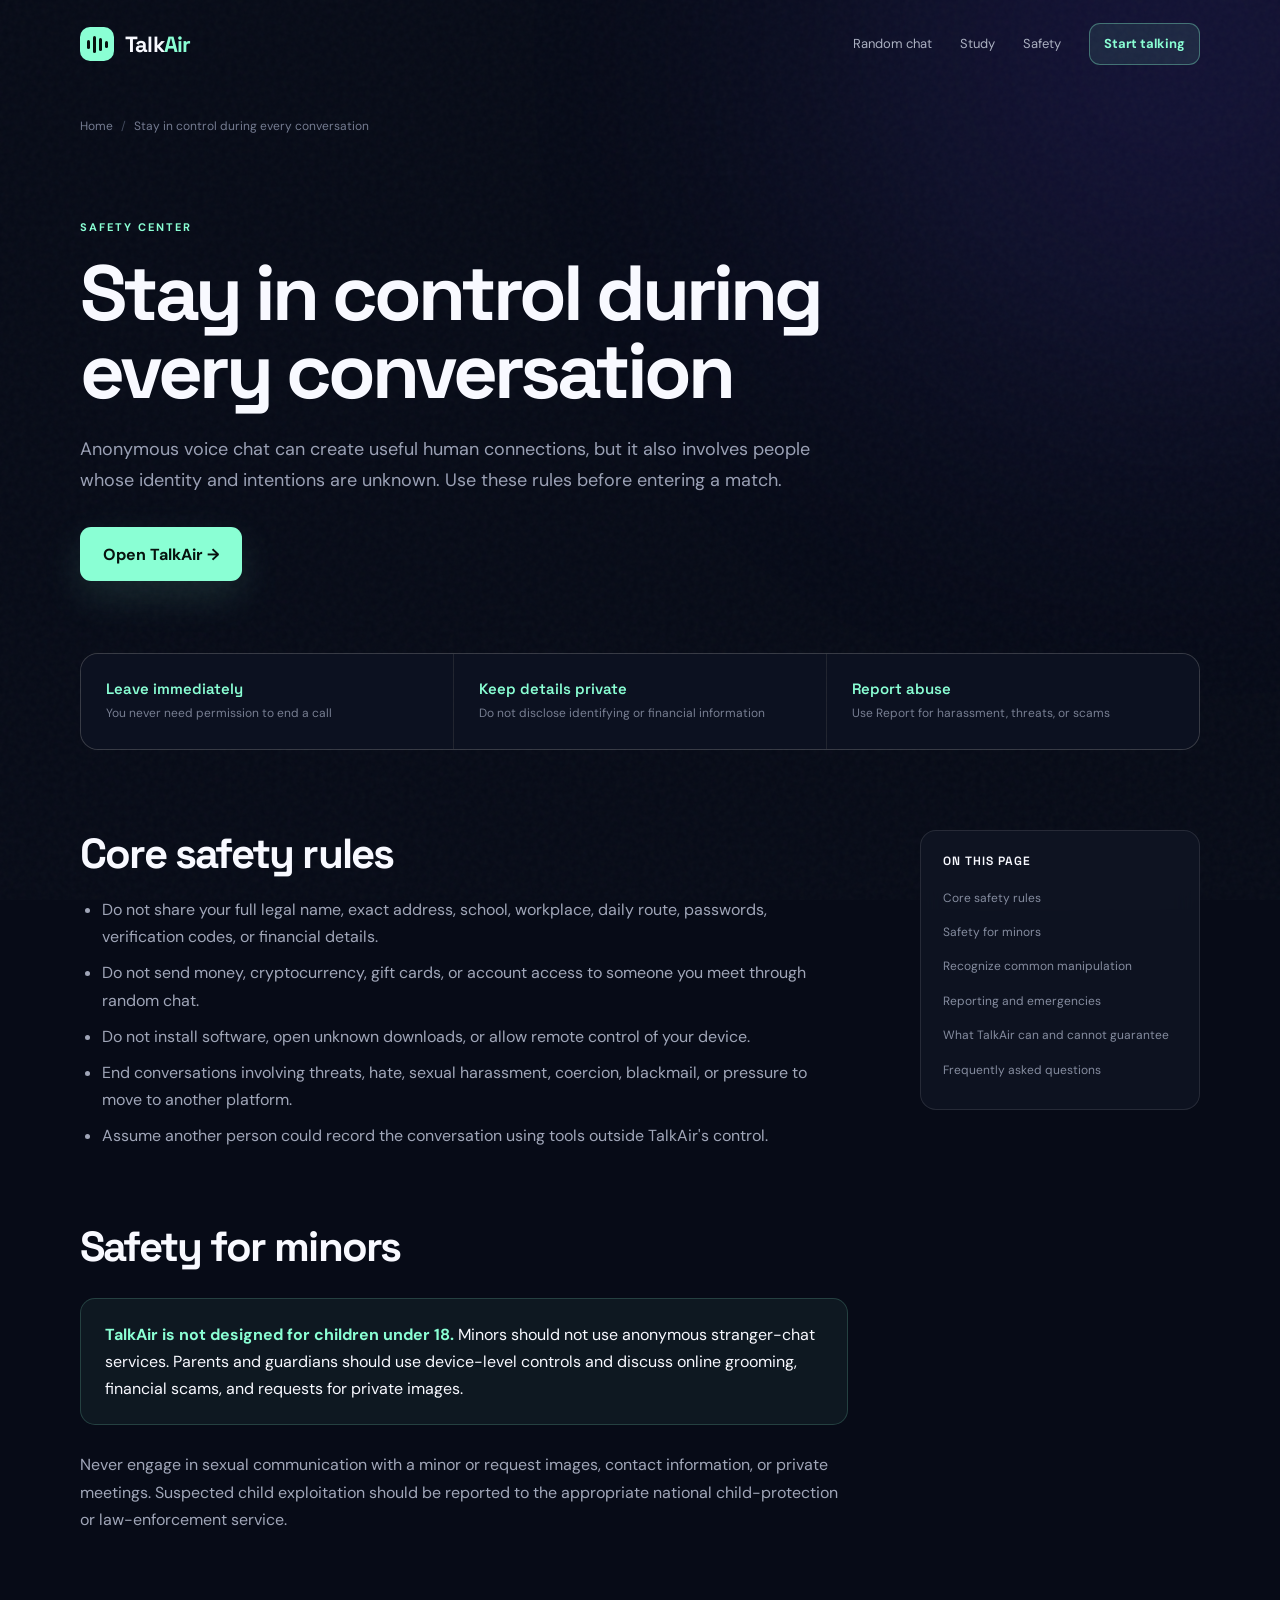
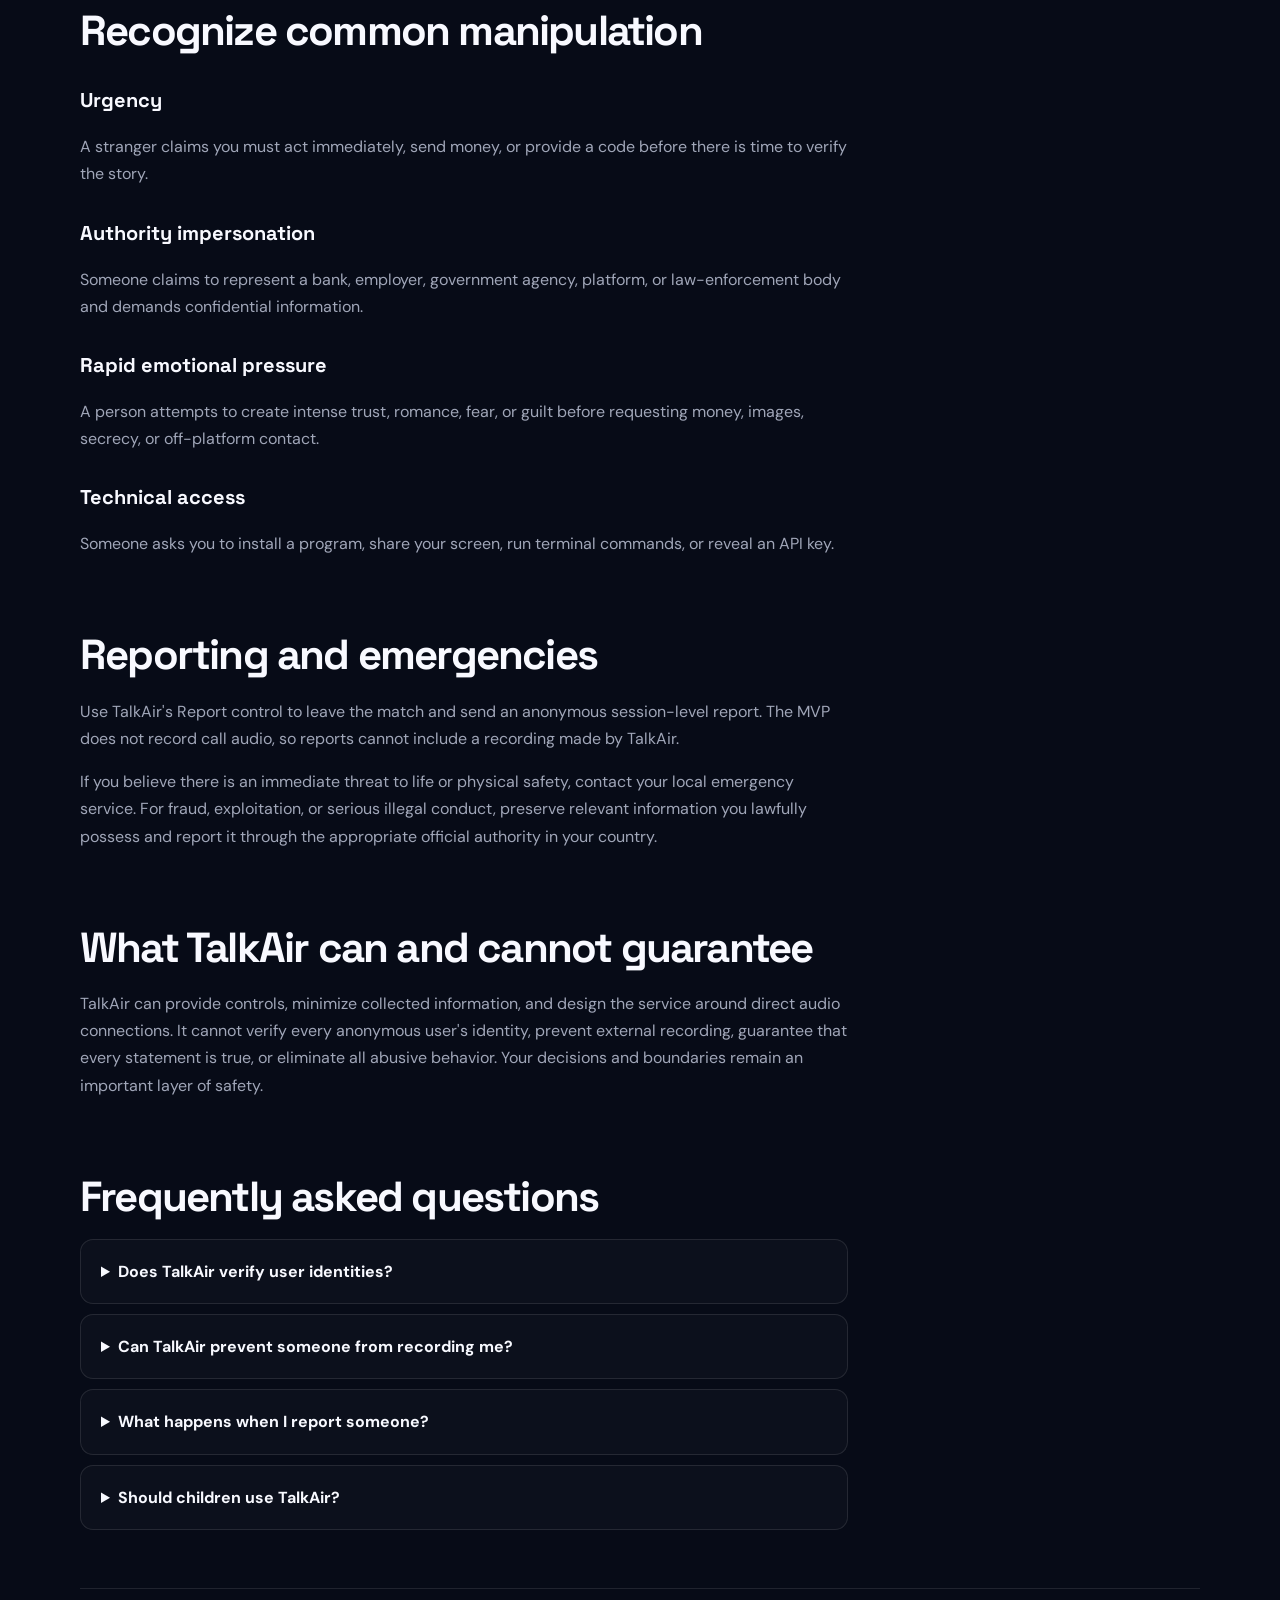
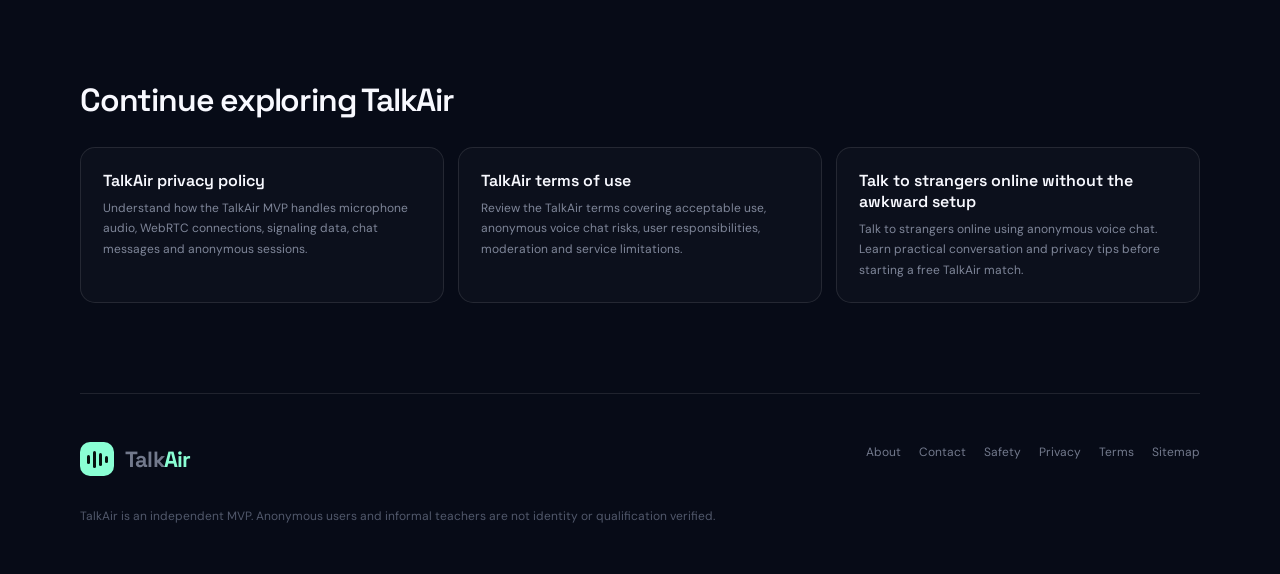
<file: safety/index.html>
<!doctype html>
<html lang="en">
<head>
  <meta charset="UTF-8">
  <meta name="viewport" content="width=device-width, initial-scale=1.0">
  <meta name="theme-color" content="#070b17">
  <meta name="description" content="Read TalkAir's voice chat safety rules: protect personal information, recognize scams, report abuse, and understand anonymous chat limitations.">
  <meta name="robots" content="index, follow, max-image-preview:large, max-snippet:-1, max-video-preview:-1">
  <meta property="og:type" content="website">
  <meta property="og:site_name" content="TalkAir">
  <meta property="og:title" content="Online Voice Chat Safety Guide | TalkAir">
  <meta property="og:description" content="Read TalkAir's voice chat safety rules: protect personal information, recognize scams, report abuse, and understand anonymous chat limitations.">
  <meta property="og:url" content="https://usmnashd1.github.io/TalkAir/safety/">
  <meta property="og:image" content="https://usmnashd1.github.io/TalkAir/social-card.png">
  <meta property="og:image:width" content="1200">
  <meta property="og:image:height" content="630">
  <meta property="og:image:alt" content="TalkAir — Talk instantly. Learn globally.">
  <meta name="twitter:card" content="summary_large_image">
  <meta name="twitter:title" content="Online Voice Chat Safety Guide | TalkAir">
  <meta name="twitter:description" content="Read TalkAir's voice chat safety rules: protect personal information, recognize scams, report abuse, and understand anonymous chat limitations.">
  <meta name="twitter:image" content="https://usmnashd1.github.io/TalkAir/social-card.png">
  <link rel="canonical" href="https://usmnashd1.github.io/TalkAir/safety/">
  <link rel="icon" href="../favicon.svg" type="image/svg+xml">
  <link rel="manifest" href="../site.webmanifest">
  <link rel="preconnect" href="https://fonts.googleapis.com">
  <link rel="preconnect" href="https://fonts.gstatic.com" crossorigin>
  <link href="https://fonts.googleapis.com/css2?family=DM+Sans:wght@400;500;600;700&family=Space+Grotesk:wght@500;600;700&display=swap" rel="stylesheet">
  <link rel="stylesheet" href="../seo.css">
  <title>Online Voice Chat Safety Guide | TalkAir</title>
  <script type="application/ld+json">{"@context":"https://schema.org","@graph":[{"@type":"WebPage","@id":"https://usmnashd1.github.io/TalkAir/safety/#webpage","url":"https://usmnashd1.github.io/TalkAir/safety/","name":"Online Voice Chat Safety Guide | TalkAir","description":"Read TalkAir's voice chat safety rules: protect personal information, recognize scams, report abuse, and understand anonymous chat limitations.","isPartOf":{"@id":"https://usmnashd1.github.io/TalkAir/#website"},"inLanguage":"en"},{"@type":"BreadcrumbList","itemListElement":[{"@type":"ListItem","position":1,"name":"Home","item":"https://usmnashd1.github.io/TalkAir/"},{"@type":"ListItem","position":2,"name":"Stay in control during every conversation","item":"https://usmnashd1.github.io/TalkAir/safety/"}]},{"@type":"FAQPage","mainEntity":[{"@type":"Question","name":"Does TalkAir verify user identities?","acceptedAnswer":{"@type":"Answer","text":"No. The current service is anonymous and does not verify identity, age, qualifications, country, or background."}},{"@type":"Question","name":"Can TalkAir prevent someone from recording me?","acceptedAnswer":{"@type":"Answer","text":"No. TalkAir does not intentionally record calls, but another user may use external hardware or software."}},{"@type":"Question","name":"What happens when I report someone?","acceptedAnswer":{"@type":"Answer","text":"The current interface submits a session-level report and moves you away from that match."}},{"@type":"Question","name":"Should children use TalkAir?","acceptedAnswer":{"@type":"Answer","text":"No. TalkAir is not designed for children under 18."}}]}]}</script>
</head>
<body>
  <div class="noise"></div><div class="page-glow"></div>
  <header class="site-header">
    <a class="brand" href="../" aria-label="TalkAir home"><span class="brand-mark" aria-hidden="true"><i></i><i></i><i></i><i></i></span><span>Talk<strong>Air</strong></span></a>
    <nav class="site-nav" aria-label="Primary navigation"><a href="../random-voice-chat/">Random chat</a><a href="../study-room-online/">Study</a><a href="../safety/">Safety</a><a class="nav-cta" href="../">Start talking</a></nav>
  </header>
  <main>
    <nav class="breadcrumbs" aria-label="Breadcrumb"><ol><li><a href="../">Home</a></li><li aria-current="page">Stay in control during every conversation</li></ol></nav>
    <article>
      <header class="article-hero"><span class="kicker">Safety center</span><h1>Stay in control during every conversation</h1><p>Anonymous voice chat can create useful human connections, but it also involves people whose identity and intentions are unknown. Use these rules before entering a match.</p><a class="primary-cta" href="../">Open TalkAir &rarr;</a></header>
      <div class="quick-facts"><div><strong>Leave immediately</strong><span>You never need permission to end a call</span></div><div><strong>Keep details private</strong><span>Do not disclose identifying or financial information</span></div><div><strong>Report abuse</strong><span>Use Report for harassment, threats, or scams</span></div></div>
      <div class="content-layout"><div class="article-content"><section id="section-1"><h2>Core safety rules</h2><ul><li>Do not share your full legal name, exact address, school, workplace, daily route, passwords, verification codes, or financial details.</li><li>Do not send money, cryptocurrency, gift cards, or account access to someone you meet through random chat.</li><li>Do not install software, open unknown downloads, or allow remote control of your device.</li><li>End conversations involving threats, hate, sexual harassment, coercion, blackmail, or pressure to move to another platform.</li><li>Assume another person could record the conversation using tools outside TalkAir's control.</li></ul></section>
<section id="section-2"><h2>Safety for minors</h2><div class="info-box"><strong>TalkAir is not designed for children under 18.</strong> Minors should not use anonymous stranger-chat services. Parents and guardians should use device-level controls and discuss online grooming, financial scams, and requests for private images.</div><p>Never engage in sexual communication with a minor or request images, contact information, or private meetings. Suspected child exploitation should be reported to the appropriate national child-protection or law-enforcement service.</p></section>
<section id="section-3"><h2>Recognize common manipulation</h2><h3>Urgency</h3><p>A stranger claims you must act immediately, send money, or provide a code before there is time to verify the story.</p><h3>Authority impersonation</h3><p>Someone claims to represent a bank, employer, government agency, platform, or law-enforcement body and demands confidential information.</p><h3>Rapid emotional pressure</h3><p>A person attempts to create intense trust, romance, fear, or guilt before requesting money, images, secrecy, or off-platform contact.</p><h3>Technical access</h3><p>Someone asks you to install a program, share your screen, run terminal commands, or reveal an API key.</p></section>
<section id="section-4"><h2>Reporting and emergencies</h2><p>Use TalkAir's Report control to leave the match and send an anonymous session-level report. The MVP does not record call audio, so reports cannot include a recording made by TalkAir.</p><p>If you believe there is an immediate threat to life or physical safety, contact your local emergency service. For fraud, exploitation, or serious illegal conduct, preserve relevant information you lawfully possess and report it through the appropriate official authority in your country.</p></section>
<section id="section-5"><h2>What TalkAir can and cannot guarantee</h2><p>TalkAir can provide controls, minimize collected information, and design the service around direct audio connections. It cannot verify every anonymous user's identity, prevent external recording, guarantee that every statement is true, or eliminate all abusive behavior. Your decisions and boundaries remain an important layer of safety.</p></section><section id="faq"><h2>Frequently asked questions</h2><div class="faq-list"><details><summary>Does TalkAir verify user identities?</summary><p>No. The current service is anonymous and does not verify identity, age, qualifications, country, or background.</p></details>
<details><summary>Can TalkAir prevent someone from recording me?</summary><p>No. TalkAir does not intentionally record calls, but another user may use external hardware or software.</p></details>
<details><summary>What happens when I report someone?</summary><p>The current interface submits a session-level report and moves you away from that match.</p></details>
<details><summary>Should children use TalkAir?</summary><p>No. TalkAir is not designed for children under 18.</p></details></div></section></div><aside class="page-toc" aria-label="On this page"><strong>On this page</strong><a href="#section-1">Core safety rules</a>
<a href="#section-2">Safety for minors</a>
<a href="#section-3">Recognize common manipulation</a>
<a href="#section-4">Reporting and emergencies</a>
<a href="#section-5">What TalkAir can and cannot guarantee</a><a href="#faq">Frequently asked questions</a></aside></div>
    </article>
    <section class="related" aria-labelledby="related-title"><h2 id="related-title">Continue exploring TalkAir</h2><div class="related-grid"><a class="related-card" href="../privacy/"><strong>TalkAir privacy policy</strong><span>Understand how the TalkAir MVP handles microphone audio, WebRTC connections, signaling data, chat messages and anonymous sessions.</span></a>
<a class="related-card" href="../terms/"><strong>TalkAir terms of use</strong><span>Review the TalkAir terms covering acceptable use, anonymous voice chat risks, user responsibilities, moderation and service limitations.</span></a>
<a class="related-card" href="../talk-to-strangers/"><strong>Talk to strangers online without the awkward setup</strong><span>Talk to strangers online using anonymous voice chat. Learn practical conversation and privacy tips before starting a free TalkAir match.</span></a></div></section>
  </main>
  <footer class="site-footer"><a class="brand" href="../"><span class="brand-mark" aria-hidden="true"><i></i><i></i><i></i><i></i></span><span>Talk<strong>Air</strong></span></a><nav class="footer-links" aria-label="Footer navigation"><a href="../about/">About</a><a href="../contact/">Contact</a><a href="../safety/">Safety</a><a href="../privacy/">Privacy</a><a href="../terms/">Terms</a><a href="../sitemap.xml">Sitemap</a></nav><p class="footer-note">TalkAir is an independent MVP. Anonymous users and informal teachers are not identity or qualification verified.</p></footer>
  <script src="../config.js"></script>
  <script src="../analytics.js"></script>
</body>
</html>
</file>
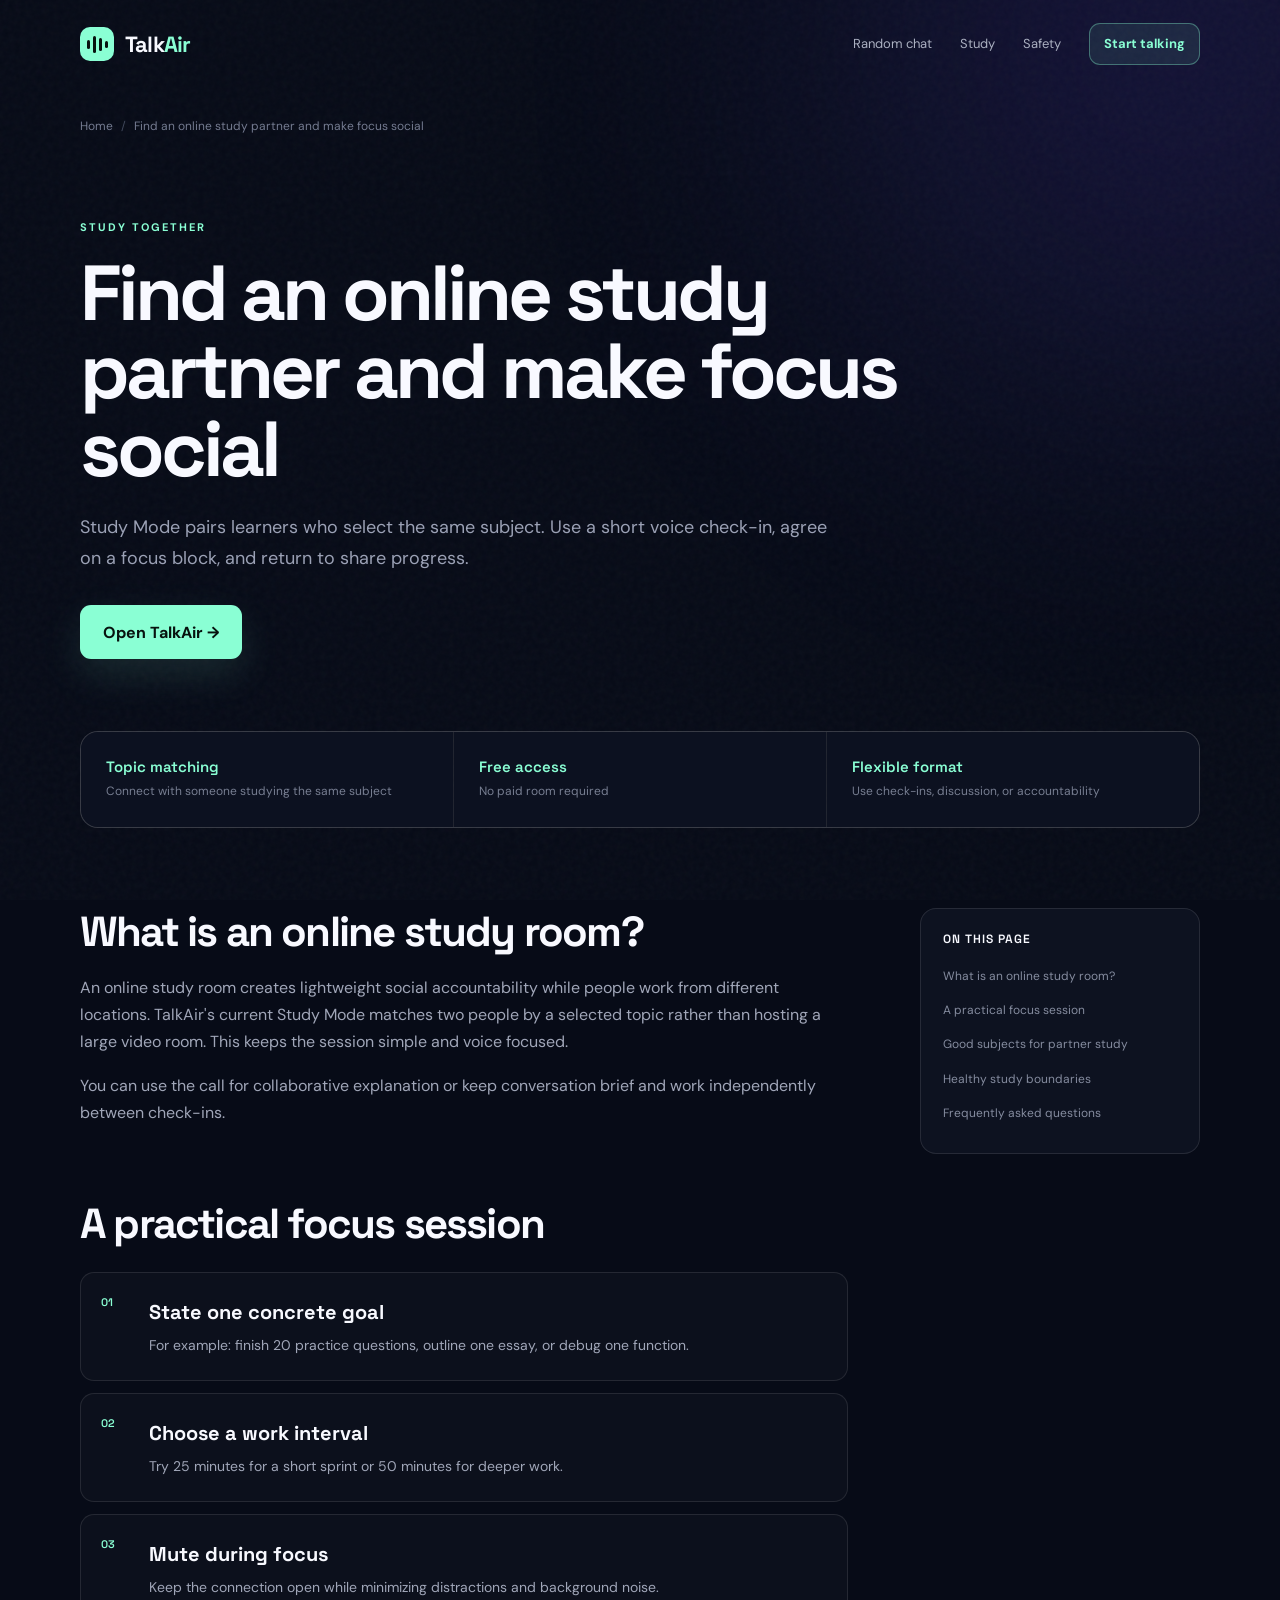
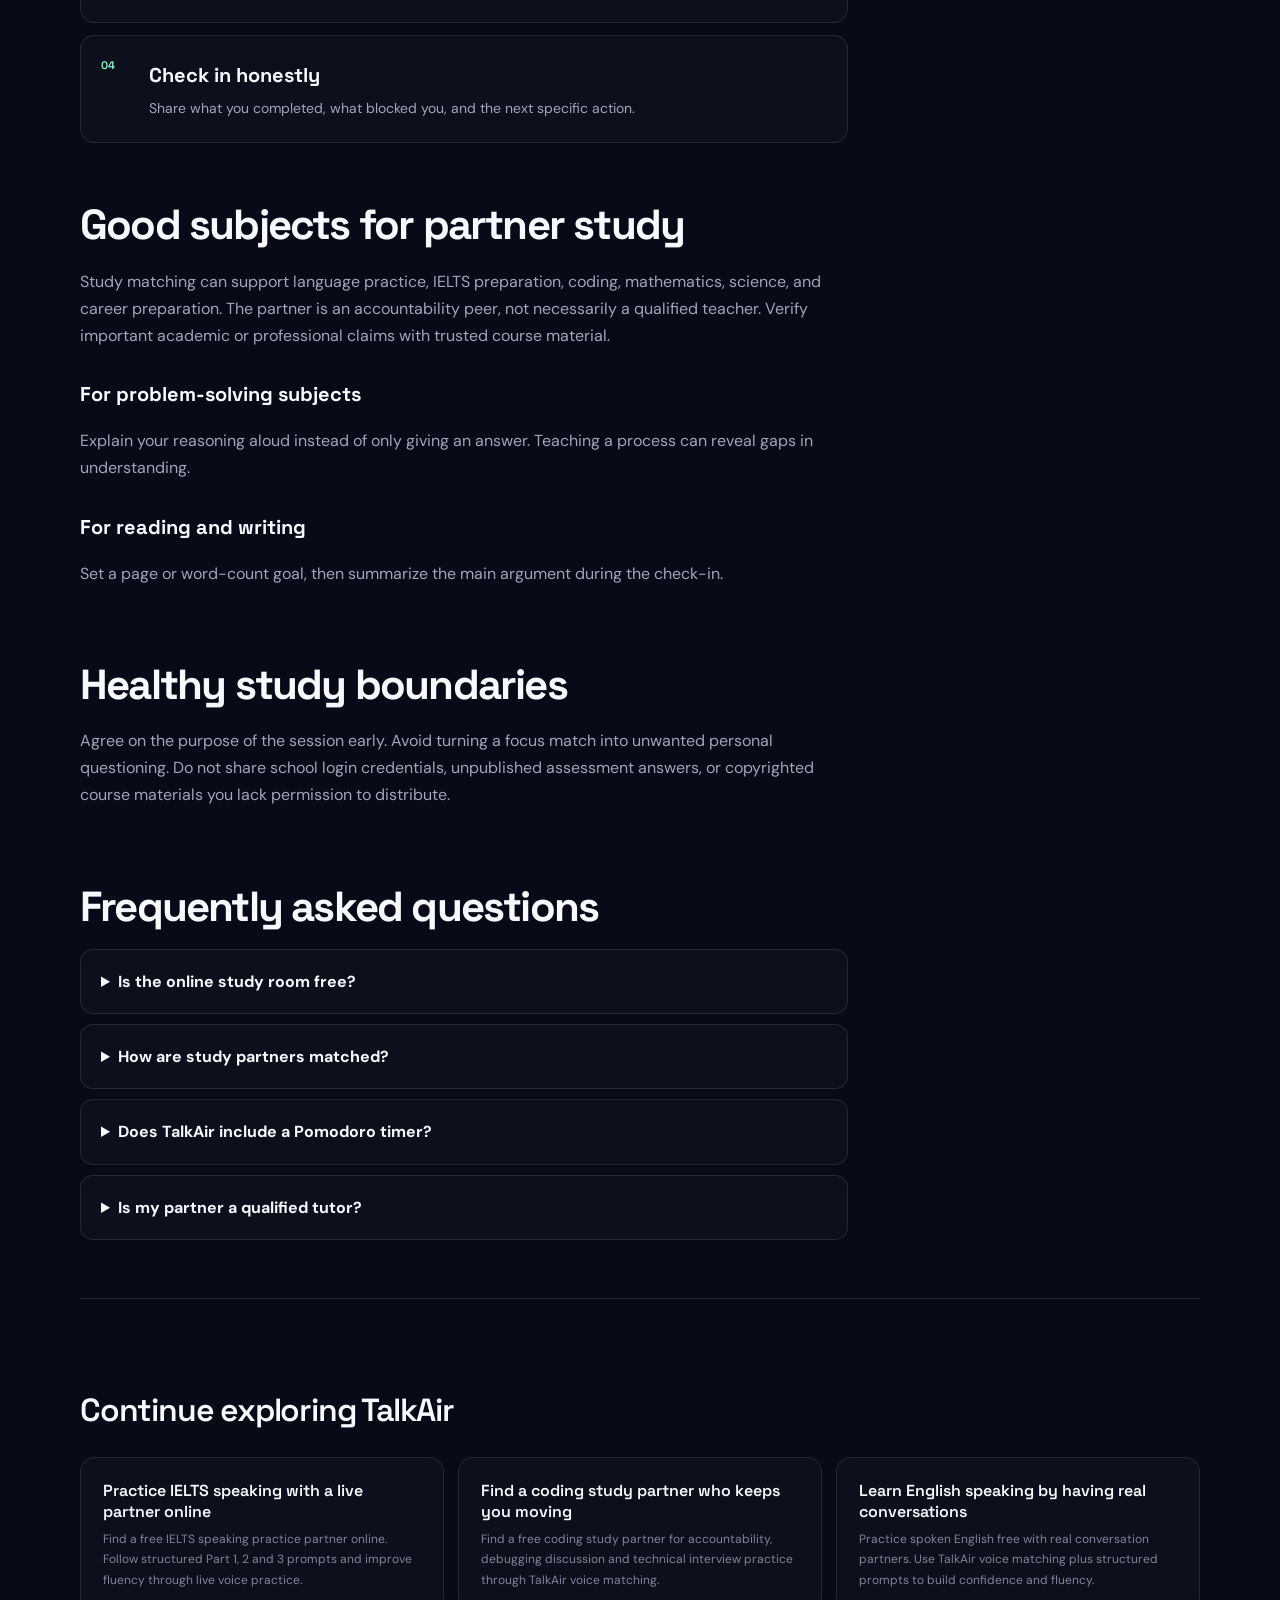
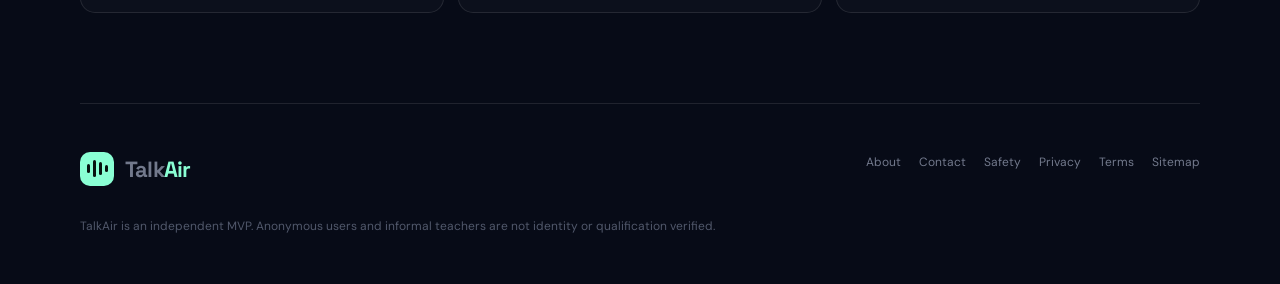
<file: study-room-online/index.html>
<!doctype html>
<html lang="en">
<head>
  <meta charset="UTF-8">
  <meta name="viewport" content="width=device-width, initial-scale=1.0">
  <meta name="theme-color" content="#070b17">
  <meta name="description" content="Find a free online study partner for focused voice sessions. Match by subject, set a goal, and use simple accountability techniques on TalkAir.">
  <meta name="robots" content="index, follow, max-image-preview:large, max-snippet:-1, max-video-preview:-1">
  <meta property="og:type" content="website">
  <meta property="og:site_name" content="TalkAir">
  <meta property="og:title" content="Free Online Study Room & Focus Partner | TalkAir">
  <meta property="og:description" content="Find a free online study partner for focused voice sessions. Match by subject, set a goal, and use simple accountability techniques on TalkAir.">
  <meta property="og:url" content="https://usmnashd1.github.io/TalkAir/study-room-online/">
  <meta property="og:image" content="https://usmnashd1.github.io/TalkAir/social-card.png">
  <meta property="og:image:width" content="1200">
  <meta property="og:image:height" content="630">
  <meta property="og:image:alt" content="TalkAir — Talk instantly. Learn globally.">
  <meta name="twitter:card" content="summary_large_image">
  <meta name="twitter:title" content="Free Online Study Room & Focus Partner | TalkAir">
  <meta name="twitter:description" content="Find a free online study partner for focused voice sessions. Match by subject, set a goal, and use simple accountability techniques on TalkAir.">
  <meta name="twitter:image" content="https://usmnashd1.github.io/TalkAir/social-card.png">
  <link rel="canonical" href="https://usmnashd1.github.io/TalkAir/study-room-online/">
  <link rel="icon" href="../favicon.svg" type="image/svg+xml">
  <link rel="manifest" href="../site.webmanifest">
  <link rel="preconnect" href="https://fonts.googleapis.com">
  <link rel="preconnect" href="https://fonts.gstatic.com" crossorigin>
  <link href="https://fonts.googleapis.com/css2?family=DM+Sans:wght@400;500;600;700&family=Space+Grotesk:wght@500;600;700&display=swap" rel="stylesheet">
  <link rel="stylesheet" href="../seo.css">
  <title>Free Online Study Room & Focus Partner | TalkAir</title>
  <script type="application/ld+json">{"@context":"https://schema.org","@graph":[{"@type":"WebPage","@id":"https://usmnashd1.github.io/TalkAir/study-room-online/#webpage","url":"https://usmnashd1.github.io/TalkAir/study-room-online/","name":"Free Online Study Room & Focus Partner | TalkAir","description":"Find a free online study partner for focused voice sessions. Match by subject, set a goal, and use simple accountability techniques on TalkAir.","isPartOf":{"@id":"https://usmnashd1.github.io/TalkAir/#website"},"inLanguage":"en"},{"@type":"BreadcrumbList","itemListElement":[{"@type":"ListItem","position":1,"name":"Home","item":"https://usmnashd1.github.io/TalkAir/"},{"@type":"ListItem","position":2,"name":"Find an online study partner and make focus social","item":"https://usmnashd1.github.io/TalkAir/study-room-online/"}]},{"@type":"FAQPage","mainEntity":[{"@type":"Question","name":"Is the online study room free?","acceptedAnswer":{"@type":"Answer","text":"Yes. TalkAir's current study matching is free to use."}},{"@type":"Question","name":"How are study partners matched?","acceptedAnswer":{"@type":"Answer","text":"Both users must choose Study Mode and the same topic in the current MVP."}},{"@type":"Question","name":"Does TalkAir include a Pomodoro timer?","acceptedAnswer":{"@type":"Answer","text":"A dedicated Pomodoro control is planned, but the current version provides the call timer. Partners can agree on their own interval."}},{"@type":"Question","name":"Is my partner a qualified tutor?","acceptedAnswer":{"@type":"Answer","text":"Not necessarily. Study Mode connects peers and should not be treated as verified professional tutoring."}}]}]}</script>
</head>
<body>
  <div class="noise"></div><div class="page-glow"></div>
  <header class="site-header">
    <a class="brand" href="../" aria-label="TalkAir home"><span class="brand-mark" aria-hidden="true"><i></i><i></i><i></i><i></i></span><span>Talk<strong>Air</strong></span></a>
    <nav class="site-nav" aria-label="Primary navigation"><a href="../random-voice-chat/">Random chat</a><a href="../study-room-online/">Study</a><a href="../safety/">Safety</a><a class="nav-cta" href="../">Start talking</a></nav>
  </header>
  <main>
    <nav class="breadcrumbs" aria-label="Breadcrumb"><ol><li><a href="../">Home</a></li><li aria-current="page">Find an online study partner and make focus social</li></ol></nav>
    <article>
      <header class="article-hero"><span class="kicker">Study together</span><h1>Find an online study partner and make focus social</h1><p>Study Mode pairs learners who select the same subject. Use a short voice check-in, agree on a focus block, and return to share progress.</p><a class="primary-cta" href="../">Open TalkAir &rarr;</a></header>
      <div class="quick-facts"><div><strong>Topic matching</strong><span>Connect with someone studying the same subject</span></div><div><strong>Free access</strong><span>No paid room required</span></div><div><strong>Flexible format</strong><span>Use check-ins, discussion, or accountability</span></div></div>
      <div class="content-layout"><div class="article-content"><section id="section-1"><h2>What is an online study room?</h2><p>An online study room creates lightweight social accountability while people work from different locations. TalkAir's current Study Mode matches two people by a selected topic rather than hosting a large video room. This keeps the session simple and voice focused.</p><p>You can use the call for collaborative explanation or keep conversation brief and work independently between check-ins.</p></section>
<section id="section-2"><h2>A practical focus session</h2><div class="steps"><div class="step"><h3>State one concrete goal</h3><p>For example: finish 20 practice questions, outline one essay, or debug one function.</p></div><div class="step"><h3>Choose a work interval</h3><p>Try 25 minutes for a short sprint or 50 minutes for deeper work.</p></div><div class="step"><h3>Mute during focus</h3><p>Keep the connection open while minimizing distractions and background noise.</p></div><div class="step"><h3>Check in honestly</h3><p>Share what you completed, what blocked you, and the next specific action.</p></div></div></section>
<section id="section-3"><h2>Good subjects for partner study</h2><p>Study matching can support language practice, IELTS preparation, coding, mathematics, science, and career preparation. The partner is an accountability peer, not necessarily a qualified teacher. Verify important academic or professional claims with trusted course material.</p><h3>For problem-solving subjects</h3><p>Explain your reasoning aloud instead of only giving an answer. Teaching a process can reveal gaps in understanding.</p><h3>For reading and writing</h3><p>Set a page or word-count goal, then summarize the main argument during the check-in.</p></section>
<section id="section-4"><h2>Healthy study boundaries</h2><p>Agree on the purpose of the session early. Avoid turning a focus match into unwanted personal questioning. Do not share school login credentials, unpublished assessment answers, or copyrighted course materials you lack permission to distribute.</p></section><section id="faq"><h2>Frequently asked questions</h2><div class="faq-list"><details><summary>Is the online study room free?</summary><p>Yes. TalkAir's current study matching is free to use.</p></details>
<details><summary>How are study partners matched?</summary><p>Both users must choose Study Mode and the same topic in the current MVP.</p></details>
<details><summary>Does TalkAir include a Pomodoro timer?</summary><p>A dedicated Pomodoro control is planned, but the current version provides the call timer. Partners can agree on their own interval.</p></details>
<details><summary>Is my partner a qualified tutor?</summary><p>Not necessarily. Study Mode connects peers and should not be treated as verified professional tutoring.</p></details></div></section></div><aside class="page-toc" aria-label="On this page"><strong>On this page</strong><a href="#section-1">What is an online study room?</a>
<a href="#section-2">A practical focus session</a>
<a href="#section-3">Good subjects for partner study</a>
<a href="#section-4">Healthy study boundaries</a><a href="#faq">Frequently asked questions</a></aside></div>
    </article>
    <section class="related" aria-labelledby="related-title"><h2 id="related-title">Continue exploring TalkAir</h2><div class="related-grid"><a class="related-card" href="../ielts-speaking-practice/"><strong>Practice IELTS speaking with a live partner online</strong><span>Find a free IELTS speaking practice partner online. Follow structured Part 1, 2 and 3 prompts and improve fluency through live voice practice.</span></a>
<a class="related-card" href="../coding-study-partner/"><strong>Find a coding study partner who keeps you moving</strong><span>Find a free coding study partner for accountability, debugging discussion and technical interview practice through TalkAir voice matching.</span></a>
<a class="related-card" href="../learn-english-speaking/"><strong>Learn English speaking by having real conversations</strong><span>Practice spoken English free with real conversation partners. Use TalkAir voice matching plus structured prompts to build confidence and fluency.</span></a></div></section>
  </main>
  <footer class="site-footer"><a class="brand" href="../"><span class="brand-mark" aria-hidden="true"><i></i><i></i><i></i><i></i></span><span>Talk<strong>Air</strong></span></a><nav class="footer-links" aria-label="Footer navigation"><a href="../about/">About</a><a href="../contact/">Contact</a><a href="../safety/">Safety</a><a href="../privacy/">Privacy</a><a href="../terms/">Terms</a><a href="../sitemap.xml">Sitemap</a></nav><p class="footer-note">TalkAir is an independent MVP. Anonymous users and informal teachers are not identity or qualification verified.</p></footer>
  <script src="../config.js"></script>
  <script src="../analytics.js"></script>
</body>
</html>
</file>
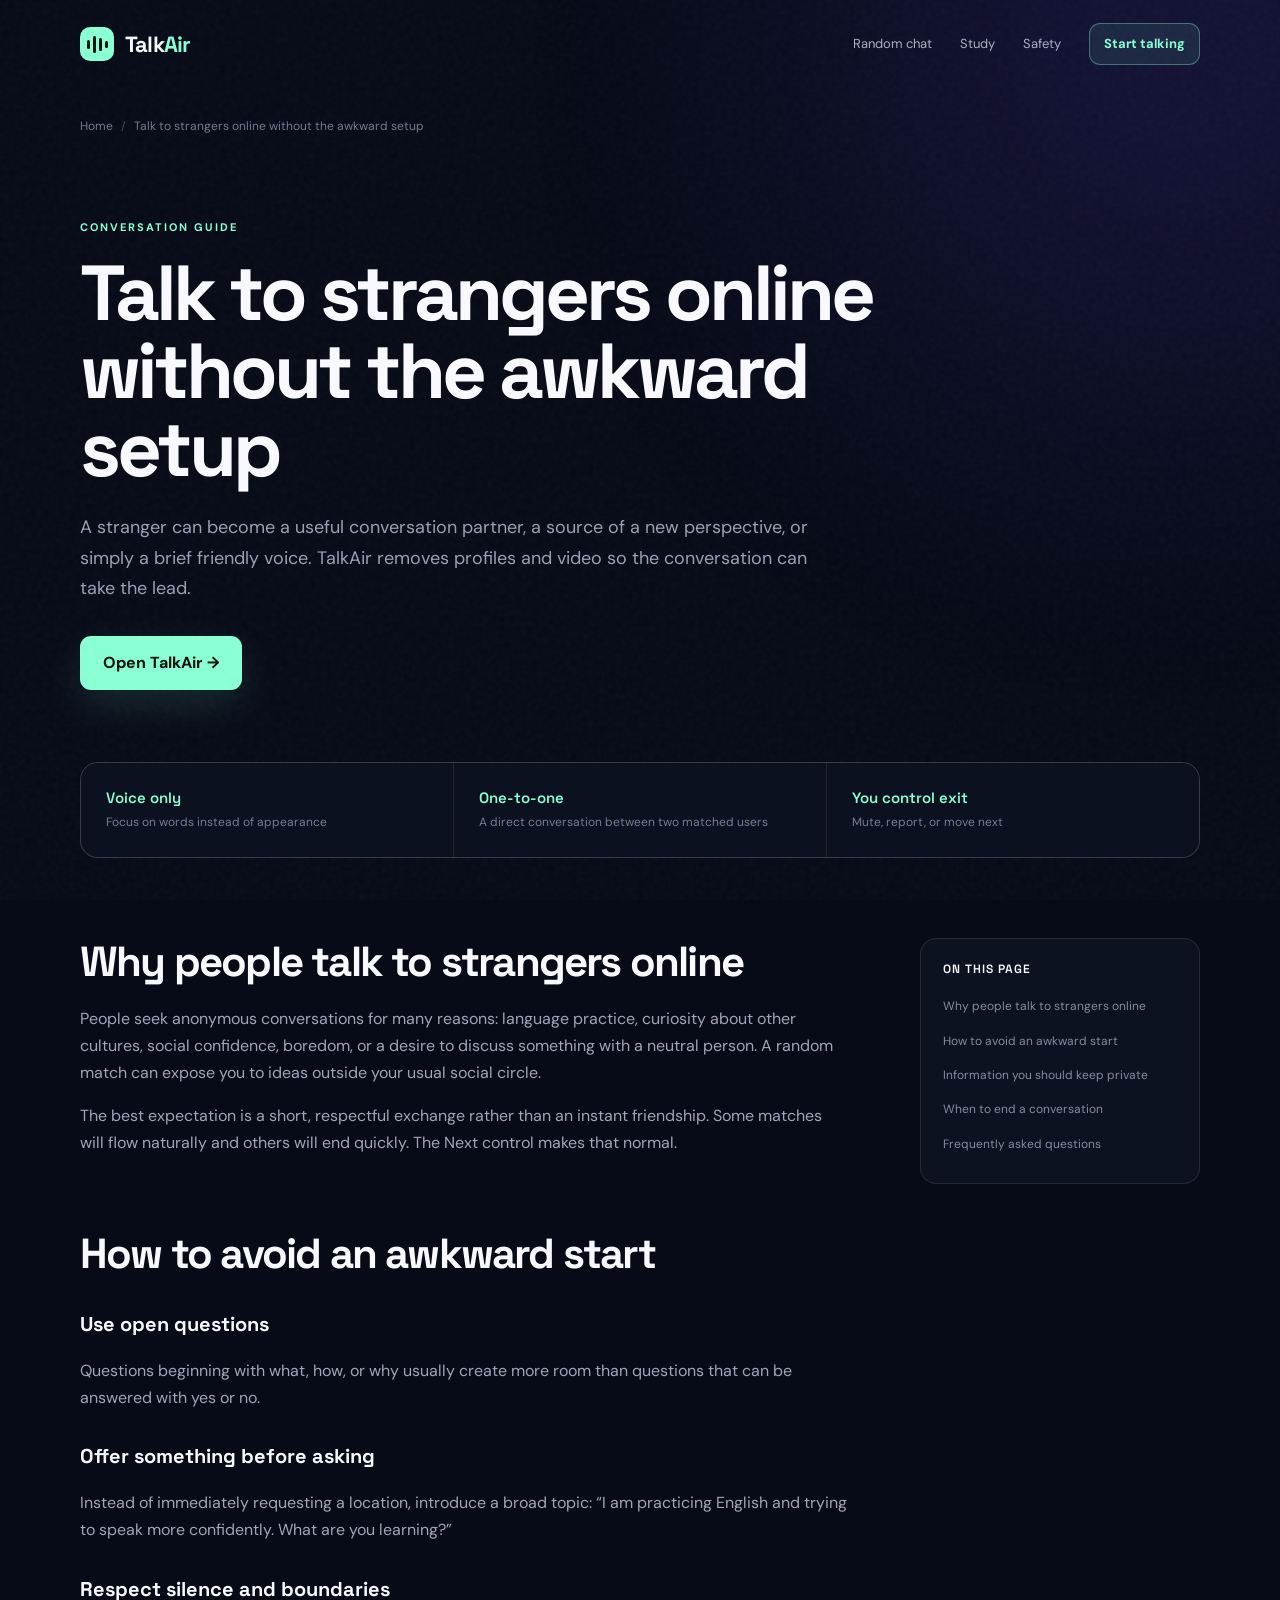
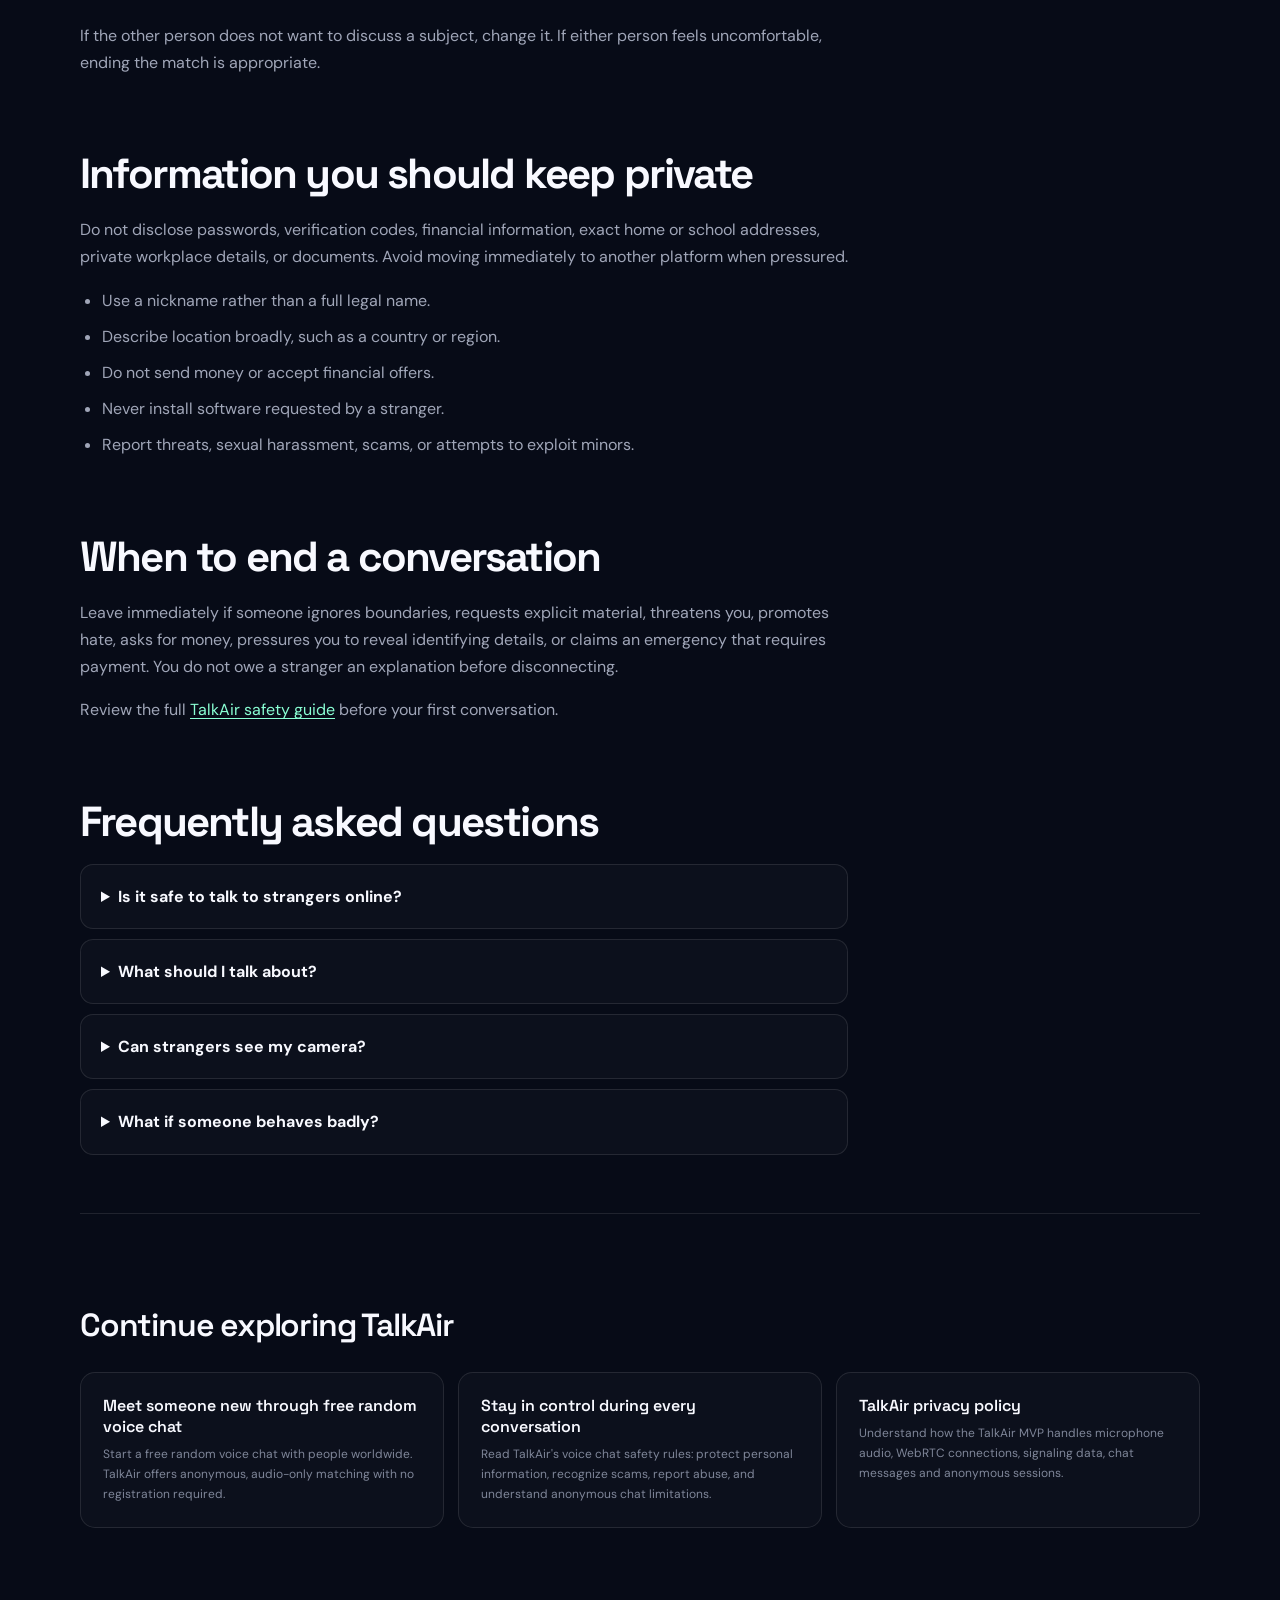
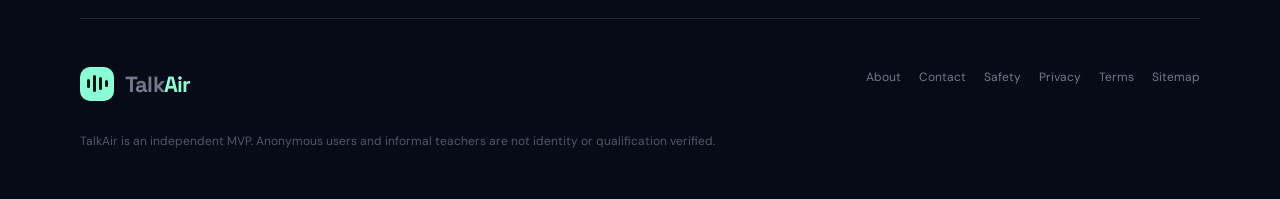
<file: talk-to-strangers/index.html>
<!doctype html>
<html lang="en">
<head>
  <meta charset="UTF-8">
  <meta name="viewport" content="width=device-width, initial-scale=1.0">
  <meta name="theme-color" content="#070b17">
  <meta name="description" content="Talk to strangers online using anonymous voice chat. Learn practical conversation and privacy tips before starting a free TalkAir match.">
  <meta name="robots" content="index, follow, max-image-preview:large, max-snippet:-1, max-video-preview:-1">
  <meta property="og:type" content="website">
  <meta property="og:site_name" content="TalkAir">
  <meta property="og:title" content="Talk to Strangers Online by Voice, Safely | TalkAir">
  <meta property="og:description" content="Talk to strangers online using anonymous voice chat. Learn practical conversation and privacy tips before starting a free TalkAir match.">
  <meta property="og:url" content="https://usmnashd1.github.io/TalkAir/talk-to-strangers/">
  <meta property="og:image" content="https://usmnashd1.github.io/TalkAir/social-card.png">
  <meta property="og:image:width" content="1200">
  <meta property="og:image:height" content="630">
  <meta property="og:image:alt" content="TalkAir — Talk instantly. Learn globally.">
  <meta name="twitter:card" content="summary_large_image">
  <meta name="twitter:title" content="Talk to Strangers Online by Voice, Safely | TalkAir">
  <meta name="twitter:description" content="Talk to strangers online using anonymous voice chat. Learn practical conversation and privacy tips before starting a free TalkAir match.">
  <meta name="twitter:image" content="https://usmnashd1.github.io/TalkAir/social-card.png">
  <link rel="canonical" href="https://usmnashd1.github.io/TalkAir/talk-to-strangers/">
  <link rel="icon" href="../favicon.svg" type="image/svg+xml">
  <link rel="manifest" href="../site.webmanifest">
  <link rel="preconnect" href="https://fonts.googleapis.com">
  <link rel="preconnect" href="https://fonts.gstatic.com" crossorigin>
  <link href="https://fonts.googleapis.com/css2?family=DM+Sans:wght@400;500;600;700&family=Space+Grotesk:wght@500;600;700&display=swap" rel="stylesheet">
  <link rel="stylesheet" href="../seo.css">
  <title>Talk to Strangers Online by Voice, Safely | TalkAir</title>
  <script type="application/ld+json">{"@context":"https://schema.org","@graph":[{"@type":"WebPage","@id":"https://usmnashd1.github.io/TalkAir/talk-to-strangers/#webpage","url":"https://usmnashd1.github.io/TalkAir/talk-to-strangers/","name":"Talk to Strangers Online by Voice, Safely | TalkAir","description":"Talk to strangers online using anonymous voice chat. Learn practical conversation and privacy tips before starting a free TalkAir match.","isPartOf":{"@id":"https://usmnashd1.github.io/TalkAir/#website"},"inLanguage":"en"},{"@type":"BreadcrumbList","itemListElement":[{"@type":"ListItem","position":1,"name":"Home","item":"https://usmnashd1.github.io/TalkAir/"},{"@type":"ListItem","position":2,"name":"Talk to strangers online without the awkward setup","item":"https://usmnashd1.github.io/TalkAir/talk-to-strangers/"}]},{"@type":"FAQPage","mainEntity":[{"@type":"Question","name":"Is it safe to talk to strangers online?","acceptedAnswer":{"@type":"Answer","text":"It always carries some risk because the other person's identity and intentions are unknown. Keep personal information private, leave uncomfortable calls, and use reporting controls."}},{"@type":"Question","name":"What should I talk about?","acceptedAnswer":{"@type":"Answer","text":"Shared interests, learning goals, culture, books, music, travel ideas, and general life experiences are useful starting points."}},{"@type":"Question","name":"Can strangers see my camera?","acceptedAnswer":{"@type":"Answer","text":"TalkAir's current MVP requests microphone access only and does not enable video."}},{"@type":"Question","name":"What if someone behaves badly?","acceptedAnswer":{"@type":"Answer","text":"Leave the match and use Report. Contact local emergency services if there is an immediate credible threat."}}]}]}</script>
</head>
<body>
  <div class="noise"></div><div class="page-glow"></div>
  <header class="site-header">
    <a class="brand" href="../" aria-label="TalkAir home"><span class="brand-mark" aria-hidden="true"><i></i><i></i><i></i><i></i></span><span>Talk<strong>Air</strong></span></a>
    <nav class="site-nav" aria-label="Primary navigation"><a href="../random-voice-chat/">Random chat</a><a href="../study-room-online/">Study</a><a href="../safety/">Safety</a><a class="nav-cta" href="../">Start talking</a></nav>
  </header>
  <main>
    <nav class="breadcrumbs" aria-label="Breadcrumb"><ol><li><a href="../">Home</a></li><li aria-current="page">Talk to strangers online without the awkward setup</li></ol></nav>
    <article>
      <header class="article-hero"><span class="kicker">Conversation guide</span><h1>Talk to strangers online without the awkward setup</h1><p>A stranger can become a useful conversation partner, a source of a new perspective, or simply a brief friendly voice. TalkAir removes profiles and video so the conversation can take the lead.</p><a class="primary-cta" href="../">Open TalkAir &rarr;</a></header>
      <div class="quick-facts"><div><strong>Voice only</strong><span>Focus on words instead of appearance</span></div><div><strong>One-to-one</strong><span>A direct conversation between two matched users</span></div><div><strong>You control exit</strong><span>Mute, report, or move next</span></div></div>
      <div class="content-layout"><div class="article-content"><section id="section-1"><h2>Why people talk to strangers online</h2><p>People seek anonymous conversations for many reasons: language practice, curiosity about other cultures, social confidence, boredom, or a desire to discuss something with a neutral person. A random match can expose you to ideas outside your usual social circle.</p><p>The best expectation is a short, respectful exchange rather than an instant friendship. Some matches will flow naturally and others will end quickly. The Next control makes that normal.</p></section>
<section id="section-2"><h2>How to avoid an awkward start</h2><h3>Use open questions</h3><p>Questions beginning with what, how, or why usually create more room than questions that can be answered with yes or no.</p><h3>Offer something before asking</h3><p>Instead of immediately requesting a location, introduce a broad topic: “I am practicing English and trying to speak more confidently. What are you learning?”</p><h3>Respect silence and boundaries</h3><p>If the other person does not want to discuss a subject, change it. If either person feels uncomfortable, ending the match is appropriate.</p></section>
<section id="section-3"><h2>Information you should keep private</h2><p>Do not disclose passwords, verification codes, financial information, exact home or school addresses, private workplace details, or documents. Avoid moving immediately to another platform when pressured.</p><ul><li>Use a nickname rather than a full legal name.</li><li>Describe location broadly, such as a country or region.</li><li>Do not send money or accept financial offers.</li><li>Never install software requested by a stranger.</li><li>Report threats, sexual harassment, scams, or attempts to exploit minors.</li></ul></section>
<section id="section-4"><h2>When to end a conversation</h2><p>Leave immediately if someone ignores boundaries, requests explicit material, threatens you, promotes hate, asks for money, pressures you to reveal identifying details, or claims an emergency that requires payment. You do not owe a stranger an explanation before disconnecting.</p><p>Review the full <a href="../safety/">TalkAir safety guide</a> before your first conversation.</p></section><section id="faq"><h2>Frequently asked questions</h2><div class="faq-list"><details><summary>Is it safe to talk to strangers online?</summary><p>It always carries some risk because the other person's identity and intentions are unknown. Keep personal information private, leave uncomfortable calls, and use reporting controls.</p></details>
<details><summary>What should I talk about?</summary><p>Shared interests, learning goals, culture, books, music, travel ideas, and general life experiences are useful starting points.</p></details>
<details><summary>Can strangers see my camera?</summary><p>TalkAir's current MVP requests microphone access only and does not enable video.</p></details>
<details><summary>What if someone behaves badly?</summary><p>Leave the match and use Report. Contact local emergency services if there is an immediate credible threat.</p></details></div></section></div><aside class="page-toc" aria-label="On this page"><strong>On this page</strong><a href="#section-1">Why people talk to strangers online</a>
<a href="#section-2">How to avoid an awkward start</a>
<a href="#section-3">Information you should keep private</a>
<a href="#section-4">When to end a conversation</a><a href="#faq">Frequently asked questions</a></aside></div>
    </article>
    <section class="related" aria-labelledby="related-title"><h2 id="related-title">Continue exploring TalkAir</h2><div class="related-grid"><a class="related-card" href="../random-voice-chat/"><strong>Meet someone new through free random voice chat</strong><span>Start a free random voice chat with people worldwide. TalkAir offers anonymous, audio-only matching with no registration required.</span></a>
<a class="related-card" href="../safety/"><strong>Stay in control during every conversation</strong><span>Read TalkAir's voice chat safety rules: protect personal information, recognize scams, report abuse, and understand anonymous chat limitations.</span></a>
<a class="related-card" href="../privacy/"><strong>TalkAir privacy policy</strong><span>Understand how the TalkAir MVP handles microphone audio, WebRTC connections, signaling data, chat messages and anonymous sessions.</span></a></div></section>
  </main>
  <footer class="site-footer"><a class="brand" href="../"><span class="brand-mark" aria-hidden="true"><i></i><i></i><i></i><i></i></span><span>Talk<strong>Air</strong></span></a><nav class="footer-links" aria-label="Footer navigation"><a href="../about/">About</a><a href="../contact/">Contact</a><a href="../safety/">Safety</a><a href="../privacy/">Privacy</a><a href="../terms/">Terms</a><a href="../sitemap.xml">Sitemap</a></nav><p class="footer-note">TalkAir is an independent MVP. Anonymous users and informal teachers are not identity or qualification verified.</p></footer>
  <script src="../config.js"></script>
  <script src="../analytics.js"></script>
</body>
</html>
</file>
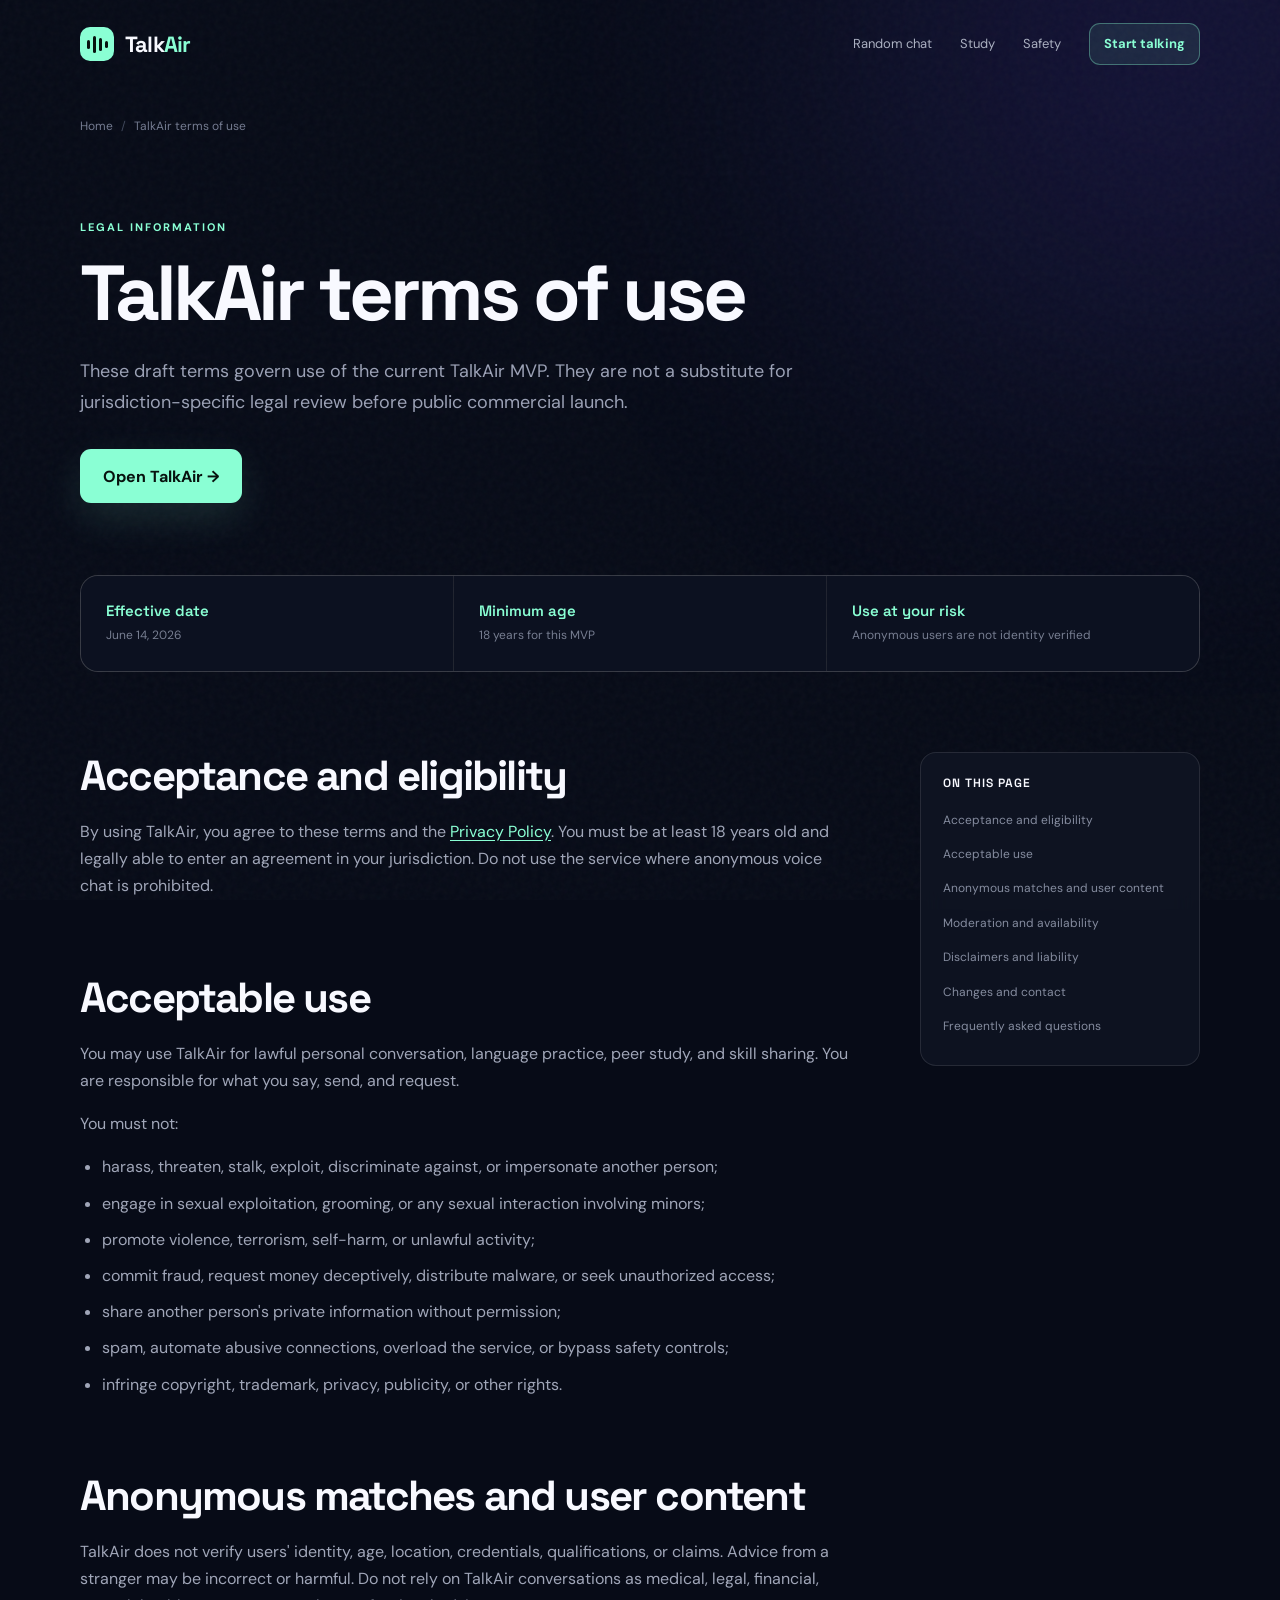
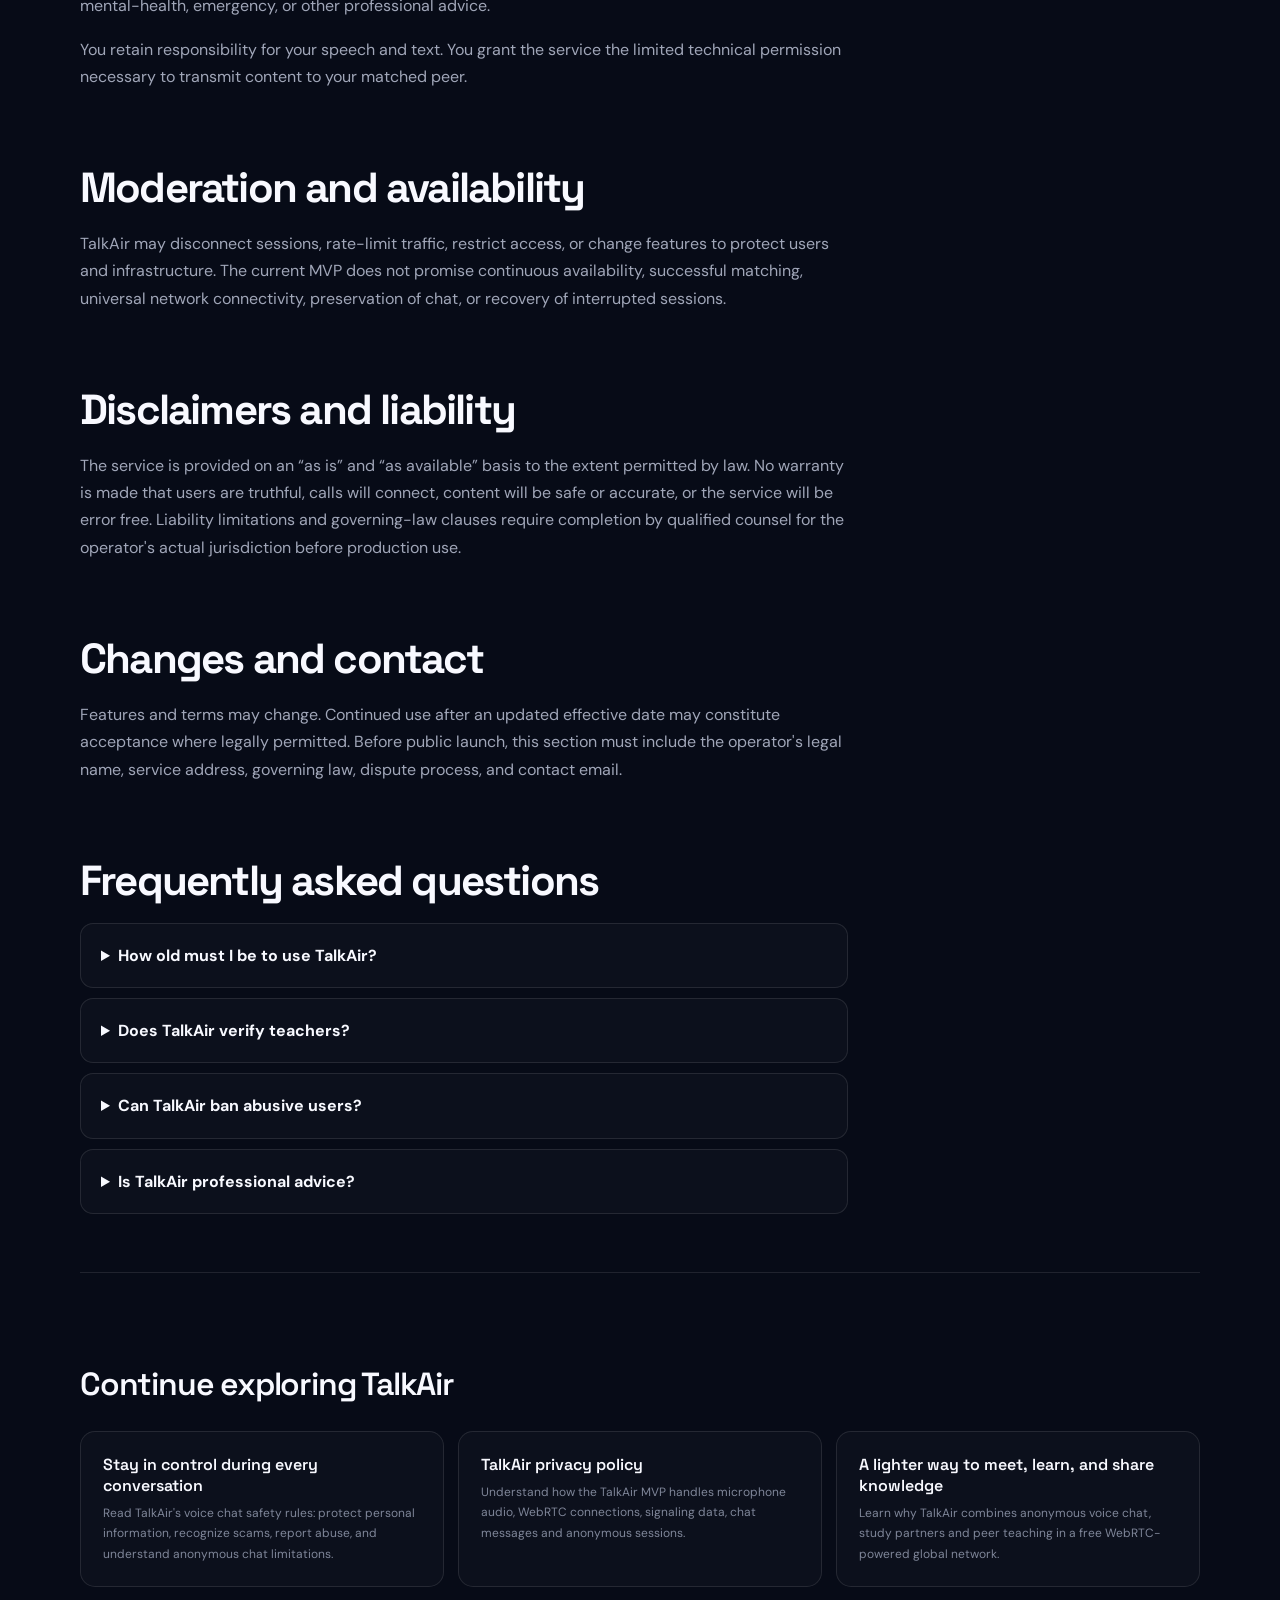
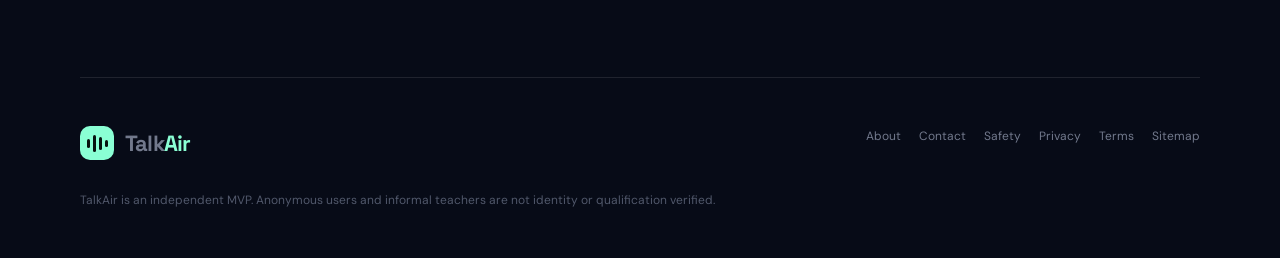
<file: terms/index.html>
<!doctype html>
<html lang="en">
<head>
  <meta charset="UTF-8">
  <meta name="viewport" content="width=device-width, initial-scale=1.0">
  <meta name="theme-color" content="#070b17">
  <meta name="description" content="Review the TalkAir terms covering acceptable use, anonymous voice chat risks, user responsibilities, moderation and service limitations.">
  <meta name="robots" content="index, follow, max-image-preview:large, max-snippet:-1, max-video-preview:-1">
  <meta property="og:type" content="website">
  <meta property="og:site_name" content="TalkAir">
  <meta property="og:title" content="Terms of Use | TalkAir">
  <meta property="og:description" content="Review the TalkAir terms covering acceptable use, anonymous voice chat risks, user responsibilities, moderation and service limitations.">
  <meta property="og:url" content="https://usmnashd1.github.io/TalkAir/terms/">
  <meta property="og:image" content="https://usmnashd1.github.io/TalkAir/social-card.png">
  <meta property="og:image:width" content="1200">
  <meta property="og:image:height" content="630">
  <meta property="og:image:alt" content="TalkAir — Talk instantly. Learn globally.">
  <meta name="twitter:card" content="summary_large_image">
  <meta name="twitter:title" content="Terms of Use | TalkAir">
  <meta name="twitter:description" content="Review the TalkAir terms covering acceptable use, anonymous voice chat risks, user responsibilities, moderation and service limitations.">
  <meta name="twitter:image" content="https://usmnashd1.github.io/TalkAir/social-card.png">
  <link rel="canonical" href="https://usmnashd1.github.io/TalkAir/terms/">
  <link rel="icon" href="../favicon.svg" type="image/svg+xml">
  <link rel="manifest" href="../site.webmanifest">
  <link rel="preconnect" href="https://fonts.googleapis.com">
  <link rel="preconnect" href="https://fonts.gstatic.com" crossorigin>
  <link href="https://fonts.googleapis.com/css2?family=DM+Sans:wght@400;500;600;700&family=Space+Grotesk:wght@500;600;700&display=swap" rel="stylesheet">
  <link rel="stylesheet" href="../seo.css">
  <title>Terms of Use | TalkAir</title>
  <script type="application/ld+json">{"@context":"https://schema.org","@graph":[{"@type":"WebPage","@id":"https://usmnashd1.github.io/TalkAir/terms/#webpage","url":"https://usmnashd1.github.io/TalkAir/terms/","name":"Terms of Use | TalkAir","description":"Review the TalkAir terms covering acceptable use, anonymous voice chat risks, user responsibilities, moderation and service limitations.","isPartOf":{"@id":"https://usmnashd1.github.io/TalkAir/#website"},"inLanguage":"en"},{"@type":"BreadcrumbList","itemListElement":[{"@type":"ListItem","position":1,"name":"Home","item":"https://usmnashd1.github.io/TalkAir/"},{"@type":"ListItem","position":2,"name":"TalkAir terms of use","item":"https://usmnashd1.github.io/TalkAir/terms/"}]},{"@type":"FAQPage","mainEntity":[{"@type":"Question","name":"How old must I be to use TalkAir?","acceptedAnswer":{"@type":"Answer","text":"The current MVP is limited to users who are at least 18 years old."}},{"@type":"Question","name":"Does TalkAir verify teachers?","acceptedAnswer":{"@type":"Answer","text":"No. Teach Mode does not currently verify qualifications or identity."}},{"@type":"Question","name":"Can TalkAir ban abusive users?","acceptedAnswer":{"@type":"Answer","text":"The service may restrict sessions or access, though the MVP's anonymous design limits account-based enforcement."}},{"@type":"Question","name":"Is TalkAir professional advice?","acceptedAnswer":{"@type":"Answer","text":"No. Conversations should not be treated as verified medical, legal, financial, emergency, or other professional advice."}}]}]}</script>
</head>
<body>
  <div class="noise"></div><div class="page-glow"></div>
  <header class="site-header">
    <a class="brand" href="../" aria-label="TalkAir home"><span class="brand-mark" aria-hidden="true"><i></i><i></i><i></i><i></i></span><span>Talk<strong>Air</strong></span></a>
    <nav class="site-nav" aria-label="Primary navigation"><a href="../random-voice-chat/">Random chat</a><a href="../study-room-online/">Study</a><a href="../safety/">Safety</a><a class="nav-cta" href="../">Start talking</a></nav>
  </header>
  <main>
    <nav class="breadcrumbs" aria-label="Breadcrumb"><ol><li><a href="../">Home</a></li><li aria-current="page">TalkAir terms of use</li></ol></nav>
    <article>
      <header class="article-hero"><span class="kicker">Legal information</span><h1>TalkAir terms of use</h1><p>These draft terms govern use of the current TalkAir MVP. They are not a substitute for jurisdiction-specific legal review before public commercial launch.</p><a class="primary-cta" href="../">Open TalkAir &rarr;</a></header>
      <div class="quick-facts"><div><strong>Effective date</strong><span>June 14, 2026</span></div><div><strong>Minimum age</strong><span>18 years for this MVP</span></div><div><strong>Use at your risk</strong><span>Anonymous users are not identity verified</span></div></div>
      <div class="content-layout"><div class="article-content"><section id="section-1"><h2>Acceptance and eligibility</h2><p>By using TalkAir, you agree to these terms and the <a href="../privacy/">Privacy Policy</a>. You must be at least 18 years old and legally able to enter an agreement in your jurisdiction. Do not use the service where anonymous voice chat is prohibited.</p></section>
<section id="section-2"><h2>Acceptable use</h2><p>You may use TalkAir for lawful personal conversation, language practice, peer study, and skill sharing. You are responsible for what you say, send, and request.</p><p>You must not:</p><ul><li>harass, threaten, stalk, exploit, discriminate against, or impersonate another person;</li><li>engage in sexual exploitation, grooming, or any sexual interaction involving minors;</li><li>promote violence, terrorism, self-harm, or unlawful activity;</li><li>commit fraud, request money deceptively, distribute malware, or seek unauthorized access;</li><li>share another person's private information without permission;</li><li>spam, automate abusive connections, overload the service, or bypass safety controls;</li><li>infringe copyright, trademark, privacy, publicity, or other rights.</li></ul></section>
<section id="section-3"><h2>Anonymous matches and user content</h2><p>TalkAir does not verify users' identity, age, location, credentials, qualifications, or claims. Advice from a stranger may be incorrect or harmful. Do not rely on TalkAir conversations as medical, legal, financial, mental-health, emergency, or other professional advice.</p><p>You retain responsibility for your speech and text. You grant the service the limited technical permission necessary to transmit content to your matched peer.</p></section>
<section id="section-4"><h2>Moderation and availability</h2><p>TalkAir may disconnect sessions, rate-limit traffic, restrict access, or change features to protect users and infrastructure. The current MVP does not promise continuous availability, successful matching, universal network connectivity, preservation of chat, or recovery of interrupted sessions.</p></section>
<section id="section-5"><h2>Disclaimers and liability</h2><p>The service is provided on an “as is” and “as available” basis to the extent permitted by law. No warranty is made that users are truthful, calls will connect, content will be safe or accurate, or the service will be error free. Liability limitations and governing-law clauses require completion by qualified counsel for the operator's actual jurisdiction before production use.</p></section>
<section id="section-6"><h2>Changes and contact</h2><p>Features and terms may change. Continued use after an updated effective date may constitute acceptance where legally permitted. Before public launch, this section must include the operator's legal name, service address, governing law, dispute process, and contact email.</p></section><section id="faq"><h2>Frequently asked questions</h2><div class="faq-list"><details><summary>How old must I be to use TalkAir?</summary><p>The current MVP is limited to users who are at least 18 years old.</p></details>
<details><summary>Does TalkAir verify teachers?</summary><p>No. Teach Mode does not currently verify qualifications or identity.</p></details>
<details><summary>Can TalkAir ban abusive users?</summary><p>The service may restrict sessions or access, though the MVP's anonymous design limits account-based enforcement.</p></details>
<details><summary>Is TalkAir professional advice?</summary><p>No. Conversations should not be treated as verified medical, legal, financial, emergency, or other professional advice.</p></details></div></section></div><aside class="page-toc" aria-label="On this page"><strong>On this page</strong><a href="#section-1">Acceptance and eligibility</a>
<a href="#section-2">Acceptable use</a>
<a href="#section-3">Anonymous matches and user content</a>
<a href="#section-4">Moderation and availability</a>
<a href="#section-5">Disclaimers and liability</a>
<a href="#section-6">Changes and contact</a><a href="#faq">Frequently asked questions</a></aside></div>
    </article>
    <section class="related" aria-labelledby="related-title"><h2 id="related-title">Continue exploring TalkAir</h2><div class="related-grid"><a class="related-card" href="../safety/"><strong>Stay in control during every conversation</strong><span>Read TalkAir's voice chat safety rules: protect personal information, recognize scams, report abuse, and understand anonymous chat limitations.</span></a>
<a class="related-card" href="../privacy/"><strong>TalkAir privacy policy</strong><span>Understand how the TalkAir MVP handles microphone audio, WebRTC connections, signaling data, chat messages and anonymous sessions.</span></a>
<a class="related-card" href="../about/"><strong>A lighter way to meet, learn, and share knowledge</strong><span>Learn why TalkAir combines anonymous voice chat, study partners and peer teaching in a free WebRTC-powered global network.</span></a></div></section>
  </main>
  <footer class="site-footer"><a class="brand" href="../"><span class="brand-mark" aria-hidden="true"><i></i><i></i><i></i><i></i></span><span>Talk<strong>Air</strong></span></a><nav class="footer-links" aria-label="Footer navigation"><a href="../about/">About</a><a href="../contact/">Contact</a><a href="../safety/">Safety</a><a href="../privacy/">Privacy</a><a href="../terms/">Terms</a><a href="../sitemap.xml">Sitemap</a></nav><p class="footer-note">TalkAir is an independent MVP. Anonymous users and informal teachers are not identity or qualification verified.</p></footer>
  <script src="../config.js"></script>
  <script src="../analytics.js"></script>
</body>
</html>
</file>
<file: style.css>
:root {
  --ink: #f8f9ff;
  --muted: #969bb0;
  --surface: #101525;
  --surface-2: #151b2e;
  --line: rgba(255, 255, 255, .1);
  --violet: #8f79ff;
  --violet-2: #6b4eff;
  --mint: #8affd4;
  --cyan: #63d8ff;
  --danger: #ff5f7d;
  --font-display: "Space Grotesk", sans-serif;
  --font-body: "DM Sans", sans-serif;
}

* { box-sizing: border-box; }
html { scroll-behavior: smooth; }
body {
  margin: 0;
  min-width: 320px;
  color: var(--ink);
  background: #070b17;
  font-family: var(--font-body);
  overflow-x: hidden;
}
button, input, select { font: inherit; }
button, a { -webkit-tap-highlight-color: transparent; }
button { color: inherit; }
a { color: inherit; text-decoration: none; }
svg { width: 1.4em; fill: none; stroke: currentColor; stroke-width: 1.8; stroke-linecap: round; stroke-linejoin: round; }
[hidden] { display: none !important; }

.noise {
  position: fixed; inset: 0; pointer-events: none; z-index: -1; opacity: .035;
  background-image: url("data:image/svg+xml,%3Csvg viewBox='0 0 180 180' xmlns='http://www.w3.org/2000/svg'%3E%3Cfilter id='n'%3E%3CfeTurbulence type='fractalNoise' baseFrequency='.9' numOctaves='4' stitchTiles='stitch'/%3E%3C/filter%3E%3Crect width='100%25' height='100%25' filter='url(%23n)' opacity='1'/%3E%3C/svg%3E");
}
.glow { position: absolute; width: 650px; height: 650px; border-radius: 50%; filter: blur(130px); z-index: -2; opacity: .16; }
.glow-one { top: 80px; right: -240px; background: #7358ff; }
.glow-two { top: 720px; left: -420px; background: #00e6b8; opacity: .08; }

.site-header, main, footer { width: min(1180px, calc(100% - 64px)); margin-inline: auto; }
.site-header { height: 94px; display: flex; align-items: center; justify-content: space-between; }
.brand { display: inline-flex; align-items: center; gap: 11px; font-family: var(--font-display); font-weight: 700; font-size: 22px; letter-spacing: -.8px; }
.brand > span:last-child > span { color: var(--mint); }
.brand-mark { width: 34px; height: 34px; display: flex; gap: 3px; justify-content: center; align-items: center; border-radius: 10px; color: #080c18; background: var(--mint); box-shadow: 0 0 25px rgba(138, 255, 212, .17); }
.brand-mark i { display: block; width: 3px; border-radius: 5px; background: currentColor; animation: brandWave 1.6s ease-in-out infinite; }
.brand-mark i:nth-child(1) { height: 9px; }
.brand-mark i:nth-child(2) { height: 17px; animation-delay: -.8s; }
.brand-mark i:nth-child(3) { height: 13px; animation-delay: -.4s; }
.brand-mark i:nth-child(4) { height: 7px; animation-delay: -.65s; }
nav { display: flex; gap: 36px; color: #aeb2c2; font-size: 14px; }
nav a { transition: color .2s; }
nav a:hover { color: var(--ink); }
.header-cta { padding: 11px 17px; border: 1px solid var(--line); border-radius: 12px; background: rgba(255,255,255,.04); font-weight: 600; cursor: pointer; transition: .2s; }
.header-cta:hover { border-color: rgba(138,255,212,.5); background: rgba(138,255,212,.08); }
.header-cta span { margin-left: 8px; color: var(--mint); }

.hero { min-height: 650px; padding: 58px 0 82px; display: grid; grid-template-columns: 1.06fr .94fr; gap: 72px; align-items: center; }
.eyebrow, .secure-pill { display: inline-flex; align-items: center; gap: 9px; border: 1px solid var(--line); background: rgba(255,255,255,.035); color: #aeb3c5; border-radius: 999px; padding: 8px 13px; font-size: 12px; letter-spacing: .2px; }
.eyebrow strong { color: var(--ink); font-weight: 600; }
.live-dot, .secure-pill > span { width: 7px; height: 7px; border-radius: 50%; background: var(--mint); box-shadow: 0 0 0 5px rgba(138,255,212,.09), 0 0 16px var(--mint); }
h1, h2, h3, p { margin-top: 0; }
.hero h1 { max-width: 660px; margin: 23px 0 25px; font: 600 clamp(53px, 5.4vw, 78px)/.98 var(--font-display); letter-spacing: -4px; }
.hero h1 em { color: var(--mint); font-style: normal; position: relative; }
.hero h1 em::after { content: ""; position: absolute; height: 8px; left: 0; right: 0; bottom: 3px; background: url("data:image/svg+xml,%3Csvg width='300' height='10' viewBox='0 0 300 10' xmlns='http://www.w3.org/2000/svg'%3E%3Cpath d='M2 7c67-8 145 6 296-4' fill='none' stroke='%238affd4' stroke-width='3' stroke-linecap='round' opacity='.55'/%3E%3C/svg%3E") center/100% 100% no-repeat; }
.hero-lead { max-width: 610px; color: var(--muted); font-size: 17px; line-height: 1.7; }
.hero-actions { display: flex; align-items: center; gap: 24px; margin-top: 34px; }
.primary-button { min-height: 58px; display: inline-flex; align-items: center; justify-content: center; gap: 13px; padding: 8px 19px 8px 9px; border: 0; border-radius: 14px; background: var(--mint); color: #07120e; font-weight: 700; cursor: pointer; box-shadow: 0 12px 35px rgba(63,255,188,.13); transition: transform .2s, box-shadow .2s; }
.primary-button:hover { transform: translateY(-2px); box-shadow: 0 16px 44px rgba(63,255,188,.22); }
.button-icon { display: grid; place-items: center; width: 41px; height: 41px; border-radius: 10px; background: rgba(5,24,17,.1); }
.primary-button .arrow { margin-left: 12px; font-size: 19px; }
.text-button { display: flex; align-items: center; gap: 10px; border: 0; background: none; color: #c9ccda; cursor: pointer; }
.play { display: grid; place-items: center; width: 32px; height: 32px; padding-left: 2px; border: 1px solid var(--line); border-radius: 50%; color: var(--mint); font-size: 9px; }
.trust-row { display: flex; flex-wrap: wrap; gap: 23px; margin-top: 34px; color: #73798d; font-size: 12px; }
.trust-row span { display: flex; align-items: center; gap: 6px; }
.trust-row svg { width: 15px; color: var(--mint); }

.hero-visual { min-height: 510px; position: relative; display: grid; place-items: center; }
.orbit { position: absolute; border: 1px solid rgba(143,121,255,.09); border-radius: 50%; }
.orbit-a { width: 520px; height: 520px; }
.orbit-b { width: 400px; height: 400px; border-color: rgba(138,255,212,.07); }
.preview-card { position: relative; z-index: 2; width: min(100%, 410px); padding: 18px; overflow: hidden; border: 1px solid rgba(255,255,255,.13); border-radius: 30px; background: linear-gradient(145deg, rgba(26,33,56,.95), rgba(10,14,28,.96)); box-shadow: 0 40px 100px rgba(0,0,0,.45), inset 0 1px rgba(255,255,255,.06); transform: rotate(1.5deg); }
.preview-card::before { content: ""; position: absolute; width: 220px; height: 220px; top: 85px; left: 95px; background: rgba(117,83,255,.18); filter: blur(70px); border-radius: 50%; }
.preview-head { position: relative; z-index: 1; display: flex; align-items: center; justify-content: space-between; }
.secure-pill { padding: 7px 10px; font-size: 9px; }
.secure-pill > span { width: 5px; height: 5px; box-shadow: none; }
.preview-head button { border: 0; color: #777d90; background: none; cursor: pointer; }
.caller-stage { min-height: 340px; position: relative; display: flex; flex-direction: column; align-items: center; justify-content: center; }
.pulse-ring { position: absolute; border-radius: 50%; border: 1px solid rgba(143,121,255,.12); }
.ring-one { width: 144px; height: 144px; animation: ring 2.4s infinite; }
.ring-two { width: 195px; height: 195px; animation: ring 2.4s .6s infinite; }
.ring-three { width: 250px; height: 250px; animation: ring 2.4s 1.2s infinite; }
.avatar { display: grid; place-items: center; position: relative; border-radius: 50%; background: linear-gradient(145deg, #7e6cf1, #b897ff); color: white; font: 600 25px var(--font-display); box-shadow: 0 20px 50px rgba(64,39,150,.45); }
.avatar-main { width: 106px; height: 106px; border: 5px solid rgba(255,255,255,.07); z-index: 2; }
.avatar i { position: absolute; right: 4px; bottom: 8px; width: 15px; height: 15px; border: 3px solid #171b2e; border-radius: 50%; background: var(--mint); }
.sound-bars, .live-wave { display: flex; align-items: center; gap: 3px; height: 25px; margin: 17px 0 11px; }
.sound-bars i, .live-wave i { width: 3px; height: 7px; border-radius: 3px; background: var(--mint); animation: sound 1s ease-in-out infinite; }
.sound-bars i:nth-child(2n), .live-wave i:nth-child(2n) { animation-delay: -.4s; }
.sound-bars i:nth-child(3n), .live-wave i:nth-child(3n) { animation-delay: -.7s; }
.caller-stage h2 { margin-bottom: 7px; font: 600 18px var(--font-display); }
.caller-stage p { color: #83899d; font-size: 11px; }
.flag { padding: 3px 5px; margin-right: 4px; border-radius: 3px; background: #f2c652; color: #791719; font-size: 7px; font-weight: 700; }
.preview-controls { position: relative; display: flex; align-items: center; justify-content: center; gap: 17px; padding: 14px; border-radius: 20px; background: rgba(255,255,255,.045); }
.preview-controls button { display: grid; place-items: center; width: 43px; height: 43px; border: 1px solid var(--line); border-radius: 50%; background: rgba(255,255,255,.05); cursor: pointer; }
.preview-controls .end-preview { width: 52px; height: 52px; border: 0; background: var(--danger); }
.floating-card { position: absolute; z-index: 4; display: flex; align-items: center; gap: 11px; padding: 12px 15px; border: 1px solid rgba(255,255,255,.12); border-radius: 14px; background: rgba(18,23,39,.88); box-shadow: 0 14px 30px rgba(0,0,0,.28); backdrop-filter: blur(18px); }
.floating-card strong, .floating-card small { display: block; }
.floating-card strong { font-size: 11px; }
.floating-card small { color: #747a8e; font-size: 9px; margin-top: 3px; }
.match-card { bottom: 50px; left: -20px; }
.mini-avatars { display: flex; }
.mini-avatars span { width: 28px; height: 28px; display: grid; place-items: center; margin-left: -7px; border: 2px solid #161b2b; border-radius: 50%; background: #745aff; font-size: 7px; }
.mini-avatars span:first-child { margin-left: 0; background: #ec7c8c; }
.mini-avatars span:last-child { background: #293044; color: #bbc0d0; }
.latency-card { right: -12px; top: 90px; }
.latency-card > i { width: 9px; height: 9px; border-radius: 50%; background: var(--mint); box-shadow: 0 0 12px var(--mint); }

.mode-section, .steps-section { padding: 105px 0; border-top: 1px solid rgba(255,255,255,.055); }
.section-heading { max-width: 660px; margin: 0 auto 45px; text-align: center; }
.section-heading.compact { max-width: 560px; }
.kicker { display: block; margin-bottom: 15px; color: var(--mint); font-size: 11px; font-weight: 700; letter-spacing: 2px; text-transform: uppercase; }
.section-heading h2, .safety-banner h2 { margin-bottom: 14px; font: 600 clamp(34px, 4vw, 50px)/1.08 var(--font-display); letter-spacing: -2.2px; }
.section-heading p { color: var(--muted); }
.mode-grid { display: grid; grid-template-columns: repeat(3, 1fr); gap: 17px; }
.mode-card { display: grid; grid-template-columns: auto 1fr auto; align-items: center; gap: 16px; padding: 21px; border: 1px solid var(--line); border-radius: 18px; background: rgba(255,255,255,.025); text-align: left; cursor: pointer; transition: .25s; }
.mode-card:hover, .mode-card.active { transform: translateY(-4px); border-color: rgba(138,255,212,.28); background: rgba(138,255,212,.05); }
.mode-icon { width: 48px; height: 48px; display: grid; place-items: center; border-radius: 13px; }
.mode-icon.violet { color: #ad9eff; background: rgba(143,121,255,.13); }
.mode-icon.cyan { color: var(--cyan); background: rgba(99,216,255,.11); }
.mode-icon.green { color: var(--mint); background: rgba(138,255,212,.1); }
.mode-copy strong, .mode-copy small { display: block; }
.mode-copy strong { margin-bottom: 5px; font: 600 15px var(--font-display); }
.mode-copy small { color: #797f92; font-size: 11px; }
.mode-arrow { color: #72778a; font-size: 18px; }
.steps-grid { display: grid; grid-template-columns: repeat(3, 1fr); gap: 1px; background: var(--line); border: 1px solid var(--line); border-radius: 22px; overflow: hidden; }
.steps-grid article { padding: 37px; background: #0b101e; }
.steps-grid article > span { display: inline-block; margin-bottom: 45px; color: var(--mint); font: 600 11px var(--font-display); }
.steps-grid h3 { font: 600 20px var(--font-display); }
.steps-grid p { margin-bottom: 0; color: #7f8598; font-size: 14px; line-height: 1.65; }
.safety-banner { margin-top: 35px; margin-bottom: 100px; padding: 45px; display: grid; grid-template-columns: auto 1.15fr .85fr; align-items: center; gap: 34px; border: 1px solid rgba(138,255,212,.15); border-radius: 25px; background: linear-gradient(120deg, rgba(138,255,212,.08), rgba(143,121,255,.06)); }
.shield { display: grid; place-items: center; width: 70px; height: 70px; border-radius: 20px; background: rgba(138,255,212,.1); color: var(--mint); font-size: 27px; }
.safety-banner h2 { margin: 0; font-size: 30px; letter-spacing: -1.3px; }
.safety-banner p { margin: 0; color: #868c9f; font-size: 13px; line-height: 1.7; }
footer { min-height: 120px; display: flex; align-items: center; justify-content: space-between; border-top: 1px solid var(--line); color: #666c80; font-size: 12px; }
footer .brand { color: var(--ink); }
.home-footer { gap: 22px; }
.home-footer-links { display: flex; flex-wrap: wrap; justify-content: center; gap: 15px; }
.home-footer-links a { color: #747b8e; }
.home-footer-links a:hover { color: var(--mint); }
.analytics-consent { position: fixed; z-index: 120; left: 22px; right: 22px; bottom: 22px; max-width: 760px; margin: auto; display: grid; grid-template-columns: 1fr auto; gap: 22px; align-items: center; padding: 18px 20px; border: 1px solid rgba(138,255,212,.25); border-radius: 16px; background: rgba(13,18,32,.97); box-shadow: 0 20px 70px #000b; backdrop-filter: blur(18px); }
.analytics-consent strong { font: 600 13px var(--font-display); }
.analytics-consent p { margin: 4px 0 0; color: #858b9e; font-size: 11px; line-height: 1.5; }
.analytics-actions { display: flex; gap: 8px; }
.analytics-actions button { padding: 9px 12px; border: 1px solid var(--line); border-radius: 9px; background: rgba(255,255,255,.05); cursor: pointer; }
.analytics-actions button:last-child { border-color: transparent; background: var(--mint); color: #07120e; font-weight: 700; }

.app-overlay { position: fixed; inset: 0; z-index: 50; display: grid; place-items: center; padding: 20px; background: rgba(3,5,12,.86); backdrop-filter: blur(20px); opacity: 0; visibility: hidden; transition: .25s; }
.app-overlay.open { opacity: 1; visibility: visible; }
.call-app { width: min(1120px, 100%); height: min(760px, calc(100vh - 40px)); display: flex; flex-direction: column; overflow: hidden; border: 1px solid rgba(255,255,255,.12); border-radius: 28px; background: #0a0f1d; box-shadow: 0 50px 130px #000; transform: translateY(15px) scale(.985); transition: .3s; }
.app-overlay.open .call-app { transform: none; }
.app-header { min-height: 76px; display: grid; grid-template-columns: 1fr auto 1fr; align-items: center; padding: 0 25px; border-bottom: 1px solid var(--line); }
.connection-pill { display: flex; align-items: center; gap: 8px; padding: 8px 12px; border: 1px solid var(--line); border-radius: 999px; color: #8c92a5; font-size: 11px; }
.connection-pill i { width: 6px; height: 6px; border-radius: 50%; background: #f3b64a; }
.connection-pill i.online { background: var(--mint); box-shadow: 0 0 9px var(--mint); }
.close-app { justify-self: end; width: 38px; height: 38px; border: 1px solid var(--line); border-radius: 11px; background: rgba(255,255,255,.04); color: #9297a9; font-size: 25px; cursor: pointer; }
.setup-view { flex: 1; display: flex; flex-direction: column; justify-content: center; width: min(650px, calc(100% - 40px)); margin: auto; padding: 30px 0 55px; }
.setup-copy { text-align: center; }
.setup-copy h2 { margin-bottom: 9px; font: 600 42px var(--font-display); letter-spacing: -2px; }
.setup-copy p { color: var(--muted); }
.setup-modes { display: grid; grid-template-columns: repeat(3, 1fr); gap: 12px; margin: 30px 0 18px; }
.setup-mode { min-height: 145px; display: flex; flex-direction: column; align-items: flex-start; padding: 18px; border: 1px solid var(--line); border-radius: 17px; background: rgba(255,255,255,.025); cursor: pointer; transition: .2s; }
.setup-mode > span { color: #6c7184; font-size: 10px; }
.setup-mode strong { margin-top: auto; font: 600 16px var(--font-display); }
.setup-mode small { margin-top: 5px; color: #73798d; }
.setup-mode.selected { border-color: rgba(138,255,212,.45); background: rgba(138,255,212,.07); box-shadow: inset 0 0 30px rgba(138,255,212,.03); }
.topic-picker { display: grid; grid-template-columns: auto 1fr; align-items: center; gap: 18px; margin-bottom: 18px; padding: 10px 12px 10px 18px; border: 1px solid var(--line); border-radius: 13px; color: #9ba0b2; font-size: 12px; }
.topic-picker select { width: 100%; padding: 10px; border: 0; outline: 0; border-radius: 9px; background: #191f31; color: var(--ink); }
.setup-start { width: 100%; margin-top: 9px; }
.permission-note { display: flex; align-items: center; justify-content: center; gap: 7px; margin: 15px 0 0; color: #686e80; font-size: 10px; }
.permission-note svg { width: 13px; }

.call-view { flex: 1; min-height: 0; position: relative; display: grid; grid-template-columns: 1fr 350px; }
.call-main { min-width: 0; position: relative; display: flex; flex-direction: column; align-items: center; justify-content: center; overflow: hidden; background: radial-gradient(circle at 50% 45%, rgba(98,75,215,.15), transparent 35%); }
.call-main::before { content: ""; position: absolute; inset: 0; opacity: .2; background-image: linear-gradient(rgba(255,255,255,.03) 1px, transparent 1px), linear-gradient(90deg, rgba(255,255,255,.03) 1px, transparent 1px); background-size: 50px 50px; mask-image: radial-gradient(circle, black, transparent 70%); }
.call-status { position: absolute; top: 24px; display: flex; align-items: center; gap: 9px; color: #858b9e; font-size: 10px; text-transform: uppercase; letter-spacing: 1px; }
.call-status i { width: 3px; height: 3px; border-radius: 50%; background: #50566a; }
.call-status time { color: var(--ink); font-variant-numeric: tabular-nums; }
.call-person { position: relative; z-index: 1; display: flex; flex-direction: column; align-items: center; text-align: center; }
.call-avatar { width: 140px; height: 140px; border: 7px solid rgba(255,255,255,.07); font-size: 34px; }
.call-person h2 { margin: 0 0 8px; font: 600 25px var(--font-display); letter-spacing: -.7px; }
.call-person p { color: #787e91; font-size: 12px; }
.enable-audio { margin-top: 8px; padding: 10px 15px; border: 1px solid rgba(138,255,212,.35); border-radius: 10px; background: rgba(138,255,212,.1); color: var(--mint); font-weight: 700; font-size: 11px; cursor: pointer; }
.live-wave { height: 34px; margin: 20px 0 14px; }
.live-wave i { width: 4px; background: var(--violet); }
.search-radar { position: absolute; width: 230px; height: 230px; top: -45px; left: 50%; transform: translateX(-50%); }
.search-radar i { position: absolute; inset: 0; border: 1px solid rgba(138,255,212,.18); border-radius: 50%; animation: radar 2.2s infinite; }
.search-radar i:nth-child(2) { animation-delay: .7s; }
.search-radar i:nth-child(3) { animation-delay: 1.4s; }
.call-controls { position: absolute; z-index: 2; bottom: 36px; display: flex; gap: 24px; }
.call-controls button { border: 0; background: none; cursor: pointer; }
.call-controls button > span { width: 52px; height: 52px; display: grid; place-items: center; border: 1px solid var(--line); border-radius: 50%; background: rgba(255,255,255,.05); transition: .2s; }
.call-controls button:hover > span { transform: translateY(-2px); background: rgba(255,255,255,.1); }
.call-controls small { display: block; margin-top: 8px; color: #747a8e; font-size: 9px; }
.call-controls .next-button > span { width: 64px; height: 64px; margin-top: -6px; color: #07120e; background: var(--mint); box-shadow: 0 9px 28px rgba(138,255,212,.18); }
.call-controls button.muted > span, .call-controls button.reported > span { color: white; background: var(--danger); }
.chat-panel { display: flex; flex-direction: column; min-width: 0; border-left: 1px solid var(--line); background: #0d1220; }
.chat-head { min-height: 74px; display: flex; align-items: center; justify-content: space-between; padding: 0 20px; border-bottom: 1px solid var(--line); }
.chat-head strong, .chat-head span { display: block; }
.chat-head strong { font: 600 13px var(--font-display); }
.chat-head span { margin-top: 4px; color: #646a7c; font-size: 9px; }
.chat-head button { display: none; border: 0; background: none; color: #8b91a4; font-size: 24px; }
.messages { flex: 1; min-height: 0; padding: 18px; overflow-y: auto; scrollbar-width: thin; }
.system-message { padding: 10px 12px; border-radius: 10px; background: rgba(143,121,255,.08); color: #7e8498; font-size: 9px; line-height: 1.5; text-align: center; }
.message { max-width: 84%; margin-top: 14px; }
.message p { display: inline-block; margin: 0; padding: 10px 12px; border-radius: 12px 12px 12px 3px; background: #191f31; color: #d1d4df; font-size: 12px; line-height: 1.45; overflow-wrap: anywhere; }
.message small { display: block; margin: 4px 3px 0; color: #53596c; font-size: 8px; }
.message.self { margin-left: auto; text-align: right; }
.message.self p { border-radius: 12px 12px 3px 12px; background: var(--violet-2); color: white; text-align: left; }
.message-form { display: grid; grid-template-columns: 1fr auto; gap: 8px; padding: 14px; border-top: 1px solid var(--line); }
.message-form input { min-width: 0; padding: 12px; border: 1px solid var(--line); outline: none; border-radius: 11px; background: rgba(255,255,255,.035); color: var(--ink); font-size: 12px; }
.message-form input:focus { border-color: rgba(138,255,212,.35); }
.message-form button { width: 42px; border: 0; border-radius: 11px; background: var(--mint); color: #07120e; cursor: pointer; }
.mobile-chat-button { display: none; }
.toast { position: fixed; z-index: 100; left: 50%; bottom: 25px; padding: 12px 16px; border: 1px solid var(--line); border-radius: 12px; background: #171d2e; box-shadow: 0 15px 40px #0008; color: #dfe2ec; font-size: 12px; opacity: 0; visibility: hidden; transform: translate(-50%, 12px); transition: .25s; }
.toast.show { opacity: 1; visibility: visible; transform: translate(-50%, 0); }

@keyframes brandWave { 50% { height: 6px; } }
@keyframes ring { 0% { transform: scale(.82); opacity: 0; } 35% { opacity: 1; } 100% { transform: scale(1.13); opacity: 0; } }
@keyframes sound { 0%,100% { height: 6px; } 50% { height: 22px; } }
@keyframes radar { 0% { transform: scale(.4); opacity: 0; } 25% { opacity: .8; } 100% { transform: scale(1.25); opacity: 0; } }

@media (max-width: 980px) {
  nav { display: none; }
  .hero { grid-template-columns: 1fr; gap: 35px; padding-top: 50px; text-align: center; }
  .hero-copy { display: flex; flex-direction: column; align-items: center; }
  .hero h1 { max-width: 760px; }
  .hero-visual { min-height: 560px; }
  .mode-grid { grid-template-columns: 1fr; max-width: 650px; margin: auto; }
  .mode-card { min-height: 92px; }
  .safety-banner { grid-template-columns: auto 1fr; }
  .safety-banner p { grid-column: 2; }
}

@media (max-width: 720px) {
  .site-header, main, footer { width: min(100% - 32px, 1180px); }
  .site-header { height: 75px; }
  .header-cta { font-size: 11px; }
  .hero { min-height: auto; padding: 42px 0 62px; }
  .hero h1 { margin: 20px 0; font-size: clamp(44px, 13vw, 62px); letter-spacing: -3px; }
  .hero-lead { font-size: 15px; }
  .hero-actions { width: 100%; flex-direction: column; gap: 16px; }
  .hero-actions .primary-button { width: 100%; }
  .trust-row { justify-content: center; gap: 10px 17px; }
  .hero-visual { min-height: 465px; margin-top: 10px; }
  .preview-card { width: min(88vw, 390px); transform: none; }
  .caller-stage { min-height: 300px; }
  .orbit-a { width: 440px; height: 440px; }
  .orbit-b { width: 350px; height: 350px; }
  .floating-card { transform: scale(.9); }
  .match-card { left: -3px; bottom: 10px; }
  .latency-card { right: -3px; top: 48px; }
  .mode-section, .steps-section { padding: 80px 0; }
  .section-heading h2 { font-size: 37px; }
  .steps-grid { grid-template-columns: 1fr; }
  .steps-grid article { padding: 28px; }
  .steps-grid article > span { margin-bottom: 24px; }
  .safety-banner { margin-bottom: 70px; padding: 28px; grid-template-columns: 1fr; text-align: center; }
  .shield { margin: auto; }
  .safety-banner p { grid-column: 1; }
  footer { min-height: 160px; flex-direction: column; justify-content: center; gap: 15px; }
  .analytics-consent { grid-template-columns: 1fr; gap: 12px; }
  .analytics-actions { justify-content: flex-end; }

  .app-overlay { padding: 0; }
  .call-app { width: 100%; height: 100%; border: 0; border-radius: 0; }
  .app-header { min-height: 65px; grid-template-columns: 1fr auto auto; gap: 9px; padding: 0 14px; }
  .app-header .brand { font-size: 18px; }
  .app-header .brand-mark { width: 29px; height: 29px; }
  .connection-pill { padding: 7px 9px; }
  .close-app { width: 34px; height: 34px; }
  .setup-view { width: calc(100% - 32px); padding: 25px 0 35px; justify-content: flex-start; overflow-y: auto; }
  .setup-copy { margin-top: auto; }
  .setup-copy h2 { font-size: 34px; }
  .setup-modes { grid-template-columns: 1fr; gap: 8px; margin: 22px 0 13px; }
  .setup-mode { min-height: 76px; display: grid; grid-template-columns: 32px 1fr; grid-template-rows: 1fr 1fr; align-items: end; padding: 12px 15px; }
  .setup-mode > span { grid-row: 1 / 3; align-self: center; }
  .setup-mode strong { margin: 0; }
  .setup-mode small { align-self: start; margin: 1px 0 0; }
  .setup-start { flex-shrink: 0; }
  .permission-note { margin-bottom: auto; }
  .call-view { grid-template-columns: 1fr; }
  .call-main { height: 100%; }
  .call-avatar { width: 125px; height: 125px; }
  .call-controls { bottom: 44px; }
  .chat-panel { position: absolute; z-index: 10; inset: 0; border: 0; transform: translateY(100%); transition: transform .28s ease; }
  .chat-panel.open { transform: translateY(0); }
  .chat-head button { display: block; }
  .mobile-chat-button { position: absolute; z-index: 5; right: 18px; top: 18px; width: 42px; height: 42px; display: grid; place-items: center; border: 1px solid var(--line); border-radius: 50%; background: rgba(255,255,255,.06); }
  .mobile-chat-button span { position: absolute; right: -2px; top: -3px; min-width: 17px; height: 17px; display: grid; place-items: center; border-radius: 9px; background: var(--danger); font-size: 8px; }
}

@media (max-width: 430px) {
  .site-header .brand { font-size: 19px; }
  .site-header .brand-mark { width: 30px; height: 30px; }
  .hero h1 { font-size: 44px; }
  .eyebrow { font-size: 10px; }
  .preview-card { width: 94vw; padding: 14px; }
  .caller-stage { min-height: 290px; }
  .floating-card { display: none; }
  .mode-card { padding: 17px; }
  .call-controls { gap: 14px; }
  .call-controls button > span { width: 49px; height: 49px; }
  .call-controls .next-button > span { width: 60px; height: 60px; }
}

@media (prefers-reduced-motion: reduce) {
  *, *::before, *::after { scroll-behavior: auto !important; animation-duration: .01ms !important; animation-iteration-count: 1 !important; }
}
</file>
<file: seo.css>
:root {
  --ink: #f8f9ff;
  --muted: #9ba1b5;
  --surface: #101625;
  --line: rgba(255,255,255,.1);
  --mint: #8affd4;
  --violet: #8f79ff;
  --font-display: "Space Grotesk", system-ui, sans-serif;
  --font-body: "DM Sans", system-ui, sans-serif;
}
* { box-sizing: border-box; }
html { scroll-behavior: smooth; }
body { margin: 0; min-width: 320px; color: var(--ink); background: #070b17; font-family: var(--font-body); line-height: 1.7; }
a { color: inherit; text-decoration: none; }
button { font: inherit; }
.noise { position: fixed; inset: 0; z-index: -2; opacity: .035; pointer-events: none; background-image: url("data:image/svg+xml,%3Csvg viewBox='0 0 180 180' xmlns='http://www.w3.org/2000/svg'%3E%3Cfilter id='n'%3E%3CfeTurbulence type='fractalNoise' baseFrequency='.9' numOctaves='4' stitchTiles='stitch'/%3E%3C/filter%3E%3Crect width='100%25' height='100%25' filter='url(%23n)'/%3E%3C/svg%3E"); }
.page-glow { position: fixed; z-index: -3; width: 700px; height: 700px; top: -300px; right: -250px; border-radius: 50%; background: #674cff; filter: blur(150px); opacity: .14; }
.site-header, main, .site-footer { width: min(1120px, calc(100% - 48px)); margin-inline: auto; }
.site-header { height: 88px; display: flex; align-items: center; justify-content: space-between; }
.brand { display: inline-flex; align-items: center; gap: 11px; font: 700 22px var(--font-display); letter-spacing: -.8px; }
.brand strong { color: var(--mint); }
.brand-mark { width: 34px; height: 34px; display: flex; gap: 3px; align-items: center; justify-content: center; border-radius: 10px; background: var(--mint); color: #08120f; }
.brand-mark i { display: block; width: 3px; border-radius: 4px; background: currentColor; }
.brand-mark i:nth-child(1) { height: 9px; }.brand-mark i:nth-child(2) { height: 17px; }.brand-mark i:nth-child(3) { height: 13px; }.brand-mark i:nth-child(4) { height: 7px; }
.site-nav { display: flex; align-items: center; gap: 28px; color: #abb0c1; font-size: 13px; }
.site-nav a:hover { color: var(--mint); }
.nav-cta, .primary-cta { display: inline-flex; align-items: center; justify-content: center; border: 1px solid rgba(138,255,212,.35); border-radius: 11px; background: rgba(138,255,212,.09); color: var(--mint); font-weight: 700; }
.nav-cta { padding: 9px 14px; }
.breadcrumbs { padding-top: 28px; color: #747b90; font-size: 12px; }
.breadcrumbs ol { display: flex; flex-wrap: wrap; gap: 8px; margin: 0; padding: 0; list-style: none; }
.breadcrumbs li:not(:last-child)::after { content: "/"; margin-left: 8px; color: #41485b; }
.breadcrumbs a:hover { color: var(--mint); }
.article-hero { max-width: 900px; padding: 82px 0 72px; }
.kicker { display: block; margin-bottom: 17px; color: var(--mint); font-size: 11px; font-weight: 700; letter-spacing: 2px; text-transform: uppercase; }
h1, h2, h3 { font-family: var(--font-display); }
h1 { max-width: 900px; margin: 0 0 24px; font-size: clamp(48px, 7vw, 78px); line-height: 1; letter-spacing: -4px; }
.article-hero > p { max-width: 760px; margin-bottom: 32px; color: var(--muted); font-size: 18px; }
.primary-cta { min-height: 54px; padding: 0 22px; background: var(--mint); color: #07120e; box-shadow: 0 15px 40px rgba(138,255,212,.12); }
.quick-facts { display: grid; grid-template-columns: repeat(3,1fr); gap: 1px; margin-bottom: 80px; overflow: hidden; border: 1px solid var(--line); border-radius: 18px; background: var(--line); }
.quick-facts div { padding: 25px; background: #0c1120; }
.quick-facts strong, .quick-facts span { display: block; }
.quick-facts strong { margin-bottom: 5px; color: var(--mint); font: 600 15px var(--font-display); }
.quick-facts span { color: #777e91; font-size: 12px; }
.content-layout { display: grid; grid-template-columns: minmax(0, 1fr) 280px; gap: 72px; align-items: start; }
.article-content { min-width: 0; }
.article-content section { padding: 0 0 58px; scroll-margin-top: 25px; }
.article-content h2 { margin: 0 0 18px; font-size: clamp(28px, 4vw, 42px); line-height: 1.15; letter-spacing: -1.8px; }
.article-content h3 { margin: 28px 0 8px; font-size: 20px; }
.article-content p, .article-content li { color: #a0a6b8; }
.article-content ul, .article-content ol { padding-left: 22px; }
.article-content li { margin: 9px 0; }
.article-content a { color: var(--mint); text-decoration: underline; text-underline-offset: 3px; }
.info-box { margin: 26px 0; padding: 22px 24px; border: 1px solid rgba(138,255,212,.18); border-radius: 15px; background: rgba(138,255,212,.055); }
.info-box strong { color: var(--mint); }
.page-toc { position: sticky; top: 25px; padding: 22px; border: 1px solid var(--line); border-radius: 16px; background: rgba(16,22,37,.75); backdrop-filter: blur(14px); }
.page-toc strong { display: block; margin-bottom: 12px; font: 600 12px var(--font-display); text-transform: uppercase; letter-spacing: 1px; }
.page-toc a { display: block; padding: 7px 0; color: #858c9f; font-size: 12px; }
.page-toc a:hover { color: var(--mint); }
.steps { counter-reset: steps; display: grid; gap: 12px; margin-top: 24px; }
.step { position: relative; padding: 22px 22px 22px 68px; border: 1px solid var(--line); border-radius: 14px; background: rgba(255,255,255,.025); }
.step::before { counter-increment: steps; content: counter(steps, decimal-leading-zero); position: absolute; left: 20px; top: 22px; color: var(--mint); font: 600 11px var(--font-display); }
.step h3 { margin: 0 0 5px; }
.step p { margin: 0; font-size: 14px; }
.faq-list { display: grid; gap: 10px; }
.faq-list details { padding: 0 20px; border: 1px solid var(--line); border-radius: 13px; background: rgba(255,255,255,.025); }
.faq-list summary { padding: 18px 0; cursor: pointer; font-weight: 700; }
.faq-list details p { padding-bottom: 18px; margin: 0; }
.related { padding: 65px 0 90px; border-top: 1px solid var(--line); }
.related h2 { font: 600 32px var(--font-display); letter-spacing: -1.2px; }
.related-grid { display: grid; grid-template-columns: repeat(3,1fr); gap: 14px; }
.related-card { padding: 22px; border: 1px solid var(--line); border-radius: 15px; background: rgba(255,255,255,.025); transition: .2s; }
.related-card:hover { transform: translateY(-3px); border-color: rgba(138,255,212,.3); }
.related-card strong, .related-card span { display: block; }
.related-card strong { margin-bottom: 7px; font: 600 16px var(--font-display); }
.related-card span { color: #7f8699; font-size: 12px; }
.site-footer { padding: 48px 0; display: grid; grid-template-columns: 1fr auto; gap: 30px; border-top: 1px solid var(--line); color: #72798c; font-size: 12px; }
.footer-links { display: flex; flex-wrap: wrap; justify-content: flex-end; gap: 18px; }
.footer-links a:hover { color: var(--mint); }
.footer-note { grid-column: 1/-1; margin: 0; color: #51586b; }
.analytics-consent { position: fixed; z-index: 120; left: 22px; right: 22px; bottom: 22px; max-width: 760px; margin: auto; display: grid; grid-template-columns: 1fr auto; gap: 22px; align-items: center; padding: 18px 20px; border: 1px solid rgba(138,255,212,.25); border-radius: 16px; background: rgba(13,18,32,.97); box-shadow: 0 20px 70px #000b; backdrop-filter: blur(18px); }
.analytics-consent strong { font: 600 13px var(--font-display); }.analytics-consent p { margin: 4px 0 0; color: #858b9e; font-size: 11px; line-height: 1.5; }
.analytics-actions { display: flex; gap: 8px; }.analytics-actions button { padding: 9px 12px; border: 1px solid var(--line); border-radius: 9px; background: rgba(255,255,255,.05); color: var(--ink); cursor: pointer; }.analytics-actions button:last-child { border-color: transparent; background: var(--mint); color: #07120e; font-weight: 700; }
@media (max-width: 800px) {
  .site-header, main, .site-footer { width: min(100% - 32px, 1120px); }
  .site-nav a:not(.nav-cta) { display: none; }
  .article-hero { padding: 58px 0 52px; }
  h1 { font-size: clamp(43px, 13vw, 64px); letter-spacing: -3px; }
  .quick-facts { grid-template-columns: 1fr; }
  .content-layout { grid-template-columns: 1fr; gap: 0; }
  .page-toc { display: none; }
  .related-grid { grid-template-columns: 1fr; }
  .site-footer { grid-template-columns: 1fr; text-align: center; }
  .footer-links { justify-content: center; }
  .analytics-consent { grid-template-columns: 1fr; gap: 12px; }.analytics-actions { justify-content: flex-end; }
}
</file>
